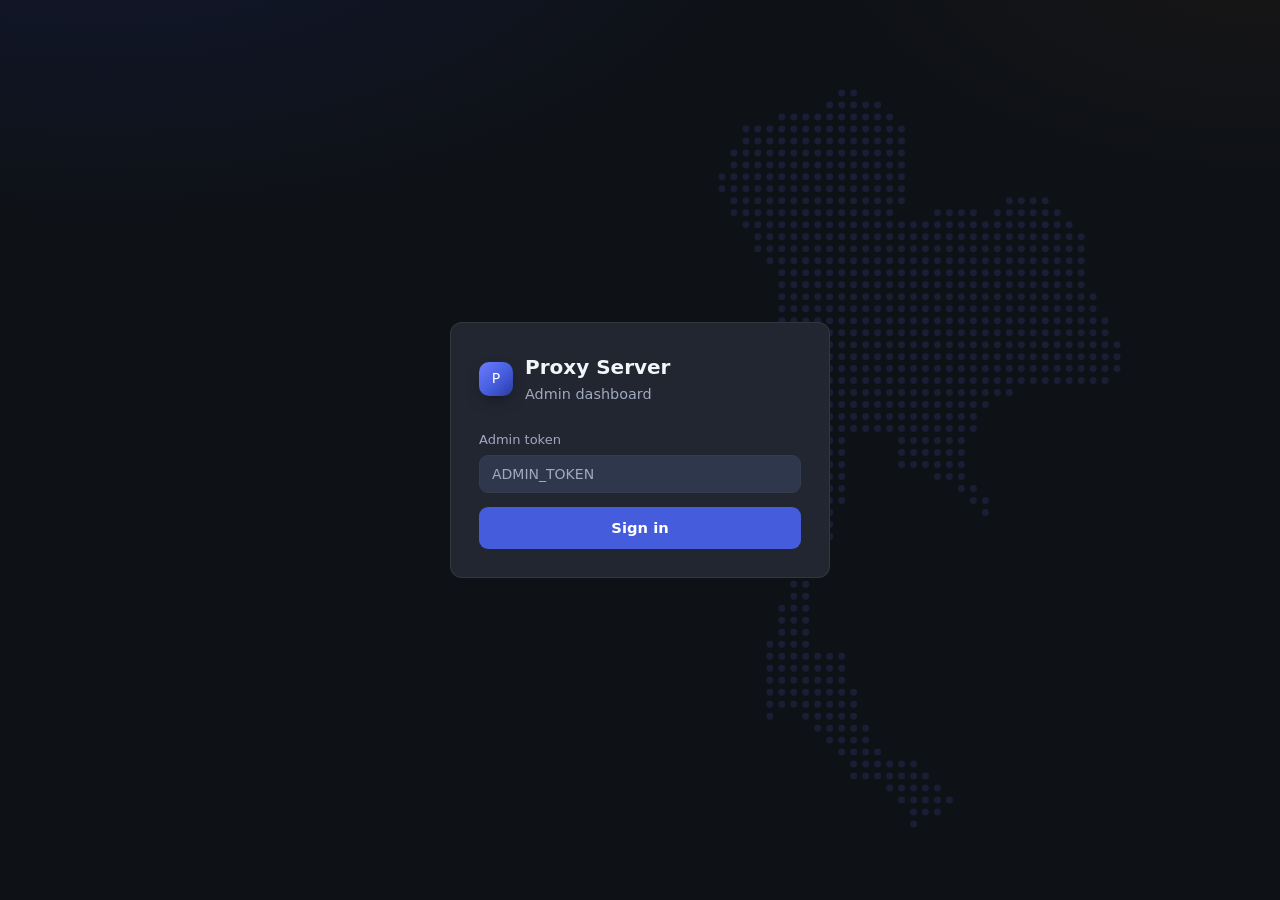
<file: admin-api/dashboard/index.html>
<!doctype html>
<html lang="en">
<head>
<meta charset="UTF-8" />
<meta name="viewport" content="width=device-width, initial-scale=1.0" />
<meta name="robots" content="noindex,nofollow" />
<title>Proxy Server Dashboard</title>
<link rel="icon" href="data:image/svg+xml,%3Csvg xmlns='http://www.w3.org/2000/svg' viewBox='0 0 64 64'%3E%3Cdefs%3E%3ClinearGradient id='g' x1='0' y1='0' x2='1' y2='1'%3E%3Cstop offset='0' stop-color='%236d7cff'/%3E%3Cstop offset='1' stop-color='%232b3aa0'/%3E%3C/linearGradient%3E%3C/defs%3E%3Crect width='64' height='64' rx='16' fill='url(%23g)'/%3E%3Cpath d='M22 46V18h12a9 9 0 0 1 0 18H22' fill='none' stroke='%23fff' stroke-width='6' stroke-linecap='round' stroke-linejoin='round'/%3E%3C/svg%3E" />
<style>
  :root{
    color-scheme:dark;
    --bg:#0E1116; --panel:#222631; --panel2:#2F374C; --line:#343c50;
    --fg:#F2F5FA; --muted:#A0A9C0; --accent:#8595E8; --primary:#455DDC; --ok:#43D1A7; --warn:#FF862E; --bad:#F96589;
    --r:12px;
  }
  *{box-sizing:border-box}
  /* Thai-capable system fonts named first (device names, notes and the customer
   * message are Thai); line-height 1.5 keeps Thai vowels and tone marks clear */
  body{margin:0;background:var(--bg);color:var(--fg);font-family:"Segoe UI","Leelawadee UI","Noto Sans Thai","Sarabun",Thonburi,ui-sans-serif,system-ui,-apple-system,Roboto,sans-serif;font-size:14px;line-height:1.5}
  a{color:var(--accent);text-decoration:none}
  /* login */
  #login{min-height:100vh;display:flex;align-items:center;justify-content:center}
  .card{background:var(--panel);border:1px solid var(--line);border-radius:var(--r);padding:24px}
  #login .card{width:340px}
  h1{font-size:1.25rem;margin:0 0 4px} .sub{color:var(--muted);font-size:.9rem;margin-bottom:18px}
  input,select,textarea{width:100%;font-family:inherit;background:var(--panel2);border:1px solid var(--line);color:var(--fg);border-radius:9px;padding:10px 12px;font-size:.95rem;margin-top:4px}
  label{font-size:.8rem;color:var(--muted)}
  button{background:var(--accent);color:#fff;border:none;border-radius:9px;padding:10px 16px;font-weight:600;cursor:pointer;font-size:.92rem}
  button.sec{background:var(--panel2);border:1px solid var(--line);color:var(--fg)}
  button.danger{background:var(--bad)}
  button:hover{filter:brightness(1.08)}
  /* app layout */
  #app{display:none;grid-template-columns:220px 1fr;min-height:100vh}
  aside{background:var(--panel);border-right:1px solid var(--line);padding:18px 14px;display:flex;flex-direction:column;gap:4px}
  .brand{font-weight:700;font-size:1.05rem;padding:6px 10px 16px}
  .brand small{display:block;color:var(--muted);font-weight:400;font-size:.72rem;margin-top:2px}
  nav a{display:block;padding:9px 12px;border-radius:8px;color:var(--muted);cursor:pointer}
  nav a.active,nav a:hover{background:var(--panel2);color:var(--fg)}
  .spacer{flex:1}
  main{padding:26px 30px;overflow:auto}
  .head{display:flex;justify-content:space-between;align-items:center;margin-bottom:20px}
  .head h2{margin:0;font-size:1.3rem}
  .cards{display:grid;grid-template-columns:repeat(auto-fit,minmax(170px,1fr));gap:14px;margin-bottom:24px}
  .stat{background:var(--panel);border:1px solid var(--line);border-radius:var(--r);padding:16px}
  .stat .k{color:var(--muted);font-size:.78rem;text-transform:uppercase;letter-spacing:.04em}
  .stat .v{font-size:1.7rem;font-weight:700;margin-top:6px}
  .stat .v small{font-size:.9rem;color:var(--muted);font-weight:400}
  table{width:100%;border-collapse:collapse;background:var(--panel);border:1px solid var(--line);border-radius:var(--r);overflow:hidden}
  th,td{text-align:left;padding:11px 14px;border-bottom:1px solid var(--line);font-size:.88rem}
  th{color:var(--muted);font-weight:600;font-size:.76rem;text-transform:uppercase;letter-spacing:.03em}
  tr:last-child td{border-bottom:none}
  .pill{display:inline-block;padding:2px 9px;border-radius:999px;font-size:.74rem;font-weight:600}
  .pill.ok{background:rgba(53,214,164,.15);color:var(--ok)} .pill.bad{background:rgba(255,92,108,.15);color:var(--bad)}
  .pill.warn{background:rgba(255,176,32,.15);color:var(--warn)} .pill.off{background:var(--panel2);color:var(--muted)}
  .mono{font-family:ui-monospace,Menlo,Consolas,monospace;font-size:.82rem}
  .row-actions{white-space:nowrap}
  .row-actions button{padding:5px 10px;font-size:.78rem;margin-left:6px}
  button.more{padding:5px 8px;min-width:32px;line-height:1;vertical-align:middle}
  button.more svg{display:block}
  /* health cell: uptime, then a RAM and a CPU meter; amber when a board is close to the edge */
  td.health{min-width:190px}
  .meter{display:grid;grid-template-columns:30px 60px 1fr;gap:6px;align-items:center;font-size:.78rem;margin-top:3px;white-space:nowrap}
  .meter .k{color:var(--muted)} .meter .bar{height:6px;border-radius:3px;background:var(--panel2);overflow:hidden}
  .meter .bar i{display:block;height:100%;background:var(--accent);border-radius:3px}
  .meter.warn .bar i{background:var(--warn)} .meter.warn .v{color:var(--warn)}
  td.health.muted .meter .bar i{background:var(--muted)} td.health.muted .meter.warn .v{color:var(--muted)}
  .micro{font-size:.76rem}
  /* row menu: one shared popover (fixed, so the table's overflow:hidden cannot clip it);
   * destructive items sit last, after a separator, in red text */
  #rowmenu{position:fixed;z-index:30;min-width:184px;background:var(--panel);border:1px solid var(--line);border-radius:10px;padding:6px;box-shadow:0 10px 30px rgba(0,0,0,.45)}
  #rowmenu[hidden]{display:none}
  #rowmenu button{display:block;width:100%;text-align:left;background:none;border:none;color:var(--fg);padding:9px 12px;border-radius:7px;font-weight:500;font-size:.88rem;min-height:36px}
  #rowmenu button:hover,#rowmenu button:focus-visible{background:var(--panel2);outline:none;filter:none}
  #rowmenu button:focus-visible{box-shadow:inset 0 0 0 2px var(--accent)}
  #rowmenu .sep{height:1px;background:var(--line);margin:6px 4px}
  #rowmenu button.danger{color:var(--bad)}
  @media (pointer:coarse){ .row-actions button,#rowmenu button{min-height:44px} }
  .toolbar{display:flex;gap:10px;margin-bottom:14px;flex-wrap:wrap}
  .modal-bg{display:none;position:fixed;inset:0;background:rgba(0,0,0,.6);align-items:center;justify-content:center;z-index:10}
  .modal{background:var(--panel);border:1px solid var(--line);border-radius:var(--r);padding:22px;width:380px}
  .modal h3{margin:0 0 14px}
  .modal.wide{width:460px;max-width:94vw}
  /* connection sheet: one row per field, each with its own copy button */
  .copyrow{display:grid;grid-template-columns:88px 1fr auto;gap:8px;align-items:center;padding:7px 0;border-bottom:1px solid var(--line)}
  .copyrow .k{color:var(--muted);font-size:.82rem}
  .copyrow .v{font-family:ui-monospace,Menlo,Consolas,monospace;font-size:.9rem;word-break:break-all;user-select:all}
  .copyrow button{padding:4px 10px;font-size:.8rem;min-height:30px}
  .msgcard{margin-top:14px;background:var(--panel2);border:1px solid var(--line);border-radius:var(--r);padding:12px}
  .msgcard pre{margin:0 0 10px;white-space:pre-wrap;font-family:ui-monospace,Menlo,Consolas,monospace;font-size:.84rem;line-height:1.55;user-select:all}
  /* assign picker: a listbox of boards; the recommended one is preselected */
  .pick-list{display:flex;flex-direction:column;gap:6px;max-height:52vh;overflow:auto;margin:10px 0}
  .pick{display:grid;grid-template-columns:1fr auto;gap:4px 10px;padding:10px 12px;border:1px solid var(--line);border-radius:10px;background:var(--panel2);cursor:pointer}
  .pick:focus-visible{outline:2px solid var(--accent);outline-offset:2px}
  .pick[aria-selected="true"]{border-color:var(--accent);box-shadow:inset 0 0 0 1px var(--accent);background:rgba(75,159,255,.08)}
  .pick[aria-disabled="true"]{opacity:.55;cursor:not-allowed}
  .pick .t{font-weight:600} .pick .s{color:var(--muted);font-size:.8rem;grid-column:1/-1}
  .pick .why{color:var(--warn);font-size:.8rem;grid-column:1/-1}
  .pick .meta{text-align:right;font-size:.8rem;color:var(--muted);white-space:nowrap}
  .toggle{display:flex;gap:8px;align-items:flex-start;font-size:.84rem;color:var(--muted);cursor:pointer;line-height:1.4}
  .toggle input{width:auto;margin:3px 0 0;flex:none} .toggle span{flex:1;min-width:0}
  /* transient confirmations (3 s), never a blocking alert */
  #toast{position:fixed;left:50%;bottom:28px;transform:translate(-50%,16px);background:var(--panel);color:var(--fg);border:1px solid var(--line);border-left:1px solid var(--ok);border-radius:10px;padding:10px 16px;font-size:.9rem;opacity:0;pointer-events:none;transition:opacity .18s,transform .18s;z-index:20;max-width:92vw}
  #toast.show{opacity:1;transform:translate(-50%,0)} #toast.err{border-left-color:var(--bad)}
  @media (prefers-reduced-motion:reduce){#toast{transition:none}}
  .field.inline label{display:flex;gap:8px;align-items:center}
  .field.inline input{width:auto;margin:0}
  button.link{background:none;border:none;padding:0;color:var(--muted);font-weight:400;cursor:pointer;font-size:inherit;text-decoration:underline}
  button:focus-visible,input:focus-visible,select:focus-visible,textarea:focus-visible,a:focus-visible{outline:2px solid var(--accent);outline-offset:2px}
  .field{margin-bottom:12px}
  .err{color:var(--bad);font-size:.85rem;margin-top:8px;min-height:1em}
  .muted{color:var(--muted)} .right{text-align:right}
  .banner{background:rgba(75,159,255,.12);border:1px solid rgba(75,159,255,.35);border-radius:9px;padding:10px 14px;margin-bottom:16px;font-size:.88rem}
  @media(max-width:720px){#app{grid-template-columns:1fr}aside{flex-direction:row;overflow:auto}main{padding:18px}}
  /* Phase 2: a quiet fleet console. Slot identities and live instruments lead;
     indigo selects actions, semantic colours describe actual state. */
  body{font-size:14px;line-height:1.6}
  button{background:var(--primary);min-height:36px;font-family:inherit;line-height:1.5;transition:background .15s}
  button:hover{filter:none;background:#384fcb} button.sec:hover{background:#3a445d}
  button:disabled{opacity:.55;cursor:not-allowed} button.danger{background:#D9224F}
  input,select,textarea{font-size:14px} input::placeholder,textarea::placeholder{color:var(--muted);opacity:1} label,.micro{font-size:13px}
  a:hover{text-decoration:underline} .brand{display:flex;gap:10px;align-items:center;padding:8px 10px 30px;line-height:1.35}
  .brand-mark{display:grid;place-items:center;width:34px;height:34px;border-radius:10px;background:var(--primary);color:white;flex:none}
  .brand small{font-size:12px}.ic{width:18px;height:18px;fill:none;stroke:currentColor;stroke-width:1.7;stroke-linecap:round;stroke-linejoin:round;vertical-align:-3px}
  #app{grid-template-columns:216px minmax(0,1fr)} aside{padding:26px 14px;position:sticky;top:0;height:100dvh;gap:6px}
  nav a{display:flex;align-items:center;gap:12px;padding:11px 14px;border-radius:10px;font-size:14px}
  nav a.active{background:#2b3455;color:#b3bfff}nav a.active:hover{text-decoration:none}
  aside .utility{display:flex;flex-direction:column;gap:3px;border-top:1px solid var(--line);padding-top:16px;font-size:13px}
  main{padding:32px;min-width:0;overflow:visible}#view{max-width:1640px;margin:auto}
  .head{gap:16px;flex-wrap:wrap;margin-bottom:24px}.head h2{font-size:25px;font-weight:600;letter-spacing:-.02em;line-height:1.3}
  .head .intro{color:var(--muted);margin:5px 0 0;font-size:13px}.head-actions{display:flex;gap:8px;align-items:center;flex-wrap:wrap}
  .updated{font-size:12px;color:var(--muted)} .updated.stale{color:var(--warn)}
  .toolbar{gap:10px;align-items:center;margin-bottom:16px}.toolbar input{max-width:380px;margin:0}.toolbar select{width:auto;max-width:200px;margin:0}.result-count{margin-left:auto;color:var(--muted);font-size:13px}
  .cards{grid-template-columns:repeat(4,minmax(0,1fr));gap:16px;margin-bottom:16px}
  .stat{padding:20px;border:0;box-shadow:inset 0 1px rgba(255,255,255,.04);min-width:0}.stat .k{font-size:13px;text-transform:none;letter-spacing:0;color:var(--muted)}
  .stat .v{font-size:32px;font-weight:600;line-height:1.35;margin:12px 0 8px;font-variant-numeric:tabular-nums;letter-spacing:-.02em}.stat .v small{font-size:16px}
  .stat .detail{font-size:12px;color:var(--muted)}.kpi-title{display:flex;justify-content:space-between;align-items:center}.kpi-title .ic{color:var(--accent)}
  .opbar{display:flex;gap:22px;flex-wrap:wrap;padding:14px 0 22px;font-size:13px;color:var(--muted)}.opbar strong{color:var(--fg);font-weight:500}
  .dashboard-grid{display:grid;grid-template-columns:minmax(0,1.65fr) minmax(260px,1fr);gap:20px;align-items:start}.panel{background:var(--panel);border-radius:14px;padding:22px;min-width:0;box-shadow:inset 0 1px rgba(255,255,255,.04)}
  .panel-head{display:flex;justify-content:space-between;align-items:center;gap:12px;margin-bottom:18px}.panel-head h3{font-size:15px;font-weight:600;margin:0}.panel-head span{font-size:12px;color:var(--muted)}
  .section-space{margin-top:20px}.feed{margin:0;padding:0;list-style:none}.feed li{padding:14px 0;border-top:1px solid var(--line);display:flex;gap:12px;align-items:flex-start}.feed li:first-child{border:0;padding-top:0}.feed li:last-child{padding-bottom:0}.feed .msg{flex:1;min-width:0;font-size:13px;overflow-wrap:anywhere}.feed .msg small{display:block;color:var(--muted);font-size:12px;margin-top:4px}.feed .dot{height:7px;width:7px;border-radius:50%;background:var(--accent);margin-top:7px;flex:none}.feed .dot.warn{background:var(--warn)}.feed .dot.critical,.feed .dot.error{background:var(--bad)}
  .fleet-strip{display:flex;gap:16px;flex-wrap:wrap;font-size:12px;color:var(--muted);margin:12px 0 0}.fleet-strip i{display:inline-block;width:6px;height:6px;background:var(--ok);border-radius:50%;margin-right:6px}
  .pill{font-size:12px;padding:3px 8px;line-height:1.5;white-space:normal}.pill.ok{background:#274144;color:var(--ok)}.pill.warn{background:#453531;color:var(--warn)}.pill.bad{background:#442839;color:var(--bad)}.pill.off{background:#2F374C;color:#C3CBDC}.pill.info{background:#352B4F;color:#B67EF4}
  .table-wrap{width:100%;overflow:auto;overscroll-behavior-x:contain}table{border:0;border-collapse:separate;border-spacing:0 8px;background:transparent;overflow:visible}
  th{text-transform:none;letter-spacing:0;font-size:12px;border:0;padding:4px 14px;color:var(--muted);font-weight:500}
  td{padding:15px 14px;border:0;background:var(--panel);font-size:13px;vertical-align:top}td:first-child{border-radius:12px 0 0 12px}td:last-child{border-radius:0 12px 12px 0}
  tbody tr:hover td{background:#272d3a}tbody tr:focus-within td{box-shadow:inset 0 1px var(--accent),inset 0 -1px var(--accent)}
  td.device-cell{min-width:174px}.device-title{font-size:14px;font-weight:600;color:var(--fg)}.device-id{display:flex;gap:8px;align-items:center;margin-bottom:4px}.slot-tag{display:grid;place-items:center;color:#b3bfff;background:#303852;width:30px;height:30px;border-radius:8px;font:500 13px ui-monospace,monospace;flex:none}
  .subline{color:var(--muted);font-size:12px;margin-top:4px}.mono{font-size:12px}.row-actions{white-space:nowrap}.row-actions button{min-height:32px;font-size:12px;margin-left:0}.row-actions{display:flex;gap:6px}.health{font-variant-numeric:tabular-nums}td.health{min-width:178px}.meter{grid-template-columns:30px 48px 1fr;font-size:12px;gap:5px}
  .seatbar,.usagebar{height:5px;border-radius:3px;background:var(--panel2);margin:8px 0;overflow:hidden;max-width:135px}.seatbar i,.usagebar i{display:block;height:100%;background:var(--accent);border-radius:3px}.usagebar.over i{background:var(--warn)}
  .score{display:flex;align-items:center;gap:7px;margin-top:8px;font-size:12px;color:var(--muted)}.segments{display:flex;gap:2px}.segments i{display:block;width:4px;height:11px;background:var(--panel2);border-radius:2px}.segments i.on{background:var(--ok)}.score.warn .on{background:var(--warn)}.score.bad .on{background:var(--bad)}
  .empty{padding:26px 12px;color:var(--muted);font-size:13px;line-height:1.7}.empty strong{color:var(--fg);display:block;font-weight:500}.err:empty{display:none}.skeleton{height:180px;background:var(--panel);border-radius:14px;opacity:.65}
  .legend{display:flex;gap:18px;color:var(--muted);font-size:12px;margin:0 0 16px}.legend .legend-unit{margin-left:auto}.chart .cap-line{stroke:var(--warn);stroke-width:1.5;stroke-dasharray:6 4}.chart .cap-label{fill:var(--warn)}
  .user-summary{display:flex;flex-wrap:wrap;align-items:center;gap:8px;margin:0 0 14px}.summary-chip{display:inline-flex;align-items:center;gap:8px;min-height:40px;padding:6px 14px;border-radius:999px;border:1px solid var(--line);background:var(--panel);color:var(--fg);font-size:13px;font-weight:500}.summary-chip:hover{background:#272d3a}.summary-chip[aria-pressed="true"]{border-color:var(--accent);background:#2b3350}.summary-count{font-weight:700;font-variant-numeric:tabular-nums}.summary-chip.ok .summary-count{color:var(--ok)}.summary-chip.warn .summary-count{color:var(--warn)}.summary-chip.bad .summary-count{color:var(--bad)}.summary-chip.off .summary-count{color:var(--muted)}.summary-live{margin-left:auto;color:var(--muted);font-size:13px;font-variant-numeric:tabular-nums}
  .live-dot{display:inline-block;width:8px;height:8px;margin-right:6px;border-radius:50%;background:var(--ok);vertical-align:middle;box-shadow:0 0 0 3px rgba(67,209,167,.18)}.live-dot.idle{background:var(--muted);box-shadow:none;opacity:.6}.legend i{display:inline-block;height:3px;width:16px;margin-right:6px;vertical-align:middle;background:var(--series-1)}.legend .second{background:var(--series-2)}
  .chart{width:100%;display:block;max-height:240px}.chart .grid{stroke:#3b4252;stroke-width:1}.chart text{fill:var(--muted);font:var(--chart-label-size,12px) 'Segoe UI',sans-serif}.chart:focus-visible{outline:2px solid var(--accent);outline-offset:4px}.chart-readout{font-size:12px;min-height:24px;color:var(--muted)}.chart-table{font-size:12px;color:var(--muted);margin-top:12px}.chart-table summary{cursor:pointer;padding:6px 0}.chart-table .table-summary{margin:2px 0 10px;color:var(--fg)}.chart-table .table-wrap{width:fit-content;max-width:100%;max-height:320px;border:1px solid var(--line);border-radius:10px}.chart-table table{width:auto;min-width:min(100%,440px);border-spacing:0;font-variant-numeric:tabular-nums}.chart-table th,.chart-table td{padding:6px 14px;border-radius:0;white-space:nowrap;background:transparent}.chart-table thead th{position:sticky;top:0;z-index:1;background:var(--panel);border-bottom:1px solid var(--line)}.chart-table td{color:var(--fg)}.chart-table .num{text-align:right}.chart-table tr.day th{padding-top:12px;font-size:11px;text-transform:uppercase;letter-spacing:.05em;color:var(--muted);text-align:left}.chart-table tr.gap td{color:var(--muted);font-style:italic}.chart-table tbody tr[data-i]:hover td{background:#272d3a}.chart-table tbody tr.gap:hover td,.chart-table tbody tr.day:hover th{background:transparent}.spark{display:block;width:100%;height:28px;margin-top:12px}.delta{font-size:12px;color:var(--muted)}
  .modal-bg{z-index:50;padding:16px}.modal{max-height:90dvh;overflow:auto;max-width:100%;box-shadow:0 24px 48px -12px rgba(0,0,0,.7)}.modal .right{display:flex;gap:8px;justify-content:flex-end}.modal .right button{margin:0}
  #rowmenu{z-index:80;max-height:calc(100dvh - 16px);overflow:auto}#toast{z-index:100;border-left:1px solid var(--ok)}#toast.err{border-left-color:var(--bad)}
  #ddrawer{position:fixed;inset:0;z-index:35;background:rgba(0,0,0,.5);display:flex;justify-content:flex-end}#ddrawer[hidden]{display:none}.drawer-sheet{background:var(--bg);width:640px;max-width:100%;height:100dvh;display:flex;flex-direction:column;box-shadow:-16px 0 48px rgba(0,0,0,.3)}.drawer-head{padding:22px 26px;border-bottom:1px solid var(--line);display:flex;gap:12px;align-items:flex-start;background:var(--panel)}.drawer-head h2{margin:0;font-size:20px;line-height:1.4;overflow-wrap:anywhere}.drawer-head .identity{flex:1;min-width:0}.drawer-body{padding:24px 26px;overflow:auto;overscroll-behavior:contain}.drawer-section{border-bottom:1px solid var(--line);padding:0 0 24px;margin-bottom:24px}.drawer-section h3{font-size:14px;margin:0 0 14px}.drawer-section:last-child{border:0}.drawer-actions{display:flex;gap:8px;flex-wrap:wrap;margin-top:14px}.facts{display:grid;grid-template-columns:minmax(110px,.7fr) minmax(0,1fr);gap:10px 16px;font-size:13px;margin:0}.facts dt{color:var(--muted)}.facts dd{margin:0;overflow-wrap:anywhere}.drawer-health .meter{grid-template-columns:45px minmax(80px,1fr) 1fr}.drawer-health .micro{font-size:12px}.danger-zone h3{color:var(--bad)}.reason-list{color:var(--muted);padding-left:18px;font-size:13px}
  @media(min-width:1450px){main{padding:36px 42px}td{padding:17px 16px}}
  @media(max-width:1100px){main{padding:24px 20px}#app{grid-template-columns:184px minmax(0,1fr)}aside{padding:24px 10px}.cards{gap:10px}.stat{padding:16px}.stat .v{font-size:28px}.dashboard-grid{grid-template-columns:minmax(0,1fr)}.row-actions button{padding:5px 8px}}
  @media(max-width:720px){#app{grid-template-columns:minmax(0,1fr)}aside{position:fixed;inset:auto 0 0;height:auto;z-index:25;padding:6px 8px calc(6px + env(safe-area-inset-bottom));border:0;border-top:1px solid var(--line);overflow:visible;flex-direction:row;background:var(--panel)}.brand,aside .spacer,aside .utility{display:none}nav{display:flex;width:100%;justify-content:space-around}nav a{flex:1;flex-direction:column;gap:3px;padding:7px 2px;font-size:12px;min-height:48px}nav a.active{background:transparent;color:#b3bfff}main{padding:22px 16px calc(96px + env(safe-area-inset-bottom))}.head{gap:12px;margin-bottom:20px}.head h2{font-size:23px}.head-actions{width:100%;justify-content:space-between}.cards{grid-template-columns:repeat(2,minmax(0,1fr));gap:10px}.stat{padding:16px}.stat .v{font-size:28px}.stat .v small{font-size:13px}.dashboard-grid{gap:16px}.panel{padding:18px}.opbar{gap:10px 20px;font-size:12px}.toolbar input{max-width:none;flex:1;min-width:160px}.toolbar select{max-width:130px}.result-count{width:100%;margin:0}.table-wrap{overflow:visible}table,tbody{display:block;width:100%}.fleet-table thead,.users-table thead{position:absolute;width:1px;height:1px;overflow:hidden;clip-path:inset(50%)}.fleet-table tbody tr,.users-table tbody tr{display:grid;grid-template-columns:minmax(0,1fr) auto;gap:14px 12px;padding:16px;background:var(--panel);border-radius:12px;margin-bottom:10px}.fleet-table td,.users-table td{display:block;background:transparent!important;padding:0;min-width:0!important;border-radius:0!important;box-shadow:none!important}.fleet-table td:nth-child(1){grid-column:1;grid-row:1}.fleet-table td:nth-child(2){grid-column:2;grid-row:1}.fleet-table td:nth-child(3){grid-column:1;grid-row:2}.fleet-table td:nth-child(4),.fleet-table td:nth-child(5),.fleet-table td:nth-child(6){display:none}.fleet-table td:nth-child(7){grid-column:2;grid-row:2;align-self:end}.users-table td:nth-child(1){grid-column:1;grid-row:1}.users-table td:nth-child(2){grid-column:2;grid-row:1}.users-table td:nth-child(3){display:none}.users-table td:nth-child(4){grid-column:1/-1}.users-table td:nth-child(5){grid-column:1;grid-row:3}.users-table td:nth-child(6){grid-column:1/-1}.users-table td:nth-child(7){grid-column:2;grid-row:3}.users-table .row-actions{flex-wrap:wrap;justify-content:flex-end}.device-id{align-items:flex-start}.device-title{font-size:14px}.device-cell .mono{overflow-wrap:anywhere}.row-actions{gap:6px}.row-actions button,button.more{min-height:44px;min-width:44px}.drawer-sheet{width:100%}.drawer-head{padding:20px 16px}.drawer-body{padding:22px 16px}.facts{grid-template-columns:105px minmax(0,1fr);gap:10px}.drawer-head button{padding:6px 10px}#toast{bottom:90px}.modal-bg{padding:12px}.modal{width:100%!important;max-height:88dvh;padding:20px}.copyrow{grid-template-columns:64px minmax(0,1fr) auto;gap:6px}.chart-table{overflow:auto}.chart-table table{display:table}.chart-table tbody{display:table-row-group}.chart-table td{display:table-cell}.chart-table tr{display:table-row}}
  @media(pointer:coarse){button,.row-actions button,#rowmenu button{min-height:44px}button.link{min-height:44px;padding:8px 0}}
  @media(prefers-reduced-motion:reduce){*,*::before,*::after{transition:none!important;scroll-behavior:auto!important}}
  @media(forced-colors:active){.pill,.segments i,.seatbar,.usagebar{border:1px solid CanvasText}.chart polyline{stroke:CanvasText}.chart .series-down{stroke-dasharray:6 4}}
  tr[hidden]{display:none!important}
  .device-title,.users-table td:first-child{overflow-wrap:anywhere}.users-table .subline{font-size:13px}
  .isp-brand{display:inline-flex;align-items:center;gap:8px;max-width:100%;margin-top:6px;color:var(--muted);font-size:13px}
  .isp-logo{display:block;width:58px;height:25px;object-fit:contain;flex:none}
  .isp-logo[hidden]{display:none}
  .isp-brand[data-isp="true"] .isp-logo,.isp-brand[data-isp="nt"] .isp-logo{background:#fff;border-radius:4px;padding:3px}
  .health-hint{max-width:230px;font-size:13px;line-height:1.6;margin-top:4px;color:var(--muted)}
  .health-hint button{margin-top:6px}
  .row-actions{flex-wrap:wrap;white-space:normal}.row-actions .assign-board{min-height:44px;padding:8px 14px;font-size:13px;white-space:nowrap}
  .user-device{display:grid;justify-items:start;gap:12px;min-width:140px;max-width:260px}.user-device-info{display:grid;gap:2px;overflow-wrap:anywhere;min-width:0}.user-device-info .subline{margin:0}
  button.user-assignment{display:inline-flex;align-items:center;justify-content:center;min-height:44px;padding:8px 14px;font-size:13px;white-space:nowrap;text-decoration:none}
  .drawer-sheet{width:1440px;max-width:calc(100% - 32px);min-height:0;overflow:hidden}.drawer-head{flex:none;padding:16px 24px;align-items:center}.drawer-head .identity{overflow-wrap:anywhere}.drawer-head button{min-height:44px}
  .editor-tabs button{background:transparent;color:var(--muted);font-size:12px;font-weight:500;min-height:44px;padding:8px 4px;border-radius:8px}
  .editor-tabs button[aria-selected="true"]{background:#303852;color:var(--fg)}
  .editor-tabs button:hover{background:var(--panel2);color:var(--fg)}
  .drawer-body{flex:1;min-height:0;padding:16px;display:grid;grid-template-columns:repeat(3,minmax(0,1fr));gap:12px;align-items:start;overflow-x:hidden;overflow-y:auto;scrollbar-width:none}
  .drawer-column{display:grid;gap:12px;min-width:0}.device-routing{font-size:12px;line-height:1.6;color:var(--fg);margin-top:4px}
  .drawer-body::-webkit-scrollbar,#dmodal .modal::-webkit-scrollbar{display:none}
  .drawer-section{border:1px solid var(--line);border-radius:12px;background:var(--panel);margin:0;padding:14px;min-width:0}.drawer-section h3{font-size:14px;margin:0 0 12px}.drawer-section .facts{grid-template-columns:minmax(105px,.8fr) minmax(0,1fr);gap:8px 12px}.drawer-section .subline{line-height:1.6}.drawer-section .reason-list{margin-bottom:0}.drawer-section .drawer-actions{margin-top:12px}.drawer-section p:last-child{margin-bottom:0}.drawer-health{margin-top:12px}.drawer-section .meter{grid-template-columns:32px minmax(24px,1fr) minmax(0,1.5fr);white-space:normal}.drawer-body:focus-visible{outline:2px solid var(--accent);outline-offset:-2px}
  .pager{display:flex;align-items:center;justify-content:space-between;gap:8px;margin-top:16px;color:var(--muted);font-size:12px}.pager button{min-height:44px;padding:8px 12px}
  .editor-tabs{display:flex;gap:4px;border-bottom:1px solid var(--line);margin-bottom:18px;padding-bottom:8px}.editor-tabs button{flex:1}
  #dmodal .modal{width:520px;scrollbar-width:none}#dmodal .field-grid{display:grid;grid-template-columns:1fr 1fr;gap:0 14px}
  #dmodal .editor-panel[hidden]{display:none}#dmodal .subline{font-size:12px}#dmodal .right{margin-top:18px}
  .assign-summary{margin:0 0 20px;color:var(--muted);font-size:13px}.assign-summary strong{color:var(--fg);font-weight:500}.assign-summary .pill{margin-top:8px}
  .assignment-help{font-size:13px;color:var(--muted);margin:12px 0 18px}.assignment-help a{cursor:pointer}
  #ntmodal .modal{width:560px;scrollbar-width:none}#ntmodal .modal::-webkit-scrollbar{display:none}.diagnostic-options{display:grid;grid-template-columns:1fr 1fr;gap:16px}.diagnostic-progress{margin:16px 0}.diagnostic-progress progress{display:block;width:100%;height:6px;accent-color:var(--accent);margin-top:10px}.diagnostic-progress progress[hidden]{display:none}.diagnostic-totals{padding-top:16px;border-top:1px solid var(--line);margin-top:16px}.diagnostic-streams{list-style:none;padding:0;margin:16px 0}.diagnostic-streams li{padding:12px 0;border-bottom:1px solid var(--line)}.diagnostic-streams li:last-child{border:0}.diagnostic-streams .stream-head{display:flex;justify-content:space-between;gap:12px}.diagnostic-streams p{margin:4px 0 0;font-size:12px;overflow-wrap:anywhere}#ntIdentity{overflow-wrap:anywhere;margin-bottom:16px}#ntmodal button{min-height:44px}
  @media(min-width:721px){.fleet-table{table-layout:fixed}.fleet-table th,.fleet-table td{padding-left:10px;padding-right:10px;overflow-wrap:anywhere}.fleet-table th:nth-child(1){width:20%}.fleet-table th:nth-child(2){width:13%}.fleet-table th:nth-child(3){width:13%}.fleet-table th:nth-child(4){width:15%}.fleet-table th:nth-child(5){width:19%}.fleet-table th:nth-child(6){width:11%}.fleet-table th:nth-child(7){width:9%}.fleet-table td.device-cell,.fleet-table td.health{min-width:0}.fleet-table .meter{grid-template-columns:28px minmax(20px,40px) minmax(0,1fr);white-space:normal}.fleet-table .health-hint{font-size:12px}.fleet-table .row-actions{flex-direction:column;align-items:stretch}.fleet-table .row-actions .more{align-self:flex-end}.fleet-table .device-id{gap:6px}.fleet-table .slot-tag{width:26px;height:30px}}
  @media(min-width:721px) and (max-width:1100px){.fleet-table .row-actions .assign-board{padding:8px 4px;font-size:12px}.fleet-table th:nth-child(1){width:19%}.fleet-table th:nth-child(5){width:18%}.fleet-table th:nth-child(7){width:11%}}
  @media(min-width:721px) and (max-width:1180px){
    .fleet-table,.fleet-table tbody{display:block;width:100%}.fleet-table thead{position:absolute;width:1px;height:1px;overflow:hidden;clip-path:inset(50%)}
    .fleet-table tbody tr{display:grid;grid-template-columns:minmax(0,1fr) minmax(0,1fr) minmax(0,1.1fr);gap:16px 20px;padding:20px;background:var(--panel);border-radius:12px;margin-bottom:12px}
    .fleet-table td{display:block;min-width:0;background:transparent!important;padding:0;border-radius:0!important;box-shadow:none!important}
    .fleet-table td:nth-child(1){grid-column:1;grid-row:1}.fleet-table td:nth-child(2){grid-column:2;grid-row:1}.fleet-table td:nth-child(3){grid-column:1;grid-row:2}.fleet-table td:nth-child(4){grid-column:2;grid-row:2}.fleet-table td:nth-child(5){grid-column:3;grid-row:1/3}.fleet-table td:nth-child(6){grid-column:1/3;grid-row:3}.fleet-table td:nth-child(7){grid-column:3;grid-row:3;align-self:end}
    .fleet-table td:nth-child(3)::before,.fleet-table td:nth-child(4)::before,.fleet-table td:nth-child(5)::before,.fleet-table td:nth-child(6)::before{display:block;color:var(--muted);font-size:12px;margin-bottom:6px}
    .fleet-table td:nth-child(3)::before{content:'Seats / capacity'}.fleet-table td:nth-child(4)::before{content:'Location / ISP'}.fleet-table td:nth-child(5)::before{content:'Health'}.fleet-table td:nth-child(6)::before{content:'Firmware'}
    .fleet-table .row-actions{flex-direction:row;flex-wrap:wrap;justify-content:flex-end}.fleet-table .row-actions .assign-board{padding:8px 14px;font-size:13px}.fleet-table .meter{grid-template-columns:30px 48px minmax(0,1fr);white-space:nowrap}.fleet-table .score{white-space:nowrap}.fleet-table .health-hint{max-width:none}.fleet-table .device-id{gap:8px}
  }
  @media(min-width:721px) and (max-width:900px){.fleet-table tbody tr{grid-template-columns:minmax(0,1fr) minmax(0,1fr)}.fleet-table td:nth-child(5){grid-column:1;grid-row:3}.fleet-table td:nth-child(6){grid-column:2;grid-row:3}.fleet-table td:nth-child(7){grid-column:1/-1;grid-row:4}.fleet-table .row-actions{justify-content:flex-start}}
  @media(min-width:721px) and (max-width:1100px){.drawer-body{grid-template-columns:repeat(2,minmax(0,1fr))}.drawer-column:last-child{grid-column:1/-1;grid-template-columns:repeat(2,minmax(0,1fr))}}
  @media(max-width:720px){.drawer-sheet{max-width:100%}.drawer-head{padding:16px;gap:8px;flex-wrap:wrap}.drawer-head .identity{flex-basis:100%}.drawer-head h2{font-size:18px}.drawer-head #ddClose{margin-left:auto}.drawer-body{padding:16px;grid-template-columns:minmax(0,1fr)}.drawer-section{padding:16px}.fleet-table tbody tr{grid-template-columns:minmax(0,1fr) minmax(96px,auto)}.fleet-table td:nth-child(7){grid-column:1/-1;grid-row:3}.fleet-table td:nth-child(7) .row-actions{justify-content:space-between}.fleet-table .assign-board{min-width:130px}.fleet-table td:nth-child(3){grid-column:1/-1}.row-actions .assign-board{min-height:44px}#dmodal .field-grid{gap:0 10px}}
  .button-link{display:inline-flex;align-items:center;justify-content:center;min-height:44px;padding:10px 16px;border-radius:9px;background:var(--primary);color:var(--fg);font-weight:600}.button-link.sec{background:var(--panel2)}
  .sales-nav{display:flex;gap:8px;flex-wrap:wrap;margin:0 0 20px}.sales-nav a{padding:10px 14px;min-height:44px;border-radius:9px;color:var(--muted)}.sales-nav a[aria-current]{background:var(--panel2);color:var(--fg)}
  #salesReadiness{margin-bottom:18px}.sales-fields{display:grid;grid-template-columns:repeat(3,minmax(0,1fr));gap:16px;margin:18px 0}.sales-editor{margin:0 0 24px}.sales-editor h3{margin:0}.sales-editor label{display:block}.sales-check{display:flex!important;gap:10px;align-items:center;margin-top:16px}.sales-check input{width:18px;min-width:18px;height:18px;margin:0}.sales-editor button,.commerce-table button{min-height:44px}.sales-editor textarea{margin-bottom:12px}.review-data{white-space:pre-wrap;overflow-wrap:anywhere;background:var(--bg);padding:16px;border-radius:9px}.commerce-table td{overflow-wrap:anywhere}.commerce-table td:last-child{white-space:normal}.commerce-table .subline{max-width:50ch}.user-history-button{padding:5px 0!important;min-height:32px;background:transparent!important;color:var(--accent);font-size:12px}.user-live{font-variant-numeric:tabular-nums}
  @media(max-width:900px){.sales-fields{grid-template-columns:repeat(2,minmax(0,1fr))}}
  @media(max-width:720px){.sales-fields{grid-template-columns:minmax(0,1fr)}.sales-nav{gap:2px}.sales-nav a{padding:10px;font-size:13px}.commerce-table thead{display:none}.commerce-table tr{display:block;background:var(--panel);padding:16px;border-radius:12px;margin-bottom:12px}.commerce-table td{display:grid;grid-template-columns:100px minmax(0,1fr);gap:12px;padding:10px 0;background:none;border:0}.commerce-table td::before{content:attr(data-label);color:var(--muted);font-size:12px}.commerce-table td>*{grid-column:2}.commerce-table .pill{width:fit-content}.commerce-table td .subline{margin-top:2px}.users-table td:nth-child(3){display:block;grid-column:1/-1}.user-history-button{min-height:44px!important}.sales-editor .toolbar{align-items:stretch}.sales-editor .toolbar button{flex:1}}
  .settings-layout{display:grid;grid-template-columns:minmax(280px,360px) minmax(0,1fr);gap:24px;align-items:start}.settings-layout h3{margin-top:0}.marketing-settings h3:not(:first-child){margin-top:32px;margin-bottom:8px}.marketing-settings label{display:block;margin:16px 0 8px}.marketing-grid{display:grid;grid-template-columns:repeat(2,minmax(0,1fr));gap:16px}.marketing-grid label{min-width:0}.marketing-settings input,.marketing-settings textarea,.marketing-settings select{width:100%;margin-top:8px}.marketing-settings textarea{resize:vertical;min-height:76px}.marketing-settings .sales-check{margin:20px 0}.marketing-settings .sales-check input{width:18px;margin:0}.marketing-status{display:flex;flex-wrap:wrap;align-items:center;gap:12px;margin-bottom:24px}.marketing-search-preview{margin:20px 0;padding:20px;background:var(--bg);border-radius:9px;overflow-wrap:anywhere}.marketing-search-preview strong{color:var(--accent);font-size:18px}.marketing-search-preview p{margin:8px 0;max-width:70ch}.marketing-settings .toolbar{flex-wrap:wrap}.console-settings p{line-height:1.7}.marketing-settings button{min-height:44px}.marketing-settings .subline{white-space:normal;line-height:1.6}
  @media(max-width:1100px){.settings-layout{grid-template-columns:minmax(0,1fr)}.console-settings{max-width:none}}
  @media(max-width:720px){.marketing-grid{grid-template-columns:minmax(0,1fr);gap:0}.settings-layout{gap:16px}.marketing-settings .toolbar>*{width:100%}.marketing-settings .toolbar .muted{width:auto}.marketing-status{align-items:flex-start}.marketing-search-preview{padding:16px}}
  /* 2026-10-23 · one visual family with the sales page: its wash, brand mark and fine edges.
     Operator surfaces stay tonal (no glow); indigo marks actions and selection, status colours mean
     state, gold marks the dedicated tier. --series-* are the validated chart steps (see SERIES). */
  :root{--edge:rgba(255,255,255,.075);--side:#131722;--series-1:#7184E2;--series-2:#B88A34;--gold:#F3C77A}
  body{background:radial-gradient(1100px 560px at 8% -14%,rgba(29,42,107,.32),transparent 62%),radial-gradient(760px 420px at 100% -8%,rgba(90,61,26,.14),transparent 60%),var(--bg);background-attachment:fixed}
  #app{background:linear-gradient(90deg,var(--side) 215px,var(--edge) 215px 216px,transparent 216px)}
  .ov-stack{display:grid;gap:20px;min-width:0}.tile-sub{display:flex;flex-wrap:wrap;align-items:center;gap:4px 8px;margin-top:4px}
  aside{background:var(--side);border-right:1px solid var(--edge)}
  .brand-mark{background:linear-gradient(135deg,#6d7cff,#455ddc 55%,#2b3aa0);box-shadow:0 6px 16px -6px rgba(0,0,0,.6)}
  nav a.active{background:rgba(69,93,220,.18);color:#c9d1ff} nav a:not(.active):hover{background:rgba(255,255,255,.04)} nav a:hover{text-decoration:none}
  .stat,.panel,.modal,.drawer-section,.card{border:1px solid var(--edge);box-shadow:none}
  .stat .v{font-variant-numeric:normal}.stat.warn .v{color:var(--warn)}.stat .detail a{font-weight:600}
  .head h2{font-size:26px;font-weight:650}
  .banner{background:rgba(69,93,220,.10);border-color:rgba(133,149,232,.28)}
  #login{position:relative;overflow:hidden}
  #login::before{content:"";position:absolute;inset:0;background:url(thailand-map.svg) no-repeat 84% 55%/auto 86vh;opacity:.14;pointer-events:none}
  #login .card{position:relative;width:min(380px,calc(100% - 32px));padding:28px}
  .login-brand{display:flex;gap:12px;align-items:center;margin-bottom:22px}.login-brand h1,.login-brand .sub{margin:0}
  /* Overview */
  .ov-range{display:inline-flex;gap:2px;padding:3px;border-radius:11px;background:var(--panel);border:1px solid var(--edge)}
  .ov-range button{background:transparent;color:var(--muted);min-height:34px;padding:6px 12px;border-radius:8px;font-weight:500;font-size:13px}
  .ov-range button:hover{background:rgba(255,255,255,.05);color:var(--fg)}
  .ov-range button[aria-pressed="true"]{background:#2b3455;color:#dfe3ff}
  #ov.is-updating{opacity:.6;transition:opacity .15s}
  .ov-group-title{display:flex;gap:10px;align-items:baseline;font-size:14px;font-weight:600;margin:0 0 12px}
  .ov-group-title span{font-size:12px;font-weight:400;color:var(--muted)}
  .ov-group+.ov-group{margin-top:8px}
  .ov-grid{display:grid;gap:20px;align-items:start}.ov-main{grid-template-columns:minmax(0,1.6fr) minmax(280px,1fr)}.ov-split{grid-template-columns:repeat(2,minmax(0,1fr))}
  .fleet-map-wrap{display:grid;place-items:center;padding:4px 0 8px;background:radial-gradient(240px 220px at 55% 45%,rgba(43,58,154,.22),transparent 70%)}
  .fleet-map{display:block;width:100%;max-width:290px;height:auto;max-height:420px;overflow:visible}
  .fleet-map .fleet-map-dots{stroke:#36428a;opacity:.9}
  .fleet-marker .hit{fill:transparent}.fleet-marker .ring{fill:none;stroke-width:1.5;opacity:.45}.fleet-marker .dot{stroke:var(--panel);stroke-width:2}
  .fleet-marker.ok .dot{fill:var(--ok)}.fleet-marker.ok .ring{stroke:var(--ok)}.fleet-marker.warn .dot{fill:var(--warn)}.fleet-marker.warn .ring{stroke:var(--warn)}
  .fleet-marker.bad .dot{fill:var(--bad)}.fleet-marker.bad .ring{stroke:var(--bad)}.fleet-marker.off .dot{fill:var(--panel);stroke:var(--muted)}.fleet-marker.off .ring{stroke:var(--muted);opacity:.25}
  .fleet-marker.approx .ring{stroke-dasharray:3 3;opacity:.85}
  .fleet-marker text{font:700 11px 'Segoe UI',sans-serif;fill:#0b0f1c;pointer-events:none}.fleet-marker.off text{fill:var(--fg)}
  .fleet-marker:hover .ring{opacity:.9}.fleet-marker:focus-visible{outline:none}.fleet-marker:focus-visible .ring{stroke:var(--fg);stroke-width:2.5;opacity:1}
  .fleet-legend{list-style:none;margin:8px 0 0;padding:0;display:flex;flex-wrap:wrap;gap:8px 16px;font-size:12px;color:var(--muted)}
  .fleet-legend strong{color:var(--fg);font-weight:600;margin-left:2px}
  .fleet-legend .key{display:inline-block;width:10px;height:10px;border-radius:50%;margin-right:6px;vertical-align:-1px}
  .key.ok{background:var(--ok)}.key.warn{background:var(--warn)}.key.bad{background:var(--bad)}.key.off{background:transparent;box-shadow:inset 0 0 0 2px var(--muted)}.key.approx{background:transparent;border:1.5px dashed var(--ok)}
  .fleet-tiles{display:grid;grid-template-columns:repeat(auto-fill,minmax(230px,1fr));gap:12px}
  .tile{display:grid;gap:10px;align-content:start;min-width:0;padding:14px;border-radius:12px;border:1px solid var(--edge);background:rgba(255,255,255,.02)}
  .tile.warn{border-color:rgba(255,134,46,.35)}.tile.bad{border-color:rgba(249,101,137,.4)}.tile.off{opacity:.8}
  .tile-head{display:grid;grid-template-columns:auto minmax(0,1fr);gap:10px;align-items:start}
  .tile-id{display:grid;min-width:0}.tile-id a{color:var(--fg);font-weight:600;overflow-wrap:anywhere}.tile-id .subline{margin:0}
  .tile-meters{display:grid;gap:2px}.tile-meters .meter{grid-template-columns:30px minmax(40px,1fr) auto;margin:0}
  .tile-foot{display:flex;flex-wrap:wrap;justify-content:space-between;gap:4px 12px;padding-top:10px;border-top:1px solid var(--line);font-size:12px;color:var(--muted)}
  .tile-foot strong{color:var(--fg);font-weight:600;font-variant-numeric:tabular-nums}.tile-foot .warn strong{color:var(--warn)}.tile-foot .micro{font-size:12px}
  .pipeline{list-style:none;margin:0;padding:0;display:grid;grid-template-columns:repeat(4,minmax(0,1fr));gap:10px}
  .pipeline li a{position:relative;display:grid;gap:4px;height:100%;padding:14px;border-radius:12px;border:1px solid var(--edge);background:rgba(255,255,255,.02);color:var(--fg)}
  .pipeline li a:hover{background:rgba(255,255,255,.045);text-decoration:none}
  .pipeline li+li a::before{content:"";position:absolute;left:-9px;top:26px;width:6px;height:6px;border-top:1.5px solid var(--muted);border-right:1.5px solid var(--muted);transform:rotate(45deg)}
  .stage-count{font-size:26px;font-weight:650;line-height:1.2}.stage-title{font-size:13px;font-weight:600}.stage-detail{font-size:12px;line-height:1.45;color:var(--muted)}
  .pipeline li.warn a{border-color:rgba(255,134,46,.4)}.pipeline li.warn .stage-count{color:var(--warn)}.pipeline li.done .stage-count{color:var(--ok)}
  .top-users{list-style:none;margin:0;padding:0;display:grid;gap:12px}
  .top-users li{display:grid;grid-template-columns:minmax(90px,.9fr) minmax(0,1.6fr) auto;gap:12px;align-items:center;font-size:13px}
  .top-users a{overflow-wrap:anywhere}.top-bar{height:8px;border-radius:4px;background:var(--panel2);overflow:hidden}.top-bar i{display:block;height:100%;border-radius:4px;background:var(--series-1)}
  .top-v{min-width:72px;text-align:right;font-variant-numeric:tabular-nums}
  @media(max-width:1300px){.pipeline{grid-template-columns:repeat(2,minmax(0,1fr))}.pipeline li:nth-child(3) a::before{display:none}}
  @media(max-width:1100px){#app{background:linear-gradient(90deg,var(--side) 183px,var(--edge) 183px 184px,transparent 184px)}.ov-main,.ov-split{grid-template-columns:minmax(0,1fr)}}
  @media(max-width:720px){#app{background:none}.ov-range{width:100%}.ov-range button{flex:1;min-height:44px}.pipeline{grid-template-columns:minmax(0,1fr)}.pipeline li+li a::before{display:none}.top-users li{grid-template-columns:minmax(0,1fr) auto}.top-bar{grid-column:1/-1;grid-row:2}.fleet-tiles{grid-template-columns:minmax(0,1fr)}}
  @media(pointer:coarse){.ov-range button{min-height:44px}}
  @media(forced-colors:active){.fleet-marker .dot,.top-bar i{fill:CanvasText;background:CanvasText}}
</style>
</head>
<body>
<!-- LOGIN -->
<div id="login">
  <div class="card">
    <div class="login-brand"><span class="brand-mark" aria-hidden="true">P</span><div><h1>Proxy Server</h1><div class="sub">Admin dashboard</div></div></div>
    <label>Admin token
      <input id="tok" type="password" placeholder="ADMIN_TOKEN" autocomplete="off" />
    </label>
    <div style="margin-top:14px"><button id="loginBtn" style="width:100%">Sign in</button></div>
    <div class="err" id="loginErr"></div>
  </div>
</div>

<!-- APP -->
<div id="app">
  <aside>
    <div class="brand"><span class="brand-mark"><svg class="ic" viewBox="0 0 24 24" aria-hidden="true"><path d="M4 8h16v8H4zM8 4v4m8-4v4M8 16v4m8-4v4M8 12h.01M12 12h4"/></svg></span><div>Proxy Server<small id="gostuiHost"></small></div></div>
    <nav>
      <a href="#/overview" data-view="overview" class="active"><svg class="ic" viewBox="0 0 24 24" aria-hidden="true"><path d="M3 3h7v7H3zM14 3h7v7h-7zM3 14h7v7H3zM14 14h7v7h-7z"/></svg>Overview</a>
      <a href="#/users" data-view="users"><svg class="ic" viewBox="0 0 24 24" aria-hidden="true"><path d="M16 21v-2a4 4 0 0 0-4-4H6a4 4 0 0 0-4 4v2M22 21v-2a4 4 0 0 0-3-3.9"/><circle cx="9" cy="7" r="4"/><path d="M16 3a4 4 0 0 1 0 8"/></svg>Users</a>
      <a href="#/devices" data-view="devices"><svg class="ic" viewBox="0 0 24 24" aria-hidden="true"><path d="M6 6h12v12H6zM9 9h6v6H9zM9 2v4m6-4v4M9 18v4m6-4v4M2 9h4m-4 6h4M18 9h4m-4 6h4"/></svg>Devices</a>
      <a href="#/sales/plans" data-view="sales"><svg class="ic" viewBox="0 0 24 24" aria-hidden="true"><path d="M4 7h16v13H4zM7 7V4h10v3M4 12h16M9 12v3h6v-3"/></svg>Sales</a>
      <a href="#/settings" data-view="settings"><svg class="ic" viewBox="0 0 24 24" aria-hidden="true"><circle cx="12" cy="12" r="3"/><path d="m9 3-1 3-3 1-2 3 2 2-1 3 3 2 1 3h4l1-3 3-1 2-3-2-2 1-3-3-2-1-3z"/></svg>Settings</a>
    </nav>
    <div class="spacer"></div>
    <div class="utility"><a id="flashLink" target="_blank" rel="noopener noreferrer" class="muted" style="padding:9px 12px">Flash firmware ↗</a>
    <a id="gostuiLink" target="_blank" rel="noopener noreferrer" class="muted" style="padding:9px 12px">GOST config UI ↗</a>
    <a id="logout" href="#/logout" class="muted" style="padding:9px 12px">Sign out</a></div>
  </aside>
  <main>
    <div id="view"></div>
  </main>
</div>

<!-- user modal -->
<div class="modal-bg" id="umodal">
  <div class="modal">
    <h3 id="umTitle">New user</h3>
    <div class="field"><label for="umUser">Username</label><input id="umUser" /></div>
    <div class="field"><label for="umPass">Password <span class="muted">(blank = auto-generate)</span></label><input id="umPass" type="text" /></div>
    <div class="field"><label for="umRate">Rate limit (Mbps, 0 = unlimited)</label><input id="umRate" type="number" value="0" /></div>
    <div class="field"><label for="umQuota">Monthly quota (GB, 0 = unlimited)</label><input id="umQuota" type="number" value="0" /></div>
    <div class="field"><label for="umDays">Set expiry from today (days, blank = keep when editing)</label><input id="umDays" type="number" placeholder="30" /></div>
    <div class="err" id="umErr"></div>
    <div class="field inline"><label><input id="umNever" type="checkbox" /> No expiry</label></div>
    <p id="umSubscriptionNote" class="muted" hidden>Rate, quota and paid-through date are managed by subscription periods in Sales. This editor can change the connection password.</p>
    <div class="right"><button class="sec" id="umCancel">Cancel</button> <button id="umSave">Save</button></div>
  </div>
</div>

<!-- device modal -->
<div class="modal-bg" id="dmodal">
  <div class="modal wide" role="dialog" aria-modal="true" aria-labelledby="dmTitle">
    <h3 id="dmTitle">Edit device</h3>
    <div class="editor-tabs" role="tablist" aria-label="Device settings"><button type="button" role="tab" id="dmTabGeneral" data-editor-tab="General" aria-controls="dmGeneral" aria-selected="true">General</button><button type="button" role="tab" id="dmTabLocation" data-editor-tab="Location" aria-controls="dmLocation" aria-selected="false" tabindex="-1">Location</button><button type="button" role="tab" id="dmTabWiFi" data-editor-tab="WiFi" aria-controls="dmWiFi" aria-selected="false" tabindex="-1">WiFi</button><button type="button" role="tab" id="dmTabNotes" data-editor-tab="Notes" aria-controls="dmNotesPanel" aria-selected="false" tabindex="-1">Notes</button></div>
    <section class="editor-panel" id="dmGeneral" role="tabpanel" aria-labelledby="dmTabGeneral">
    <div class="field"><label for="dmName">Name</label><input id="dmName" autocomplete="off" /></div>
    <div class="field"><label for="dmKind">Kind</label>
      <select id="dmKind"><option value="shared">shared</option><option value="dedicated">dedicated</option></select><p class="subline">Dedicated reserves this board for one customer. Shared seats follow this board's measured capacity.</p></div>
    <div class="field"><label for="dmSlot">Slot <span class="muted">(blank = none, 1–30)</span></label><input id="dmSlot" type="number" step="1" min="1" max="30" inputmode="numeric" aria-describedby="dmSlotHint dmPort" /><p class="subline" id="dmSlotHint">Assigned automatically. Change the slot to change its port; clearing it disables automatic assignment for this board.</p></div>
    <div class="muted" id="dmPort" style="margin:-6px 0 12px;font-size:.78rem"></div>
    <div class="field"><label for="dmCapacity">Measured speed (Mbps)</label><input id="dmCapacity" type="number" min="0" max="100000" step="any" inputmode="decimal" aria-describedby="dmCapacityHint" /><p id="dmCapacityHint" class="subline">Set capacity manually. 0 means unmeasured. This changes seat admission, not the board's CPU or WiFi speed.</p></div>
    </section>
    <section class="editor-panel" id="dmLocation" role="tabpanel" aria-labelledby="dmTabLocation" hidden>
    <div class="field-grid">
    <div class="field"><label for="dmLat">Latitude</label><input id="dmLat" type="number" step="any" min="-90" max="90" /></div>
    <div class="field"><label for="dmLon">Longitude</label><input id="dmLon" type="number" step="any" min="-180" max="180" /></div>
    </div>
    <div class="muted" id="dmCoordHint" style="margin:-6px 0 12px;font-size:.78rem"></div>
    <div class="toolbar"><button type="button" class="sec" id="dmGeo">Use geo-IP position</button><button type="button" class="sec" id="dmClearPos">Clear position</button></div>
    <div class="field"><label for="dmMaps">Google Maps link <span class="muted" id="dmMapsHint"></span></label>
      <div style="display:flex;gap:6px"><input id="dmMaps" autocomplete="off" placeholder="https://maps.app.goo.gl/…" style="flex:1;min-width:0" /><button type="button" class="sec" id="dmMapsGo"></button></div></div>
    <div class="muted" id="dmMapsMsg" style="margin:-6px 0 12px;font-size:.78rem"></div>
    </section>
    <section class="editor-panel" id="dmWiFi" role="tabpanel" aria-labelledby="dmTabWiFi" hidden>
    <div class="field"><label for="dmWifi">WiFi password <span class="muted" id="dmWifiHint"></span></label><input id="dmWifi" type="password" autocomplete="new-password" /></div>
    <div class="field inline"><label for="dmWifiClear"><input id="dmWifiClear" type="checkbox" /> <span id="dmWifiClearLbl"></span></label></div>
    </section>
    <section class="editor-panel" id="dmNotesPanel" role="tabpanel" aria-labelledby="dmTabNotes" hidden>
    <div class="field"><label for="dmNotes">Notes</label><textarea id="dmNotes" rows="3"></textarea></div>
    </section>
    <div class="err" id="dmErr" role="alert"></div>
    <div class="right"><button type="button" class="sec" id="dmCancel"></button> <button type="button" id="dmSave"></button></div>
  </div>
</div>
<div class="modal-bg" id="bamodal"><div class="modal wide" role="dialog" aria-modal="true" aria-labelledby="baTitle"><h3 id="baTitle">Assign board</h3><div id="baSummary" class="assign-summary"></div><div class="field"><label for="baSlot">Proxy slot</label><select id="baSlot"></select><p class="subline" id="baPort"></p></div><div class="field"><label for="baUser">User <span class="muted">(optional)</span></label><select id="baUser"><option value="">Set up slot only</option></select></div><p class="assignment-help" id="baHint"></p><div class="err" id="baErr" role="alert"></div><div class="right"><button type="button" class="sec" id="baCancel">Cancel</button><button type="button" id="baSave">Save assignment</button></div></div></div>

<!-- firmware update modal -->
<!-- connection details: what the operator sends to a customer, copyable per field or as one message -->
<div class="modal-bg" id="cmodal">
  <div class="modal wide" role="dialog" aria-modal="true" aria-labelledby="cmTitle">
    <h3 id="cmTitle"></h3>
    <div id="cmRows"></div>
    <div class="msgcard">
      <div class="muted" id="cmMsgHint" style="font-size:.78rem;margin-bottom:6px"></div>
      <pre id="cmMsg"></pre>
      <div class="row-actions"><button type="button" id="cmCopyMsg"></button><button type="button" class="sec" id="cmTogglePass"></button></div>
    </div>
    <div class="muted" id="cmMeta" style="font-size:.8rem;margin-top:10px"></div>
    <div class="row-actions" style="margin-top:14px"><button type="button" class="sec" id="cmClose"></button></div>
  </div>
</div>
<!-- assign a user to a board: pick from the boards that can take them -->
<div class="modal-bg" id="amodal">
  <div class="modal wide" role="dialog" aria-modal="true" aria-labelledby="amTitle">
    <h3 id="amTitle"></h3>
    <div id="amCurrent" class="muted" style="font-size:.84rem;margin-bottom:8px"></div>
    <label class="toggle"><input type="checkbox" id="amShowAll" /> <span id="amShowAllLbl"></span></label>
    <div id="amList" class="pick-list" role="listbox" aria-labelledby="amTitle" tabindex="-1"></div>
    <div class="err" id="amErr" role="alert"></div>
    <div class="row-actions" style="margin-top:12px">
      <button type="button" id="amGo"></button>
      <button type="button" class="sec" id="amUnassign"></button>
      <button type="button" class="sec" id="amCancel"></button>
    </div>
  </div>
</div>
<div id="toast" role="status" aria-live="polite"></div>
<div id="rowmenu" role="menu" hidden></div>
<div class="modal-bg" id="fwmodal">
  <div class="modal" style="width:440px">
    <h3 id="fwTitle">Update firmware</h3>
    <div class="field"><label for="fwSel">Version</label><select id="fwSel"></select></div>
    <div class="field" id="fwUrlRow" style="display:none"><label for="fwUrl">Firmware URL (https://…/esp32_nat_router.bin)</label><input id="fwUrl" /></div>
    <div class="muted" id="fwNotes" style="font-size:.85rem;min-height:1.2em;margin-bottom:10px"></div>
    <div class="banner" style="font-size:.82rem">Push update sends a request to the board. Success is confirmed when it reconnects and reports the requested firmware. A failure or missing confirmation does not establish whether the board rolled back; check the reported version and error details.</div>
    <div class="err" id="fwErr"></div>
    <div class="right"><button class="sec" id="fwCancel">Cancel</button> <button id="fwGo">Push update</button></div>
  </div>
</div>

<div class="modal-bg" id="ntmodal"><div class="modal" role="dialog" aria-modal="true" aria-labelledby="ntTitle" aria-describedby="ntHelp"><h3 id="ntTitle">Connection test</h3><div id="ntIdentity" class="subline"></div><p id="ntHelp" class="subline">This test sends download traffic through this board. It does not change measured speed or seats.</p><div class="diagnostic-options"><div class="field"><label for="ntParallel">Parallel streams</label><select id="ntParallel"><option value="1">1 stream</option><option value="2" selected>2 streams</option><option value="4">4 streams</option></select></div><div class="field"><label for="ntDuration">Duration</label><select id="ntDuration"><option value="30" selected>30 seconds</option><option value="60">60 seconds</option><option value="90">90 seconds</option></select></div></div><div class="diagnostic-progress"><div id="ntStatus" role="status">Ready to test.</div><span class="subline" id="ntElapsed"></span><progress id="ntProgress" value="0" max="30" aria-label="Connection test elapsed duration" hidden></progress></div><div id="ntResults"></div><div class="err" id="ntErr" role="alert"></div><div class="right"><button type="button" class="sec" id="ntClose">Close</button><button type="button" class="sec" id="ntStop" hidden>Stop test</button><button type="button" id="ntRun">Run test</button></div></div></div>

<div id="ddrawer" hidden><section class="drawer-sheet" role="dialog" aria-modal="true" aria-labelledby="ddTitle"><header class="drawer-head"><div class="identity"><h2 id="ddTitle">Device</h2><div id="ddIdentity" class="subline mono"></div></div><button type="button" id="ddAssign">Assign</button><button type="button" class="sec" id="ddEdit">Settings</button><button type="button" class="sec" id="ddClose" aria-label="Close device details">✕</button></header><div class="drawer-body" id="ddBody" tabindex="0"></div></section></div>
<script>
const i18n = {
  name:'Name', kind:'Kind', location:'Location', wifi:'WiFi', capacity:'Capacity', users:'Users',
  edit:'Edit', reveal:'Reveal', unmeasured:'Speed not measured', assign:'Assign board', change:'Change board',
  save:'Save', cancel:'Cancel', editDevice:'Edit device', wifiSet:'(set, blank = keep)',
  wifiClear:'Clear stored WiFi password', notSet:'not set', revealFailed:'Reveal failed: ',
  coordHint:'Blank fields keep the current position. Use Clear position to remove the stored pin.',
  mbps:'Mbps', openMap:'Open in Google Maps', openMapApprox:'Approximate (geo-IP) — open in Google Maps',
  mapsHint:'(paste a share link, then Find fills the coordinates)', mapsFind:'Find', mapsFinding:'Finding…', mapsFound:'Coordinates filled from the link; Save to keep them.',
  connection:'Connection', connTitle:'Connection details', copy:'Copy', copied:'Copied', copyMsg:'Copy message', copyFailed:'Copy failed — select the text and copy it by hand',
  msgHint:'Ready to paste to the customer (LINE / email):', showPass:'Show password', hidePass:'Hide password', close:'Close',
  assignTitle:'Assign a board to', freeBoards:'Boards with available seats', showAll:'Show all boards, with the reason a board cannot take this user',
  noFree:'No board can take this user. Turn on "Show all boards" to see why.', recommended:'Recommended',
  currentBoard:'Currently on', assignGo:'Assign', assigning:'Assigning…', unassign:'Unassign', assigned:'Assigned', unassigned:'Unassigned',
  reasonBlocked:'blocked', reasonNoSlot:'no slot / port yet', reasonOwned:'this dedicated board already has its user', reasonUnmeasured:'capacity not measured',
  reasonFull:'this board is full', reasonOffline:'offline', hasUsers:'users', seats:'seats', userCreated:'User created', saved:'Saved', noOnline:'No online devices.',
  slot:'Slot', port:'Port', noPort:'none', slotInvalid:'Slot must be blank or a whole number 1\u201330',
  measure:'Measure speed', measuring:'Measuring speed\u2026', streamsActive:'streams active', stream1:'stream active', ipGroup:'IP', boards:'boards',
  justNow:'just now', minAgo:'min ago', hAgo:'h ago', dAgo:'d ago', capacityReason:'Capacity: ',
  slotMismatch:'slot not on broker', slotMismatchHint:'The broker routes this board differently from its saved slot/kind. Edit → Save sends it again.',
  health:'Health', ram:'RAM', cpu:'CPU', flash:'Flash', free:'free', freeOf:'free of', lowWater:'lowest since boot',
  cpuHint:'CPU load over the last 30 s, all cores', ramLow:'RAM is running low', cpuHigh:'CPU is saturated',
  room:'Room', chipTemp:'Chip', roomHot:'Room is hot', chipHot:'Chip is hot', envHint:'Room sensor (BMP280) and chip temperature, every 30 s',
  noStats:'RAM / CPU need firmware 2.4.23', lastSeen:'last seen', offline:'offline', stale:'last report', lastSample:'last sample',
  moreActions:'More actions', updateFw:'Update FW', block:'Block', allow:'Allow', forget:'Forget',
  enable:'Enable', disable:'Disable', extend30:'+30 days', del:'Delete'
};
const T = k => i18n[k] ?? k;
const $ = s => document.querySelector(s);
let TOKEN = localStorage.getItem('adm_tok') || '';

async function api(path, opts={}){
  const r = await fetch(path, {...opts, headers:{'Authorization':'Bearer '+TOKEN,'Content-Type':'application/json',...(opts.headers||{})}});
  if(r.status===401){ logout(); throw new Error('unauthorized'); }
  const ct=r.headers.get('content-type')||'';
  const body = ct.includes('json') ? await r.json() : await r.text();
  if(!r.ok){ const err=new Error((body&&body.error)||('HTTP '+r.status)); err.status=r.status; err.body=body; throw err; }
  return body;
}
function fmtBytes(n){ n=+n||0; const u=['B','KB','MB','GB','TB']; let i=0; while(n>=1024&&i<u.length-1){n/=1024;i++} return n.toFixed(i?1:0)+' '+u[i]; }
const SLOT_BASE=3130, SLOT_MAX=30;
function slotPort(slot){ slot=+slot; return Number.isInteger(slot)&&slot>=1&&slot<=SLOT_MAX ? SLOT_BASE+slot : 0; }
function fmtAgo(iso){
  const t=Date.parse(iso); if(!iso||isNaN(t)) return '';
  const m=Math.max(0,Math.floor((Date.now()-t)/60000));
  if(m<1) return T('justNow');
  if(m<60) return m+' '+T('minAgo');
  if(m<1440) return Math.floor(m/60)+' '+T('hAgo');
  return Math.floor(m/1440)+' '+T('dAgo');
}
function esc(s){ return (s==null?'':String(s)).replace(/[&<>"]/g,c=>({'&':'&amp;','<':'&lt;','>':'&gt;','"':'&quot;'}[c])); }
function boardName(d){return d.name||'Board-'+String(d.mac||'').replace(/[^a-f0-9]/gi,'').slice(-4).toUpperCase();}
function capacityLabel(d){return d.capacity_mbps>0?esc(d.capacity_mbps)+' Mbps'+(d.capacity_source==='manual'?' · manual':''):esc(T('unmeasured'));}

/* ---- auth ---- */
$('#loginBtn').onclick = async ()=>{
  TOKEN = $('#tok').value.trim();
  try{ await api('/api/overview'); localStorage.setItem('adm_tok',TOKEN); showApp(); }
  catch(e){ $('#loginErr').textContent='Invalid token'; }
};
$('#tok').addEventListener('keydown',e=>{ if(e.key==='Enter')$('#loginBtn').click(); });
$('#logout').onclick = logout;
function logout(){localStorage.removeItem('adm_tok');TOKEN='';clearInterval(refreshTimer);routeEpoch++;closeRowMenu(false);hideDrawer(false);document.querySelectorAll('.modal-bg').forEach(x=>x.style.display='none');$('#app').inert=false;$('#app').style.display='none';$('#login').style.display='flex';}

function showApp(){
  $('#login').style.display='none';
  $('#app').style.display='grid';
  const gostui = new URLSearchParams(location.search).get('gostui') || localStorage.getItem('gostui') || 'https://gost-ui.jbacteam.com';
  $('#gostuiLink').href = gostui; $('#gostuiHost').textContent = location.hostname;
  const flash = new URLSearchParams(location.search).get('flash') || localStorage.getItem('flash') || (location.protocol+'//'+location.hostname.replace(/^admin\./,'flash.'));
  $('#flashLink').href = flash;
  startRefresh(); syncRoute();
}

/* ---- Routes, stable polling and shared view chrome ---- */
let activeView='',routeEpoch=0,refreshing=false,refreshTimer=null,lastUpdated=0,refreshError='';
const filters={devices:'',users:''},sorts={devices:'name',users:'name'};
function route(v){const h='#/'+v;if(location.hash!==h)location.hash=h;else syncRoute();}
function routeParts(){try{return location.hash.replace(/^#\/?/,'').split('/').map(decodeURIComponent);}catch(_){return ['overview'];}}
async function syncRoute(){
  if(!TOKEN)return;const parts=routeParts(),v=['overview','users','devices','sales','settings'].includes(parts[0])?parts[0]:'overview';
  const changed=activeView!==v;activeView=v;routeEpoch++;const epoch=routeEpoch;closeRowMenu(false);
  if(v!=='devices'||!parts[1])hideDrawer(false);
  document.querySelectorAll('nav a').forEach(a=>{const on=a.dataset.view===v;a.classList.toggle('active',on);if(on)a.setAttribute('aria-current','page');else a.removeAttribute('aria-current');});
  if(changed){salesEditing=false;$('#view').innerHTML='';lastUpdated=0;refreshError='';}
  await ({overview:viewOverview,users:viewUsers,devices:viewDevices,sales:viewSales,settings:viewSettings}[v])();
  if(v==='users'&&parts[1]&&activeView===v&&epoch===routeEpoch)openUserHistory(parts[1]);
  else if(v==='users'&&!parts[1]){userHistoryRequest++;$('#userHistory')?.remove();}
  if(v==='devices'&&parts[1]&&activeView===v&&epoch===routeEpoch)openDrawer(parts[1]);
}
addEventListener('hashchange',syncRoute);
function viewHeader(title,description,actions=''){return `<div class="head"><div><h2>${esc(title)}</h2><p class="intro">${esc(description)}</p></div><div class="head-actions"><span class="updated" id="updatedLabel" role="status">Loading…</span><button type="button" class="sec" data-refresh>Refresh</button>${actions}</div></div>`;}
function stamp(error=''){refreshError=error;if(!error)lastUpdated=Date.now();updateStamp();}
function updateStamp(){const el=$('#updatedLabel');if(!el)return;el.classList.toggle('stale',!!refreshError);el.textContent=refreshError?'Update failed · '+refreshError:(lastUpdated?'Updated '+Math.floor((Date.now()-lastUpdated)/1000)+'s ago':'Loading…');}
function modalOpen(){return [...document.querySelectorAll('.modal-bg')].some(x=>x.style.display==='flex');}
async function refreshActive(){if(refreshing||!TOKEN||document.hidden||modalOpen()||activeView==='settings'||(activeView==='sales'&&salesEditing))return;refreshing=true;try{await ({overview:viewOverview,users:viewUsers,devices:viewDevices,sales:viewSales}[activeView]||(()=>{}))();}finally{refreshing=false;}}
function startRefresh(){clearInterval(refreshTimer);refreshTimer=setInterval(refreshActive,10000);}
setInterval(updateStamp,1000);
document.addEventListener('visibilitychange',()=>{if(!document.hidden)refreshActive();});
document.addEventListener('click',e=>{if(e.target.closest('[data-refresh]'))refreshActive();});
function empty(title,detail){return `<div class="empty"><strong>${esc(title)}</strong>${esc(detail)}</div>`;}
function expiryLabel(iso){if(!iso)return '<span class="muted">Never</span>';const t=Date.parse(iso);if(!Number.isFinite(t))return '<span class="muted">Unknown expiry</span>';const days=Math.ceil((t-Date.now())/864e5);return `<span class="${days<=0?'pill bad':days<=7?'pill warn':''}">${esc(days<=0?'Expired':days+' days left')}</span><div class="subline">${esc(new Date(t).toLocaleDateString())}</div>`;}
function statusPill(st){const c={online:'ok',active:'ok',blocked:'bad',rolled_back:'bad',ota_failed:'bad',offline:'off',disabled:'off',updating:'info',unmeasured:'warn',over_quota:'warn',expired:'bad'}[st]||'off',label=st==='unmeasured'?T('unmeasured'):['ota_failed','rolled_back'].includes(st)?'Update failed':(st||'unknown').replaceAll('_',' ');return `<span class="pill ${c}">${esc(label)}</span>`;}
function scoreGauge(n){const h=n.health;if(!h||!Number.isFinite(h.score))return '';const score=Math.max(0,Math.min(100,h.score));return `<div class="score ${score<50?'bad':score<80?'warn':''}" title="${esc((h.reasons||[]).join(' · '))}" role="img" aria-label="Health score ${score} out of 100"><span class="segments" aria-hidden="true">${Array.from({length:10},(_,i)=>`<i class="${i<Math.ceil(score/10)?'on':''}"></i>`).join('')}</span><span>${score}%</span></div>`;}
function nodeState(n){return statusPill(n.status||(n.blocked?'blocked':n.online?'online':'offline'))+scoreGauge(n)+(n.tags||[]).map(t=>`<div class="subline">${esc(t.replaceAll('_',' '))}</div>`).join('');}
function spark(vals){if(!vals||vals.filter(v=>v!==null&&Number.isFinite(v)).length<4)return '';const valid=vals.filter(v=>v!==null&&Number.isFinite(v)),max=Math.max(...valid),min=Math.min(...valid),x=i=>i*160/Math.max(1,vals.length-1),y=v=>25-(v-min)*22/(max-min||1);let paths=[],run=[];vals.forEach((v,i)=>{if(v===null||!Number.isFinite(v)){if(run.length)paths.push(run.join(' '));run=[];}else run.push(x(i).toFixed(1)+','+y(v).toFixed(1));});if(run.length)paths.push(run.join(' '));return `<svg class="spark" viewBox="0 0 160 28" preserveAspectRatio="none" aria-hidden="true">${paths.map(points=>`<polyline points="${points}" fill="none" stroke="var(--accent)" stroke-width="1.6"/>`).join('')}</svg>`;}
function deltaPill(summary){if(!summary||summary.delta_pct===null||!Number.isFinite(summary.delta_pct))return '';return `<span class="delta">${summary.delta_pct>0?'+':''}${summary.delta_pct.toFixed(1)}% vs previous ${summary.window_sec>=86400?'day':'period'}</span>`;}
function feedHTML(events,limit=8){if(!events?.length)return empty('No activity yet','Device changes and account actions will appear here.');return `<ul class="feed">${events.slice(0,limit).map(e=>`<li><i class="dot ${esc(e.severity||'info')}" aria-hidden="true"></i><div class="msg">${esc(e.message||e.kind)}<small>${esc(fmtAgo(e.ts))} · ${esc(e.actor||'system')}</small></div></li>`).join('')}</ul>`;}
function attentionHTML(data){const list=data?.alerts||[];if(!list.length)return empty('All clear','No devices or accounts need attention right now.');return `<ul class="feed">${list.slice(0,6).map(e=>{const node=['node','device'].includes(e.subject_type),href=node?'#/devices/'+encodeURIComponent(e.subject_id):'#/users';return `<li><i class="dot ${esc(e.severity)}" aria-hidden="true"></i><div class="msg"><a href="${esc(href)}">${esc(e.message||e.kind)}</a><small>${esc(e.severity)} · ${esc(fmtAgo(e.since))}</small></div></li>`;}).join('')}</ul>`;}
/* The chart's table equivalent: observed samples newest first, grouped by day, and each run of
   unobserved samples as one row, so 288 five-minute slots read as the handful that hold data. */
function chartTable(rows,keys,names,n){
  const has=r=>r.v.some(v=>v!==null&&Number.isFinite(v)),observed=rows.filter(has),cols=keys.length,today=new Date().toDateString();
  const hm=t=>new Date(t*1000).toLocaleTimeString(undefined,{hour:'2-digit',minute:'2-digit'});
  const day=t=>{const d=new Date(t*1000),date=d.toLocaleDateString(undefined,{weekday:'short',month:'short',day:'numeric'});return d.toDateString()===today?new Intl.RelativeTimeFormat(undefined,{numeric:'auto'}).format(0,'day')+' · '+date:date;};
  const total=r=>r.v.reduce((s,v)=>s+(Number.isFinite(v)?v:0),0),peak=observed.reduce((best,r)=>total(r)>total(best)?r:best,observed[0]);
  let body='',lastDay='',gap=null;
  const flush=()=>{if(!gap)return;body+=`<tr class="gap" data-samples="${gap.count}"><td>${esc(hm(gap.from))}${gap.count>1?' – '+esc(hm(gap.to)):''}</td><td colspan="${cols}">No data · ${gap.count} ${gap.count===1?'sample':'samples'}</td></tr>`;gap=null;};
  for(let i=rows.length-1;i>=0;i--){
    const r=rows[i],d=day(r.t);
    if(d!==lastDay){flush();body+=`<tr class="day"><th colspan="${cols+1}" scope="rowgroup">${esc(d)}</th></tr>`;lastDay=d;}
    if(!has(r)){gap=gap?{...gap,from:r.t,count:gap.count+1}:{from:r.t,to:r.t,count:1};continue;}
    flush();body+=`<tr data-i="${i}"><td>${esc(hm(r.t))}</td>${keys.map((_,k)=>`<td class="num">${Number.isFinite(r.v[k])?esc(fmtBytes(r.v[k])):'—'}</td>`).join('')}</tr>`;
  }
  flush();
  const totals=names.map((name,k)=>esc(name)+' '+esc(fmtBytes(observed.reduce((s,r)=>s+(Number.isFinite(r.v[k])?r.v[k]:0),0)))).join(' · ');
  return `<details class="chart-table"><summary>Table view · ${n} samples · ${observed.length} with data</summary><p class="table-summary">Total ${totals}${peak?` · Peak ${esc(fmtBytes(total(peak)))} at ${esc(hm(peak.t))}`:''}</p><div class="table-wrap"><table><thead><tr><th scope="col">Time</th>${names.map(name=>`<th scope="col" class="num">${esc(name)}</th>`).join('')}</tr></thead><tbody>${body}</tbody></table></div></details>`;
}
/* Charts keep null observations as gaps. No chart library or build step.
   Series hues are categorical steps validated against the panel surface (#222631, dark band
   L 0.48–0.67, CVD ΔE 26); status colours stay reserved for state. Mirrors --series-1/2. */
const SERIES=['#7184E2','#B88A34'];
/* Axis tops round up to 1, 2 or 5 x 10^k so a scale reads as a scale. */
function niceCeil(v){const e=10**Math.floor(Math.log10(v)),f=v/e;return (f<=1?1:f<=2?2:f<=5?5:10)*e;}
function fmtMbps(m){return (m>0&&m<1?m.toFixed(2):Number.isInteger(m)?String(m):m<10?m.toFixed(1):String(Math.round(m)))+' Mbps';}
/* Samples of an hour or less plot average Mbps (bytes x 8 / step), never below a 1 Mbps axis, so a
   byte of keepalive stays on the floor instead of filling the chart; daily samples plot volume. */
function renderChart(host,data,label='Traffic history',opts={}){
  if(!host)return;if(!data?.series){host.innerHTML=empty('No history yet','Recording starts with this version of the admin API.');return;}
  const keys=(Array.isArray(data.series.bytes)?['bytes']:['bytes_down','bytes_up']).filter(k=>Array.isArray(data.series[k])),n=+data.n||Math.max(0,...keys.map(k=>data.series[k].length));
  const names=keys.map(k=>k==='bytes'?'Traffic':k==='bytes_up'?'Uploaded':'Downloaded');
  const from=+data.from||0,step=+data.step_sec||3600,rows=Array.from({length:n},(_,i)=>({t:from+i*step,v:keys.map(k=>data.series[k][i]??null)}));
  if(!rows.some(r=>r.v.some(v=>v!==null&&Number.isFinite(v)))){host.innerHTML=empty('No history yet','Recording starts with this version of the admin API.');return;}
  const asRate=step<=3600,plot=v=>asRate?v*8/step/1e6:v,fmtAxis=asRate?fmtMbps:fmtBytes,cap=asRate&&opts.capMbps>0?+opts.capMbps:0,vals=rows.flatMap(r=>r.v.filter(v=>v!==null&&Number.isFinite(v)).map(plot));
  // labels are drawn at 12px on screen, so in viewBox units they grow as the chart narrows;
  // the left margin fits the widest axis label at that size
  const W=680,H=220,max=asRate?niceCeil(Math.max(1,cap,...vals)):Math.max(1,...vals),fs=12*W/Math.min(host.clientWidth||W,W),P={l:Math.ceil(Math.max(...[0,.5,1].map(f=>fmtAxis(max*f).length))*fs*.58)+12,r:16,t:12,b:28},pw=W-P.l-P.r,ph=H-P.t-P.b,x=i=>P.l+i*pw/Math.max(1,n-1),y=p=>P.t+ph-Math.min(p,max)/max*ph,colors=SERIES;
  const grid=[0,.5,1].map(f=>`<line class="grid" x1="${P.l}" x2="${W-P.r}" y1="${y(max*f)}" y2="${y(max*f)}"/><text x="${P.l-8}" y="${y(max*f)+4}" text-anchor="end">${esc(fmtAxis(max*f))}</text>`).join('')+(cap?`<line class="cap-line" x1="${P.l}" x2="${W-P.r}" y1="${y(cap)}" y2="${y(cap)}"/><text class="cap-label" x="${P.l+6}" y="${y(cap)-5}" text-anchor="start">cap ${esc(fmtMbps(cap))}</text>`:'');
  const paths=keys.map((k,ki)=>{let runs=[],run=[];rows.forEach((r,i)=>{const v=r.v[ki];if(v===null||!Number.isFinite(v)){if(run.length)runs.push(run);run=[];}else run.push({x:x(i),y:y(plot(v))});});if(run.length)runs.push(run);return runs.map(points=>{const pts=points.map(p=>p.x.toFixed(2)+','+p.y.toFixed(2)).join(' '),area=points.length>1?`<polygon points="${points[0].x},${P.t+ph} ${pts} ${points.at(-1).x},${P.t+ph}" fill="${colors[ki]}" opacity=".09"/>`:'';return area+`<polyline class="series-${ki?'up':'down'}" points="${pts}" fill="none" stroke="${colors[ki]}" stroke-width="2" stroke-linejoin="round"/>`+(points.length===1?`<circle cx="${points[0].x}" cy="${points[0].y}" r="4" fill="${colors[ki]}"/>`:'');}).join('');}).join('');
  const formatTick=unix=>{const date=new Date(unix*1000);return n*step<=172800?date.toLocaleTimeString(undefined,{hour:'2-digit',minute:'2-digit'}):date.toLocaleDateString(undefined,{month:'short',day:'numeric'});};
  const xt=rows.filter((_,i)=>i===0||i===n-1||i%Math.max(1,Math.ceil(n/4))===0).map(r=>`<text x="${x(rows.indexOf(r))}" y="${H-5}" text-anchor="${rows.indexOf(r)===0?'start':rows.indexOf(r)===n-1?'end':'middle'}">${esc(formatTick(r.t))}</text>`).join('');
  host.innerHTML=`<div class="legend">${names.map((name,i)=>`<span><i class="${i?'second':''}"></i>${esc(name)}</span>`).join('')}${asRate?`<span class="legend-unit">avg Mbps per ${esc(String(Math.round(step/60)))} min</span>`:''}</div><svg class="chart" style="--chart-label-size:${(12*W/Math.min(host.clientWidth||W,W)).toFixed(1)}px" viewBox="0 0 ${W} ${H}" tabindex="0" role="img" aria-label="${esc(label)}. Arrow keys inspect samples.">${grid}${xt}${paths}<line class="crosshair" hidden x1="0" x2="0" y1="${P.t}" y2="${H-P.b}" stroke="var(--muted)"/></svg><div class="chart-readout" role="status">Use pointer or arrow keys to inspect · gaps mean no observation</div>${chartTable(rows,keys,names,n)}`;
  let index=0;const svg=host.querySelector('svg'),line=host.querySelector('.crosshair'),read=host.querySelector('.chart-readout');const inspect=i=>{index=Math.max(0,Math.min(n-1,i));const r=rows[index];line.removeAttribute('hidden');line.setAttribute('x1',x(index));line.setAttribute('x2',x(index));read.textContent=new Date(r.t*1000).toLocaleString()+' · '+keys.map((k,ki)=>(names[ki]+' ')+(r.v[ki]===null?'no observation':asRate?(plot(r.v[ki]).toFixed(2)+' Mbps ('+fmtBytes(r.v[ki])+')'):fmtBytes(r.v[ki]))).join(' · ');};
  svg.addEventListener('pointermove',e=>{const rect=svg.getBoundingClientRect();inspect(Math.round(((e.clientX-rect.left)*W/rect.width-P.l)/pw*Math.max(1,n-1)));});svg.addEventListener('keydown',e=>{if(e.key==='ArrowLeft'||e.key==='ArrowRight'){e.preventDefault();inspect(index+(e.key==='ArrowRight'?1:-1));}});
  host.querySelector('.chart-table tbody')?.addEventListener('mouseover',e=>{const row=e.target.closest('tr[data-i]');if(row)inspect(+row.dataset.i);});
}
/* ---- Overview: business first, then the network, then what needs a hand ----
   One range control in the header scopes every history below it (traffic, sparklines, top users);
   month figures say "this month" and ignore it. Months and days are UTC, like usage months. */
const OV_RANGES={'24h':['Last 24 hours',''],'7d':['Last 7 days','&step=1h'],'30d':['Last 30 days','&step=1d']};
const OV_RANGE_HTML='<div class="ov-range" id="ovRange" role="group" aria-label="History range"><button type="button" data-range="24h">24 h</button><button type="button" data-range="7d">7 days</button><button type="button" data-range="30d">30 days</button></div>';
let ovRange='24h',ovGeneration=0,fleetMapSVG=null;
try{const saved=localStorage.getItem('ov_range');if(OV_RANGES[saved])ovRange=saved;}catch(_){}
function syncRangeButtons(){document.querySelectorAll('#ovRange [data-range]').forEach(b=>b.setAttribute('aria-pressed',String(b.dataset.range===ovRange)));}
document.addEventListener('click',e=>{const b=e.target.closest('#ovRange [data-range]');if(!b||b.dataset.range===ovRange)return;ovRange=b.dataset.range;try{localStorage.setItem('ov_range',ovRange);}catch(_){}syncRangeButtons();$('#ov')?.classList.add('is-updating');viewOverview();});
async function loadFleetMap(){if(fleetMapSVG!==null)return fleetMapSVG;try{const r=await fetch('/thailand-map.svg');fleetMapSVG=r.ok?await r.text():'';}catch(_){fleetMapSVG='';}return fleetMapSVG;}
/* A board's map state: blocked or a failed update is serious, offline is grey, a low health score needs a look. */
const FLEET_RANK={bad:3,warn:2,off:1,ok:0},FLEET_LABEL={ok:'Online',warn:'Needs attention',off:'Offline',bad:'Blocked or update failed'};
function fleetState(n){if(n.blocked||['ota_failed','rolled_back'].includes(n.status))return 'bad';if(!n.online)return 'off';return n.health&&Number.isFinite(n.health.score)&&n.health.score<80?'warn':'ok';}
// the operator's saved pin is exact; a geo-IP position is approximate and drawn as a ring
function fleetPoint(n){const exact=typeof n.lat==='number'&&typeof n.lon==='number',g=n.geo||{},lat=exact?n.lat:g.lat,lon=exact?n.lon:g.lon;return typeof lat==='number'&&typeof lon==='number'&&(lat||lon)?{lat,lon,exact}:null;}
function fleetMapHTML(nodes,svg){
  if(!svg)return empty('Map unavailable','The board tiles below still list every board.');
  const num=k=>+((new RegExp('data-'+k+'="([^"]+)"').exec(svg)||[])[1]),lon0=num('lon0'),lat1=num('lat1'),scale=num('scale'),box=/viewBox="0 0 ([\d.]+) ([\d.]+)"/.exec(svg)||[0,0,0],W=+box[1],H=+box[2];
  const placed=[],missing=[],outside=[];
  for(const n of nodes){const p=fleetPoint(n);if(!p){missing.push(n);continue;}const x=(p.lon-lon0)*scale,y=(lat1-p.lat)*scale;if(!(x>=0&&y>=0&&x<=W&&y<=H)){outside.push(n);continue;}placed.push({n,x,y,exact:p.exact});}
  // boards in one town share a marker that takes the worst state and shows how many it holds
  // (markers closer than a marker's diameter would overlap; the group sits at its members' centre)
  const groups=[];for(const p of placed){const g=groups.find(g=>Math.hypot(g.x-p.x,g.y-p.y)<32);if(g){g.items.push(p);g.x+=(p.x-g.x)/g.items.length;g.y+=(p.y-g.y)/g.items.length;}else groups.push({x:p.x,y:p.y,items:[p]});}
  const markers=groups.map(g=>{const state=g.items.map(p=>fleetState(p.n)).sort((a,b)=>FLEET_RANK[b]-FLEET_RANK[a])[0],approx=g.items.every(p=>!p.exact),many=g.items.length>1,cx=g.x.toFixed(1),cy=g.y.toFixed(1);
    const label=g.items.map(p=>boardName(p.n)+': '+FLEET_LABEL[fleetState(p.n)]).join('; ')+(approx?' (approximate position)':''),href=many?'#/devices':'#/devices/'+encodeURIComponent(g.items[0].n.mac);
    return `<a class="fleet-marker ${state}${approx?' approx':''}" href="${esc(href)}" aria-label="${esc(label)}"><title>${esc(label)}</title><circle class="hit" cx="${cx}" cy="${cy}" r="18"/><circle class="ring" cx="${cx}" cy="${cy}" r="${many?15:12}"/><circle class="dot" cx="${cx}" cy="${cy}" r="${many?10:6.5}"/>${many?`<text x="${cx}" y="${cy}" dy=".35em" text-anchor="middle">${g.items.length}</text>`:''}</a>`;}).join('');
  const counts=Object.keys(FLEET_LABEL).map(k=>[k,nodes.filter(n=>fleetState(n)===k).length]).filter(([,c])=>c);
  const map=svg.trim().replace('aria-hidden="true"','role="group" aria-label="'+esc(`Board positions: ${placed.length} of ${nodes.length} boards placed`)+'"').replace(/<\/svg>$/,markers+'</svg>');
  const notes=[missing.length?`${missing.length} without a position · set one in the device editor (Location)`:'',outside.length?`${outside.length} outside Thailand`:''].filter(Boolean);
  return `<div class="fleet-map-wrap">${map}</div><ul class="fleet-legend">${counts.map(([k,c])=>`<li><i class="key ${k}" aria-hidden="true"></i>${esc(FLEET_LABEL[k])} <strong>${c}</strong></li>`).join('')}<li><i class="key ok approx" aria-hidden="true"></i>Approximate (geo-IP)</li></ul>${notes.map(t=>`<p class="subline">${esc(t)}</p>`).join('')}`;
}
function fleetTile(n){
  const s=n.stats,tot=+s?.heap_total||0,free=+s?.heap_free||0;
  const cpu=s&&s.cpu_pct>=0?meter(T('cpu'),s.cpu_pct,s.cpu_pct+'%',s.cpu_pct>=85,(s.cpu_pct>=85?T('cpuHigh')+' — ':'')+T('cpuHint')):'';
  const ram=tot?meter(T('ram'),100-free*100/tot,fmtKB(free)+' '+T('free'),free<24*1024||free<tot*0.15,`${T('ram')}: ${fmtKB(free)} ${T('freeOf')} ${fmtKB(tot)}`):'';
  const body=cpu||ram?`<div class="tile-meters">${cpu}${ram}</div>`:`<p class="subline">${n.online?'Waiting for a health report':esc(T('offline'))+(fmtAgo(n.last_seen)?' · '+esc(T('lastSeen'))+' '+esc(fmtAgo(n.last_seen)):'')}</p>`;
  const full=n.max_users>0&&(n.active_users+(n.reserved_seats||0))>=n.max_users;
  return `<article class="tile ${fleetState(n)}"><div class="tile-head"><span class="slot-tag" title="Proxy slot">${n.slot>0?esc(String(n.slot).padStart(2,'0')):'—'}</span><div class="tile-id"><a href="#/devices/${encodeURIComponent(n.mac)}">${esc(boardName(n))}</a><span class="tile-sub">${statusPill(n.status||(n.blocked?'blocked':n.online?'online':'offline'))}<span class="subline">${esc(n.kind||'shared')} · ${esc(n.chip||'esp32s3')}</span></span></div></div>${body}<div class="tile-foot"><span class="${full?'warn':''}"><strong>${esc(n.active_users??0)} / ${esc(n.max_users??0)}</strong> seats</span>${s?envLine(s):''}</div></article>`;
}
function fleetTilesHTML(nodes){
  if(!nodes.length)return empty('No boards yet','Flash a board and connect it to WiFi; it appears here by MAC.');
  const order=[...nodes].sort((a,b)=>(a.slot>0?a.slot:999)-(b.slot>0?b.slot:999)||boardName(a).localeCompare(boardName(b)));
  return `<div id="fleetTiles" class="fleet-tiles">${order.map(fleetTile).join('')}</div>`;
}
function pipelineHTML(sales){
  if(!sales)return empty('Sales summary unavailable','Use Refresh to try again.');
  const stages=[['awaiting_payment','Holding a seat','Order created, seat reserved for payment','#/sales/orders'],['awaiting_review','Slip review','Transfer slips waiting for a decision','#/sales/approvals'],['waiting_capacity','Waiting for a board','Paid; allocation follows measured capacity','#/sales/orders'],['paid_orders','Paid this month',money(sales.revenue_satang)+' received','#/sales/orders']];
  return `<ol id="salesPipeline" class="pipeline">${stages.map(([k,title,detail,href])=>`<li class="${k==='awaiting_review'&&sales[k]>0?'warn':k==='paid_orders'?'done':''}"><a href="${href}"><span class="stage-count">${esc(sales[k]??0)}</span><span class="stage-title">${esc(title)}</span><span class="stage-detail">${esc(detail)}</span></a></li>`).join('')}</ol>`;
}
function topUsersHTML(data){
  const rows=Object.entries(data?.totals||{}).filter(([u])=>!u.startsWith('_')).map(([u,v])=>[u,+v.bytes||0]).filter(([,b])=>b>0).sort((a,b)=>b[1]-a[1]).slice(0,6);
  if(!rows.length)return empty('No customer traffic in this range','Users appear here once they send traffic.');
  const max=rows[0][1];
  return `<ol id="topUsers" class="top-users">${rows.map(([u,b])=>`<li><a class="mono" href="#/users/${encodeURIComponent(u)}">${esc(u)}</a><span class="top-bar" aria-hidden="true"><i style="width:${Math.max(2,b/max*100).toFixed(1)}%"></i></span><span class="top-v">${esc(fmtBytes(b))}</span></li>`).join('')}</ol>`;
}
async function viewOverview(){
  if(activeView!=='overview')return;const epoch=routeEpoch,generation=++ovGeneration;
  if($('#ov')?.contains(document.activeElement))return;
  if(!$('#ov')){$('#view').innerHTML=viewHeader('Overview','Business and network, at a glance.',OV_RANGE_HTML)+`<div id="ov"><div class="skeleton" aria-label="Loading overview"></div></div>`;}
  syncRangeButtons();
  const range=ovRange,[rangeLabel,step]=OV_RANGES[range];
  try{
    const results=await Promise.allSettled([api('/api/overview'),api('/api/metrics?entity=fleet&range='+range+step+'&fields=bytes_down,bytes_up,nodes_online,users_seated'),api('/api/alerts'),api('/api/events?limit=6'),api('/api/devices'),api('/api/metrics?entity=users&range='+range+'&fields=bytes'),loadFleetMap()]);
    if(epoch!==routeEpoch||generation!==ovGeneration||!TOKEN)return;if(results[0].status==='rejected')throw results[0].reason;
    const ok=i=>results[i].status==='fulfilled'?results[i].value:null;
    const o=ok(0),b=o.broker||{},u=o.users||{},seats=o.seats||{},m=ok(1),al=ok(2),events=ok(3),nodes=ok(4),userTotals=ok(5),svg=ok(6),sales=o.sales||null,counts=al?.counts||o.alerts?.counts||{},need=(counts.critical||0)+(counts.warn||0);
    const rate=b.throughput_bps||{},fmtRate=v=>v===null||v===undefined?'—':(v*8/1e6).toFixed(2)+' Mbps';
    const card=(id,label,value,detail,series,summary,tone='')=>`<div class="stat${tone?' '+tone:''}" id="${id}"><div class="kpi-title"><span class="k">${label}</span></div><div class="v">${value}</div><div class="detail">${detail}</div>${spark(series)}${deltaPill(summary)}</div>`;
    const sv=k=>sales?esc(sales[k]??0):'—',none='Sales summary unavailable';
    const business=card('kpi-revenue','Revenue this month',sales?esc(money(sales.revenue_satang)):'—',sales?`Last month ${esc(money(sales.prev_revenue_satang))} · payments received`:none,sales?.daily_revenue_satang)
      +card('kpi-orders','Paid orders this month',sv('paid_orders'),sales?`${sv('awaiting_payment')} holding a seat · ${sv('waiting_capacity')} waiting for a board`:none)
      +card('kpi-subs','Active subscriptions',sv('active_subscriptions'),sales?'Paid periods running now':none)
      +card('kpi-review','Slips to review',sv('awaiting_review'),sales?(sales.awaiting_review?'<a href="#/sales/approvals">Review in Sales →</a>':'Nothing waiting'):none,null,null,sales?.awaiting_review?'warn':'');
    const network=card('kpi-online','Exit devices online',`${b.nodes_online??0} <small>/ ${b.nodes_total??0}</small>`,need?need+' need attention':'Network availability',m?.series?.nodes_online,m?.summary?.nodes_online)
      +card('kpi-seats','Seats occupied',`${seats.occupied??0} <small>used</small>`,`${seats.available??0} available online · per board`)
      +card('kpi-users','Users ready',`${u.status_counts?.active??u.active??0} <small>/ ${u.total??0}</small>`,`${u.expiring_7d??0} expiring within 7 days`,m?.series?.users_seated,m?.summary?.users_seated)
      +card('kpi-traffic','Traffic this month',`${(o.month_gb||0).toFixed(2)} <small>GB</small>`,'Customer usage · current billing month');
    const list=nodes||[],online=list.filter(n=>n.online).length;
    $('#ov').innerHTML=`<section class="ov-group" aria-labelledby="ovBusiness"><h3 class="ov-group-title" id="ovBusiness">Business <span>this month · UTC</span></h3><div class="cards">${business}</div></section>`
      +`<section class="ov-group" aria-labelledby="ovNetwork"><h3 class="ov-group-title" id="ovNetwork">Network <span>live · history ${esc(rangeLabel.toLowerCase())}</span></h3><div class="cards">${network}</div><div class="opbar"><span>Connected now <strong>${u.connected_now??0}</strong></span><span>Download <strong>${fmtRate(rate.down)}</strong></span><span>Upload <strong>${fmtRate(rate.up)}</strong></span><span>Broker <strong>${b.tls?'TLS':'plain'} · ${fmtUptime(b.uptime_sec)}</strong></span></div></section>`
      +`<div class="ov-grid ov-main"><div class="ov-stack"><section class="panel"><div class="panel-head"><h3>Network traffic</h3><span>${esc(rangeLabel)} · UTC buckets</span></div><div id="trafficChart"></div></section><section class="panel"><div class="panel-head"><h3>Top users by traffic</h3><span>${esc(rangeLabel)}</span></div>${userTotals?topUsersHTML(userTotals):empty('Usage history unavailable','Use Refresh to try again.')}</section></div><section class="panel fleet-panel"><div class="panel-head"><h3>Fleet map</h3><a href="#/devices">All devices ↗</a></div><div id="fleetMap">${nodes?fleetMapHTML(list,svg):empty('Devices unavailable','Use Refresh to try again.')}</div></section></div>`
      +`<section class="panel section-space"><div class="panel-head"><h3>Boards</h3><span>${online} online of ${list.length} · seats count per board, even behind one public IP</span></div>${nodes?fleetTilesHTML(list):empty('Devices unavailable','Use Refresh to try again.')}</section>`
      +`<section class="panel section-space"><div class="panel-head"><h3>Order pipeline</h3><a href="#/sales/orders">Orders ↗</a></div>${pipelineHTML(sales)}</section>`
      +`<div class="ov-grid ov-split section-space"><section class="panel"><div class="panel-head"><h3>Needs attention</h3><span>${need} to review</span></div>${al?attentionHTML(al):empty('Alerts unavailable','Use Refresh to try again.')}</section><section class="panel"><div class="panel-head"><h3>Recent activity</h3><a href="#/devices">View devices ↗</a></div>${events?feedHTML(events.events):empty('Activity unavailable','Use Refresh to try again.')}</section></div>`;
    if(m)renderChart($('#trafficChart'),m,'Network traffic, '+rangeLabel.toLowerCase());else $('#trafficChart').innerHTML=results[1].status==='rejected'&&results[1].reason.status!==404?empty('History unavailable','Use Refresh to try again.'):empty('No history yet','Recording starts with this version of the admin API.');
    $('#ov').classList.remove('is-updating');$('#ov').dataset.loaded='true';stamp(o.stale?'Broker telemetry is stale':'');
  }catch(e){if(epoch===routeEpoch&&generation===ovGeneration){$('#ov').classList.remove('is-updating');stamp(e.message);if(!$('#ov').dataset.loaded)$('#ov').innerHTML=empty('Could not load overview',e.message+' · Use Refresh to try again.');}}
}
/* ---- Keyed updates preserve row identity, open menus and focused controls ---- */
let usersByName=new Map();
function tableToolbar(kind){return `<div class="toolbar"><input type="search" id="${kind}Search" data-filter="${kind}" aria-label="Search ${kind}" placeholder="${kind==='devices'?'Search name, MAC, IP, city…':'Search username, note, device…'}" value="${esc(filters[kind])}"><select aria-label="Sort ${kind}" data-sort="${kind}"><option value="name"${sorts[kind]==='name'?' selected':''}>Name A–Z</option><option value="status"${sorts[kind]==='status'?' selected':''}>Status</option><option value="expiry"${sorts[kind]==='expiry'?' selected':''}>Next expiry</option></select><span class="result-count" id="${kind}Count"></span></div>`;}
function patchRows(kind,items,markup){
  const table=$('#'+(kind==='devices'?'dtbl':'utbl')+' tbody');if(!table)return;const keyOf=x=>kind==='devices'?x.mac:x.username,existing=new Map([...table.children].map(r=>[r.dataset.key,r])),query=filters[kind].toLocaleLowerCase();
  const list=items.slice().sort((a,b)=>{const av=sorts[kind]==='status'?(a.status||''):sorts[kind]==='expiry'?(a.next_expiry||a.expires_at||'9999'):(a.name||a.username||a.mac),bv=sorts[kind]==='status'?(b.status||''):sorts[kind]==='expiry'?(b.next_expiry||b.expires_at||'9999'):(b.name||b.username||b.mac);return String(av).localeCompare(String(bv));});let visible=0;
  for(const item of list){const key=keyOf(item),hay=JSON.stringify({...item,stats:undefined,health:undefined}).toLocaleLowerCase();let row=existing.get(key);existing.delete(key);const html=markup(item);if(!row){row=document.createElement('tr');row.dataset.key=key;row.innerHTML=html;}else{const tmp=document.createElement('tr');tmp.innerHTML=html;[...tmp.children].forEach((cell,i)=>{const current=row.children[i];if(!current||current.innerHTML===cell.innerHTML||(menuOpener&&current.contains(menuOpener)))return;const focused=current.contains(document.activeElement);if(focused&&kind==='devices'&&current.classList.contains('health')){const action=document.activeElement.dataset.act;current.innerHTML=cell.innerHTML;const next=[...current.querySelectorAll('button[data-act]')].find(button=>button.dataset.act===action)||row.querySelector('button[data-act="edit"]');next?.focus({preventScroll:true});}else if(!focused)current.innerHTML=cell.innerHTML;});}
    row.dataset.status=item.status||'';row.hidden=(!!query&&!hay.includes(query))||(kind==='users'&&!userFacetMatch(item));if(!row.hidden)visible++;
    if(!row.isConnected)table.appendChild(row);
  }
  if(!table.contains(document.activeElement)&&!(menuOpener&&table.contains(menuOpener))){list.forEach((item,i)=>{const row=[...table.children].find(r=>r.dataset.key===keyOf(item));if(row&&table.children[i]!==row)table.insertBefore(row,table.children[i]||null);});}
  for(const row of existing.values()){if(menuOpener&&row.contains(menuOpener))closeRowMenu(false);row.remove();}
  $('#'+kind+'Count').textContent=visible+' of '+items.length+' '+kind;
  let msg=table.parentElement.parentElement.querySelector('.table-empty');if(!msg){msg=document.createElement('div');msg.className='table-empty';table.parentElement.parentElement.appendChild(msg);}msg.innerHTML=visible?'':empty(items.length?'No matches':'No '+kind+' yet',items.length?'Try another search.':kind==='devices'?'Connect an exit board to see it here.':'Create a user to get started.');
}
document.addEventListener('input',e=>{const k=e.target.dataset.filter;if(k){filters[k]=e.target.value;renderCurrentRows(k);}});
document.addEventListener('change',e=>{const k=e.target.dataset.sort;if(k){sorts[k]=e.target.value;renderCurrentRows(k);}});
function renderCurrentRows(k){if(k==='devices')patchRows(k,window._nodes||[],deviceRow);else patchRows(k,[...usersByName.values()],userRow);}
/* Status chips above the users table: counts from the loaded users; a chip filters the rows and a
   second press clears it. Refreshes update counts in place so a focused chip keeps focus. */
let userFacet='';
function userFacetMatch(u){return !userFacet||(userFacet==='expiring'?userExpiringSoon(u):userStatus(u)===userFacet);}
function renderUserSummary(){
  const box=$('#userSummary');if(!box)return;const users=[...usersByName.values()],count=f=>users.filter(u=>f==='expiring'?userExpiringSoon(u):userStatus(u)===f).length,live=users.filter(u=>+u.live_bps>0),mbps=live.reduce((s,u)=>s+(+u.live_bps)*8/1e6,0);
  const chips=[['active','Active','ok'],['expiring','Expiring ≤3 days','warn'],['over_quota','Over quota','warn'],['disabled','Disabled','off'],['expired','Expired','bad']];
  if(!box.firstChild)box.innerHTML=chips.map(([f,label,tone])=>`<button type="button" class="summary-chip ${tone}" data-facet="${f}" aria-pressed="false"><span class="summary-count">0</span>${esc(label)}</button>`).join('')+'<span class="summary-live" role="status"></span>';
  chips.forEach(([f])=>{const chip=box.querySelector(`[data-facet="${f}"]`);chip.querySelector('.summary-count').textContent=count(f);chip.setAttribute('aria-pressed',String(userFacet===f));});
  box.querySelector('.summary-live').innerHTML=`<span class="live-dot${live.length?'':' idle'}" aria-hidden="true"></span>Live now ${esc(mbps.toFixed(2))} Mbps · ${live.length} ${live.length===1?'user':'users'}`;
}
document.addEventListener('click',e=>{const chip=e.target.closest('#userSummary [data-facet]');if(!chip)return;userFacet=userFacet===chip.dataset.facet?'':chip.dataset.facet;renderUserSummary();renderCurrentRows('users');});
/* One status rule for the rows and the summary chips above them. */
function userStatus(u){const usage=Number(u.usage_gb)||0;return u.status||(!u.enabled?'disabled':u.expires_at&&Date.parse(u.expires_at)<Date.now()?'expired':u.quota_gb>0&&usage>=u.quota_gb?'over_quota':'active');}
function userExpiringSoon(u){const t=Date.parse(u.expires_at||'');return userStatus(u)==='active'&&Number.isFinite(t)&&t>Date.now()&&t-Date.now()<=3*864e5;}
function userRow(u){
  const un=esc(u.username),dv=(window._devByMac||{})[u.device_mac],usage=Number(u.usage_gb)||0,over=u.quota_gb>0&&usage>=u.quota_gb,st=userStatus(u),live=+u.live_bps;
  const dev=u.device_mac?`<a href="#/devices/${encodeURIComponent(u.device_mac)}">${esc(dv?.name||u.device_mac)}</a><div class="subline mono">${dv?.slot?':'+esc(slotPort(dv.slot)):'No slot'}</div>`:'<span class="muted">Shared pool</span><span class="mono muted">:3128</span>';
  return `<td><strong class="mono">${un}</strong><div><button type="button" class="user-history-button" data-act="history" data-user="${un}" aria-label="Traffic history for ${un}">Traffic history</button></div>${u.note?`<div class="subline">${esc(u.note)}</div>`:''}</td><td>${statusPill(st)}</td><td>${u.rate_mbps>0?esc(u.rate_mbps)+' Mbps cap':'Up to board speed'}<div class="subline user-live">${!Number.isFinite(live)?'—':live>0?`<span class="live-dot" aria-hidden="true"></span>Live ${(live*8/1e6).toFixed(2)} Mbps`:'<span class="muted">Idle</span>'}</div></td><td>${u.quota_gb>0?`${usage.toFixed(2)} / ${esc(u.quota_gb)} GB<div class="usagebar ${over?'over':''}"><i style="width:${Math.min(100,usage/u.quota_gb*100)}%"></i></div>`:`${usage.toFixed(2)} GB used<div class="subline">No quota</div>`}</td><td>${expiryLabel(u.expires_at)}</td><td><div class="user-device"><div class="user-device-info">${dev}</div><button type="button" class="user-assignment" data-act="assign" data-user="${un}">${esc(T(u.device_mac?'change':'assign'))}</button></div></td><td><div class="row-actions"><button type="button" class="sec" data-act="copy" data-user="${un}">${esc(T('connection'))}</button><button type="button" class="sec" data-act="edit" data-user="${un}">${esc(T('edit'))}</button>${moreBtn('user',un,u.username)}</div></td>`;
}
async function viewUsers(){
  if(activeView!=='users')return;const epoch=routeEpoch;
  if(!$('#utbl')){$('#view').innerHTML=viewHeader('Users','Accounts, usage and renewals.','<button type="button" id="newUserBtn">+ New user</button>')+'<div id="userSummary" class="user-summary" role="group" aria-label="Users by status"></div>'+tableToolbar('users')+'<div id="utbl" class="table-wrap"><table class="users-table"><thead><tr><th>Username</th><th>Status</th><th>Rate</th><th>Usage (current period)</th><th>Expires</th><th>Device</th><th>Actions</th></tr></thead><tbody></tbody></table></div>';$('#newUserBtn').addEventListener('click',()=>openUser());}
  try{const [users,devices]=await Promise.all([api('/api/users'),api('/api/devices')]);if(epoch!==routeEpoch||!TOKEN)return;usersByName=new Map(users.map(u=>[u.username,u]));window._devByMac=Object.fromEntries((devices||[]).map(d=>[d.mac,d]));window._devs=window._devByMac;window._nodes=devices;renderUserSummary();renderCurrentRows('users');$('#utbl').dataset.loaded='true';stamp();}catch(e){if(epoch===routeEpoch)stamp(e.message);}
}

/* User history is a separate detail panel; null samples remain observation gaps. */
let userHistoryRequest=0;
async function openUserHistory(username){
  if(activeView!=='users')return;const generation=++userHistoryRequest,epoch=routeEpoch;
  let panel=$('#userHistory');if(!panel){panel=document.createElement('section');panel.id='userHistory';panel.className='panel section-space';$('#view').appendChild(panel);}
  panel.innerHTML='<div class="panel-head"><h3>Traffic · '+esc(username)+'</h3><button type="button" class="sec" data-history-close>Close history</button></div><p class="subline">Last 24 hours · average speed, upload and download combined</p><div id="userHistoryChart" aria-live="polite">Loading history…</div>';
  try{const data=await api('/api/metrics?entity=user&id='+encodeURIComponent(username)+'&range=24h&fields=bytes');if(generation!==userHistoryRequest||epoch!==routeEpoch||activeView!=='users'||!panel.isConnected)return;renderChart($('#userHistoryChart'),data,'Traffic for '+username+', last 24 hours',{capMbps:+(usersByName.get(username)?.rate_mbps)||0});}
  catch(error){if(generation===userHistoryRequest&&epoch===routeEpoch&&panel.isConnected)$('#userHistoryChart').innerHTML=empty('History unavailable',error.message+' · Close and reopen to retry.');}
}
document.addEventListener('click',e=>{if(e.target.closest('[data-history-close]')){userHistoryRequest++;$('#userHistory')?.remove();history.replaceState(null,'','#/users');$('#usersSearch')?.focus();}});

/* Sales extends the existing console. Money is displayed from integer satang. */
let salesEditing=false,salesSection='',salesGeneration=0;
const salesCache={plans:[],orders:[],subscriptions:[],approvals:[],emails:[],customers:[]};
const salesQueries={plans:'',orders:'',subscriptions:'',approvals:'',emails:''};
const salesLabels={plans:'Plans',orders:'Orders',subscriptions:'Subscriptions',approvals:'Approvals',emails:'Email log'};
const money=satang=>new Intl.NumberFormat('th-TH',{style:'currency',currency:'THB'}).format((Number(satang)||0)/100);
function commerceStatus(value){const good=['active','paid','approved','sent','delivered'],bad=['failed','rejected','expired','cancelled'],warn=['pending','waiting_capacity','review','queued','retry'];return '<span class="pill '+(good.includes(value)?'ok':bad.includes(value)?'bad':warn.includes(value)?'warn':'off')+'">'+esc(String(value||'unknown').replaceAll('_',' '))+'</span>';}
function salesCell(label,content){return '<td data-label="'+esc(label)+'">'+content+'</td>';}
function salesTable(headers,rows){return '<div class="table-wrap commerce-table"><table><thead><tr>'+headers.map(h=>'<th>'+esc(h)+'</th>').join('')+'</tr></thead><tbody>'+rows.join('')+'</tbody></table></div>';}
function salesOrderActions(order,approval){
  const id=esc(order.id),reviewable=approval&&!order.slip?.reviewed_at&&!order.paid_at&&['pending','waiting_capacity'].includes(order.status);
  if(approval)return reviewable?'<button type="button" class="sec" data-sales="review" data-id="'+id+'">Review slip</button>':'<span class="muted">'+esc(order.slip?.reviewed_at?'Review recorded':'Closed')+'</span>';
  let actions=order.paid_at?'<button type="button" class="sec" data-sales="receipt" data-id="'+id+'">Receipt</button>':'';
  if(['pending','waiting_capacity'].includes(order.status))actions+=' <button type="button" class="sec" data-sales="retry-order" data-id="'+id+'">Retry allocation</button>'+(order.paid_at?'':' <button type="button" class="sec" data-sales="cancel-order" data-id="'+id+'">Cancel order</button>');
  return actions||'<span class="muted">'+esc(order.status)+'</span>';
}
async function viewSales(){
  if(activeView!=='sales')return;const section=Object.hasOwn(salesLabels,routeParts()[1])?routeParts()[1]:'plans';
  if(salesEditing&&salesSection===section)return;
  const changed=salesSection!==section||!$('#salesBody');salesSection=section;salesEditing=false;
  if(changed){$('#view').innerHTML=viewHeader('Sales','Packages, payments and customer access.','<a class="button-link sec" href="/portal/" target="_blank" rel="noopener">Customer portal ↗</a>')+'<div class="sales-nav" aria-label="Sales sections">'+Object.entries(salesLabels).map(([key,label])=>'<a href="#/sales/'+key+'"'+(key===section?' aria-current="page"':'')+'>'+label+'</a>').join('')+'</div><div id="salesReadiness" class="subline" role="status"></div><div class="toolbar"><input type="search" id="salesSearch" aria-label="Search '+salesLabels[section]+'" placeholder="Search '+salesLabels[section].toLowerCase()+'" value="'+esc(salesQueries[section])+'"><div id="salesActions"></div></div><div id="salesEditor"></div><div id="salesBody"><div class="skeleton" aria-label="Loading sales"></div></div>';}
  const epoch=routeEpoch,generation=++salesGeneration;
  const endpoint=section==='emails'?'email-log':section;
  try{const results=await Promise.allSettled([api('/api/'+endpoint),api('/portal/api/config')]);if(epoch!==routeEpoch||generation!==salesGeneration||activeView!=='sales'||salesEditing)return;if(results[0].status==='rejected')throw results[0].reason;
    const data=results[0].value,items=Array.isArray(data)?data:(data[section]||[]);salesCache[section]=section==='approvals'?items.map(entry=>({...entry.order,slip:entry.slip})):items;
    if(results[1].status==='fulfilled'){const config=results[1].value;$('#salesReadiness').textContent=[config.stripe_ready?'Stripe ready':'Stripe not configured',config.manual_ready?'Bank transfer ready':'Bank details not configured',config.login_ready?'Email login ready':'Email login not configured'].join(' · ');}else $('#salesReadiness').textContent='Payment readiness unavailable · Refresh to retry.';
    if(!$('#salesBody').contains(document.activeElement))renderSalesRows();stamp();$('#salesBody').dataset.loaded='true';
  }catch(error){if(epoch===routeEpoch&&generation===salesGeneration){stamp(error.message);if(!$('#salesBody').dataset.loaded)$('#salesBody').innerHTML=empty('Could not load '+salesLabels[section].toLowerCase(),error.message+' · Use Refresh to retry.');}}
}
function renderSalesRows(){
  if(activeView!=='sales'||!$('#salesBody'))return;const section=salesSection,q=salesQueries[section].toLocaleLowerCase(),items=(salesCache[section]||[]).filter(item=>JSON.stringify(item).toLocaleLowerCase().includes(q));
  $('#salesActions').innerHTML=section==='plans'?'<button type="button" data-sales="new-plan">+ New plan</button> <button type="button" class="sec" data-sales="draft-plans">Add researched drafts</button>':section==='orders'?'<button type="button" data-sales="new-order">+ New order</button>':'';
  if(!items.length){$('#salesBody').innerHTML=empty(q?'No matches':'No '+salesLabels[section].toLowerCase()+' yet',q?'Try another search.':section==='plans'?'Add a plan or the researched draft catalog, then review pricing before publishing.':section==='approvals'?'Bank-transfer slips awaiting your review will appear here.':section==='emails'?'Configured email delivery and reminder attempts will appear here.':'Customer purchases and renewals will appear here.');return;}
  let headers,rows;
  if(section==='plans'){headers=['Plan','Access','Price','Status','Actions'];rows=items.map(p=>'<tr>'+salesCell('Plan','<strong>'+esc(p.name)+'</strong><div class="subline">'+esc(p.description||'')+'</div>')+salesCell('Access',esc(p.days)+' days'+(p.bonus_days?' · '+esc(p.bonus_days)+' bonus':'')+'<div class="subline">'+esc(p.kind)+' · '+(p.rate_mbps?esc(p.rate_mbps)+' Mbps cap':'Board capacity')+' · '+(p.quota_gb?esc(p.quota_gb)+' GB':'Unmetered GB')+'</div>')+salesCell('Price',money(p.price_satang))+salesCell('Status',commerceStatus(p.active?'active':'draft'))+salesCell('Actions','<button type="button" class="sec" data-sales="edit-plan" data-id="'+esc(p.id)+'">Edit</button> <button type="button" class="sec" data-sales="archive-plan" data-id="'+esc(p.id)+'"'+(!p.active?' disabled':'')+'>Archive</button>')+'</tr>');}
  else if(section==='subscriptions'){headers=['Subscription','Customer / endpoint','Period / usage','Status'];rows=items.map(s=>'<tr>'+salesCell('Subscription','<strong class="mono">'+esc(s.username)+'</strong><div class="subline">'+esc(s.id)+'</div>')+salesCell('Customer / endpoint',esc(s.customer_id)+'<div class="subline mono">Port '+esc(s.slot?slotPort(s.slot):'pending')+'</div>')+salesCell('Period / usage',esc(s.period_end?new Date(s.period_end).toLocaleDateString():'Pending')+'<div class="subline">'+esc(fmtBytes(s.used_bytes))+' / '+(s.quota_bytes?esc(fmtBytes(s.quota_bytes)):'Unmetered')+'</div>')+salesCell('Status',commerceStatus(s.status))+'</tr>');}
  else if(section==='emails'){headers=['Recipient','Message','Delivery','Updated'];rows=items.map(e=>'<tr>'+salesCell('Recipient',esc(e.to_email))+salesCell('Message',esc(e.template))+salesCell('Delivery',commerceStatus(e.status)+'<div class="subline">'+esc(e.attempts||0)+' attempt(s)</div>'+(e.last_error?'<div class="err">'+esc(e.last_error)+'</div>':''))+salesCell('Updated',esc(fmtAgo(e.sent_at||e.created_at)))+'</tr>');}
  else{headers=['Order','Customer','Amount / state','Actions'];rows=items.map(o=>'<tr>'+salesCell('Order','<strong>'+esc(o.plan_snapshot?.name||o.plan_id)+'</strong><div class="subline mono">'+esc(o.id)+'</div><div class="subline">'+esc(o.method)+' · '+esc(fmtAgo(o.created_at))+'</div>')+salesCell('Customer',esc(o.customer_id))+salesCell('Amount / state',money(o.amount_satang)+'<div>'+commerceStatus(o.status)+'</div>'+(o.paid_at?'<div class="subline">'+(o.status==='waiting_capacity'?'Paid · waiting for capacity':'Payment recorded')+'</div>':''))+salesCell('Actions',salesOrderActions(o,section==='approvals'))+'</tr>');}
  $('#salesBody').innerHTML=salesTable(headers,rows);
}
function closeSalesEditor(){salesEditing=false;$('#salesEditor').innerHTML='';$('#salesSearch')?.focus();}
function editSalesPlan(id){
  const p=salesCache.plans.find(item=>item.id===id)||{name:'',description:'',days:33,bonus_days:3,quota_gb:0,rate_mbps:1,kind:'shared',price_satang:0,active:false};salesEditing=true;
  $('#salesEditor').innerHTML='<form class="panel sales-editor" id="salesPlanForm"><h3>'+(id?'Edit plan':'New plan')+'</h3><div class="sales-fields"><label>Name<input name="name" id="salesPlanName" required maxlength="100" value="'+esc(p.name)+'"></label><label>Price (THB)<input name="price" inputmode="decimal" required pattern="[0-9]+([.][0-9]{1,2})?" value="'+esc((p.price_satang/100).toFixed(2))+'"></label><label>Total days, including bonus<input name="days" type="number" min="1" max="3660" required value="'+p.days+'"></label><label>Bonus days<input name="bonus_days" type="number" min="0" required value="'+(p.bonus_days||0)+'"></label><label>Kind<select name="kind"><option value="shared"'+(p.kind==='shared'?' selected':'')+'>Shared board</option><option value="dedicated"'+(p.kind==='dedicated'?' selected':'')+'>Dedicated board</option></select></label><label>Rate cap (Mbps, 0 = capacity)<input name="rate_mbps" type="number" min="0" step="any" value="'+p.rate_mbps+'" required></label><label>Period quota (GB, 0 = unmetered)<input name="quota_gb" type="number" min="0" step="any" value="'+p.quota_gb+'" required></label></div><label>Description<textarea name="description" maxlength="2000" rows="2">'+esc(p.description||'')+'</textarea></label><label class="sales-check"><input name="active" type="checkbox"'+(p.active?' checked':'')+'> Published · available to customers when capacity and payments are ready</label><p class="subline">Dedicated reserves one board. Public IP exclusivity and a fixed exit IP are not guaranteed.</p><div class="err" id="salesFormError" role="alert"></div><div class="toolbar"><button type="submit">Save plan</button><button type="button" class="sec" data-sales="cancel">Cancel</button></div></form>';
  $('#salesPlanForm').addEventListener('submit',async e=>{e.preventDefault();const form=e.currentTarget,f=new FormData(form),price=String(f.get('price')),priceSatang=Math.round(Number(price)*100);if(!/^\d+(\.\d{1,2})?$/.test(price)||!Number.isSafeInteger(priceSatang)||priceSatang<100){$('#salesFormError').textContent='Enter a price of at least ฿1 with no more than two decimal places.';return;}const body={name:f.get('name').trim(),description:f.get('description').trim(),days:+f.get('days'),bonus_days:+f.get('bonus_days'),kind:f.get('kind'),rate_mbps:+f.get('rate_mbps'),quota_gb:+f.get('quota_gb'),price_satang:priceSatang,active:f.has('active')};if(body.bonus_days>=body.days){$('#salesFormError').textContent='Bonus days must be less than total days.';return;}const epoch=routeEpoch;form.querySelectorAll('button,input,select,textarea').forEach(el=>el.disabled=true);try{await api('/api/plans'+(id?'/'+encodeURIComponent(id):''),{method:id?'PUT':'POST',body:JSON.stringify(body)});if(epoch===routeEpoch){closeSalesEditor();await viewSales();showToast('Plan saved');}}catch(error){if(epoch===routeEpoch)$('#salesFormError').textContent=error.message;}finally{if(form.isConnected)form.querySelectorAll('button,input,select,textarea').forEach(el=>el.disabled=false);}});$('#salesPlanName').focus();
}
const researchedPlans=[{name:'Thai Home Lite',description:'Thai residential network · 30 + 3 bonus days · 1 Mbps cap. ISP exit IP may change.',days:33,bonus_days:3,kind:'shared',rate_mbps:1,quota_gb:0,price_satang:7900,active:false},{name:'Thai Home Plus',description:'Thai residential network · 30 + 3 bonus days · 5 Mbps cap, subject to measured board capacity.',days:33,bonus_days:3,kind:'shared',rate_mbps:5,quota_gb:0,price_satang:13900,active:false},{name:'Dedicated Board',description:'One customer on one board · 30 + 3 bonus days · public IP may still be shared with other boards.',days:33,bonus_days:3,kind:'dedicated',rate_mbps:0,quota_gb:0,price_satang:24900,active:false}];
async function addResearchedPlans(button){button.disabled=true;try{const current=await api('/api/plans'),names=new Set((current.plans||[]).map(p=>p.name));for(const p of researchedPlans)if(!names.has(p.name)){await api('/api/plans',{method:'POST',body:JSON.stringify(p)});names.add(p.name);}showToast('Researched plans added as drafts');await viewSales();}catch(error){showToast(error.message,true);}finally{if(button.isConnected)button.disabled=false;}}
async function openSalesOrder(){
  salesEditing=true;$('#salesEditor').innerHTML='<div class="panel sales-editor">Loading verified customers and plans…</div>';const epoch=routeEpoch;
  try{const [p,c]=await Promise.all([api('/api/plans'),api('/api/customers')]);if(epoch!==routeEpoch||!salesEditing)return;const plans=(p.plans||[]).filter(x=>x.active),customers=(c.customers||[]).filter(x=>x.verified_at&&x.aup_accepted_at);if(!plans.length||!customers.length){$('#salesEditor').innerHTML='<section class="panel sales-editor"><h3>Not ready to create an order</h3><p>Publish a priced plan and have the customer verify their email and accept the current AUP in the portal first.</p><button type="button" class="sec" data-sales="cancel">Close</button></section>';return;}
    $('#salesEditor').innerHTML='<form class="panel sales-editor" id="salesOrderForm"><h3>New order</h3><div class="sales-fields"><label>Customer<select name="customer_id">'+customers.map(x=>'<option value="'+esc(x.id)+'">'+esc(x.email)+'</option>').join('')+'</select></label><label>Plan<select name="plan_id">'+plans.map(x=>'<option value="'+esc(x.id)+'">'+esc(x.name)+' · '+money(x.price_satang)+'</option>').join('')+'</select></label><label>Payment method<select name="method"><option value="stripe">Stripe</option><option value="slip">Bank transfer + slip</option></select></label></div><p class="subline">An order reserves an eligible board seat for 15 minutes. Payment is recorded only after provider confirmation or slip approval.</p><div class="err" id="salesFormError" role="alert"></div><div class="toolbar"><button type="submit">Create order</button><button type="button" class="sec" data-sales="cancel">Cancel</button></div></form>';
    $('#salesOrderForm').addEventListener('submit',async e=>{e.preventDefault();const form=e.currentTarget,data=Object.fromEntries(new FormData(form));form.querySelectorAll('button').forEach(b=>b.disabled=true);try{const result=await api('/api/orders',{method:'POST',body:JSON.stringify(data)});if(epoch!==routeEpoch)return;closeSalesEditor();await viewSales();showToast(result.status==='waiting_capacity'?'Order waiting for board capacity':'Order created');}catch(error){if(form.isConnected)$('#salesFormError').textContent=error.message;}finally{if(form.isConnected)form.querySelectorAll('button').forEach(b=>b.disabled=false);}});
  }catch(error){if(epoch===routeEpoch)$('#salesEditor').innerHTML='<section class="panel sales-editor">'+empty('Order unavailable',error.message)+'<button type="button" class="sec" data-sales="cancel">Close</button></section>';}
}
async function reviewSalesSlip(id){
  const order=salesCache.approvals.find(o=>o.id===id);if(!order)return;salesEditing=true;$('#salesEditor').innerHTML='<section class="panel sales-editor"><h3>Review payment · '+esc(order.plan_snapshot?.name||id)+'</h3><p>Expected amount <strong>'+money(order.amount_satang)+'</strong> · '+esc(order.customer_id)+'</p><p class="subline">A slip upload is not proof of payment. Check the bank record and verification result before approving.</p><button type="button" class="sec" data-sales="slip-file" data-id="'+esc(id)+'">Download private slip</button><pre class="review-data">'+esc(JSON.stringify(order.slip?.verifier_result||{status:'manual_review'},null,2))+'</pre><label for="salesReviewReason">Review note<textarea id="salesReviewReason" maxlength="1000" rows="2" placeholder="Record the reason for this decision"></textarea></label><div id="salesReviewError" class="err" role="alert"></div><div class="toolbar"><button type="button" data-sales="approve" data-id="'+esc(id)+'">Approve payment</button><button type="button" class="danger" data-sales="reject" data-id="'+esc(id)+'">Reject slip</button><button type="button" class="sec" data-sales="cancel">Cancel</button></div></section>';$('#salesReviewReason').focus();
}
async function showSalesReceipt(id){const epoch=routeEpoch;try{const receipt=await api('/api/orders/'+encodeURIComponent(id)+'/receipt');if(epoch!==routeEpoch)return;salesEditing=true;$('#salesEditor').innerHTML='<section class="panel sales-editor"><h3>Payment receipt</h3><p class="subline">Payment record · not a tax invoice</p>'+facts([['Order',esc(receipt.order_id||receipt.id||id)],['Plan',esc(receipt.plan_snapshot?.name||receipt.plan?.name||'')],['Amount',money(receipt.amount_satang)],['Paid',esc(receipt.paid_at||'')]])+'<button type="button" class="sec" data-sales="cancel">Close receipt</button></section>';}catch(error){showToast(error.message,true);}}
document.addEventListener('input',e=>{if(e.target.id==='salesSearch'){salesQueries[salesSection]=e.target.value;renderSalesRows();}});
document.addEventListener('click',async e=>{
  const b=e.target.closest('[data-sales]');if(!b||b.disabled)return;const action=b.dataset.sales,id=b.dataset.id;
  if(action==='cancel'){closeSalesEditor();return;}if(action==='new-plan'||action==='edit-plan'){editSalesPlan(id);return;}if(action==='draft-plans'){await addResearchedPlans(b);return;}if(action==='new-order'){await openSalesOrder();return;}if(action==='review'){await reviewSalesSlip(id);return;}if(action==='receipt'){await showSalesReceipt(id);return;}
  const epoch=routeEpoch;b.disabled=true;
  try{if(action==='archive-plan'){await api('/api/plans/'+encodeURIComponent(id),{method:'DELETE'});if(epoch===routeEpoch){await viewSales();showToast('Plan archived');}}
    else if(action==='retry-order'||action==='cancel-order'){await api('/api/orders/'+encodeURIComponent(id)+'/'+(action==='retry-order'?'retry':'cancel'),{method:'POST'});if(epoch===routeEpoch){await viewSales();showToast(action==='retry-order'?'Allocation checked':'Unpaid order cancelled');}}
    else if(action==='approve'||action==='reject'){const reason=$('#salesReviewReason').value.trim();if(!reason){$('#salesReviewError').textContent='Add a review note before recording this decision.';return;}await api('/api/approvals/'+encodeURIComponent(id)+'/'+action,{method:'POST',body:JSON.stringify({reason})});if(epoch===routeEpoch){closeSalesEditor();await viewSales();showToast(action==='approve'?'Payment approved':'Slip rejected');}}
    else if(action==='slip-file'){const response=await fetch('/api/approvals/'+encodeURIComponent(id)+'/file',{headers:{Authorization:'Bearer '+TOKEN}});if(!response.ok)throw new Error('Slip download failed (HTTP '+response.status+')');const blob=await response.blob();if(epoch!==routeEpoch)return;const url=URL.createObjectURL(blob),link=document.createElement('a');link.href=url;link.download='payment-slip-'+id+(blob.type==='application/pdf'?'.pdf':blob.type==='image/png'?'.png':'.jpg');link.click();setTimeout(()=>URL.revokeObjectURL(url),1000);}
  }catch(error){if(epoch===routeEpoch){const box=$('#salesReviewError');if(box)box.textContent=error.message;else showToast(error.message,true);}}finally{if(b.isConnected)b.disabled=false;}
});

/* ---- Toast: a 3 s confirmation that never blocks and never hides text behind a button ---- */
let toastTimer=null;
function showToast(msg, isErr){
  const t=$('#toast'); t.textContent=msg; t.classList.toggle('err', !!isErr); t.classList.add('show');
  clearTimeout(toastTimer); toastTimer=setTimeout(()=>t.classList.remove('show'), isErr?5000:3000);
}
// Copy text; on a browser without the clipboard API fall back to selecting the element so the operator can copy by hand.
async function copyText(text, label, el){
  try{ await navigator.clipboard.writeText(text); showToast(T('copied')+(label?' — '+label:'')); return true; }
  catch(_){ if(el){ const r=document.createRange(); r.selectNodeContents(el); const s=getSelection(); s.removeAllRanges(); s.addRange(r); } showToast(T('copyFailed'), true); return false; }
}

/* ---- Row menu: every table row has one visible action and a "more" button that opens this
 * shared popover (role=menu). Destructive items come last, after a separator. ---- */
const ICON_MORE = '<svg width="16" height="16" viewBox="0 0 16 16" aria-hidden="true" focusable="false"><circle cx="3" cy="8" r="1.7" fill="currentColor"/><circle cx="8" cy="8" r="1.7" fill="currentColor"/><circle cx="13" cy="8" r="1.7" fill="currentColor"/></svg>';
// kind = "mac" | "user"; id is already HTML-escaped by the caller (it is the row's data attribute)
const moreBtn = (kind, id, name) => `<button type="button" class="sec more" data-act="more" data-${kind}="${id}" aria-haspopup="menu" aria-expanded="false" aria-label="${esc(T('moreActions'))}: ${esc(name)}" title="${esc(T('moreActions'))}">${ICON_MORE}</button>`;
let menuOpener=null;
function openRowMenu(trigger, items, onPick){
  const m=$('#rowmenu');
  if(menuOpener===trigger){ closeRowMenu(false); return; }   // second click on the same button: close
  m.innerHTML = items.map(it => it.sep ? '<div class="sep" role="separator"></div>'
    : `<button type="button" role="menuitem" class="${it.danger?'danger':''}" data-act="${esc(it.act)}">${esc(it.label)}</button>`).join('');
  m.querySelectorAll('button').forEach(b=>b.addEventListener('click',()=>{ closeRowMenu(true); onPick(b.dataset.act); }));
  menuOpener=trigger; trigger.setAttribute('aria-expanded','true');
  m.hidden=false;
  const r=trigger.getBoundingClientRect(), mw=m.offsetWidth, mh=m.offsetHeight;
  const left=Math.max(8, Math.min(r.right-mw, innerWidth-mw-8));
  let top=r.bottom+4; if(top+mh>innerHeight-8) top=Math.max(8, r.top-mh-4);   // near the bottom edge: open upwards
  m.style.left=left+'px'; m.style.top=top+'px';
  m.querySelector('button').focus();
}
function closeRowMenu(refocus){
  const m=$('#rowmenu'); if(m.hidden) return;
  m.hidden=true;
  if(menuOpener){ menuOpener.setAttribute('aria-expanded','false'); if(refocus) menuOpener.focus(); }
  menuOpener=null;
}
$('#rowmenu').addEventListener('keydown',e=>{
  const bs=[...$('#rowmenu').querySelectorAll('button')], i=bs.indexOf(document.activeElement);
  if(e.key==='ArrowDown'){ e.preventDefault(); bs[(i+1)%bs.length].focus(); }
  else if(e.key==='ArrowUp'){ e.preventDefault(); bs[(i-1+bs.length)%bs.length].focus(); }
  else if(e.key==='Home'){ e.preventDefault(); bs[0].focus(); }
  else if(e.key==='End'){ e.preventDefault(); bs[bs.length-1].focus(); }
  else if(e.key==='Tab'){ closeRowMenu(true); }   // focus returns to the trigger; the browser then tabs on from there
});
document.addEventListener('mousedown',e=>{
  const m=$('#rowmenu');
  if(!m.hidden && !m.contains(e.target) && !(menuOpener && menuOpener.contains(e.target))) closeRowMenu(false);
});
addEventListener('resize',()=>closeRowMenu(false));
addEventListener('scroll',()=>closeRowMenu(false),true);

/* ---- Health cell: uptime (the broker keeps it running between reports) plus the board's
 * latest STATS sample: internal RAM, CPU load, flash. Old firmware has no sample. ---- */
function fmtKB(b){ b=+b||0; return b>=1048576 ? (b/1048576).toFixed(1)+' MB' : Math.round(b/1024)+' KB'; }
function healthReportHint(n){
  const version=/^(\d+)\.(\d+)\.(\d+)(?:[-+]|$)/.exec(n.firmware||'');
  const old=version&&(Number(version[1])<2||(Number(version[1])===2&&(Number(version[2])<4||(Number(version[2])===4&&Number(version[3])<23))));
  if(old)return `<div class="health-hint">Firmware ${esc(n.firmware)} does not report RAM / CPU. Update to 2.4.23 or newer.<br><button type="button" class="sec" data-act="ota" data-mac="${esc(n.mac)}">${esc(T('updateFw'))}</button></div>`;
  if(!n.online)return '<div class="health-hint">No RAM / CPU report saved. Reconnect the board to receive a report.</div>';
  const since=Date.parse(n.link_since),age=Date.now()-since;
  if(Number.isFinite(since)&&age>90000)return '<div class="health-hint">No RAM / CPU report received. Check that the broker supports health reports and reconnect the board.</div>';
  return '<div class="health-hint">Waiting for RAM / CPU report. Firmware 2.4.23+ sends a report every 30 seconds.</div>';
}
function wifiSignal(n){const r=n.stats?.rssi,at=Date.parse(n.stats?.at);if(!Number.isInteger(r)||r<-127||r>0)return '<span class="muted">WiFi signal unknown · requires a fresh RSSI report</span>';const stale=!n.online||!Number.isFinite(at)||Date.now()-at>120000;return '<span class="'+(stale?'muted':r<-75?'warn':'muted')+'">'+(stale?'Last WiFi signal':'WiFi signal')+' '+r+' dBm · '+(stale?esc(fmtAgo(n.stats.at)||'stale'):r>=-60?'strong':r>=-75?'fair':'weak')+'</span>';}
function meter(label, pct, text, warn, title){
  const p=Math.max(0,Math.min(100,+pct||0));
  return `<div class="meter${warn?' warn':''}" title="${esc(title||'')}"><span class="k">${esc(label)}</span><span class="bar" role="img" aria-label="${esc(label+' '+text)}"><i style="width:${p}%"></i></span><span class="v">${esc(text)}</span></div>`;
}
// S3 boards with a room sensor (2.4.26+): room temperature/pressure and the chip's own temperature
function envLine(s){
  const num=v=>typeof v==='number'&&Number.isFinite(v), parts=[], hot=[];
  if(num(s.room_temp_c)){parts.push(T('room')+' '+s.room_temp_c.toFixed(1)+' °C');if(s.room_temp_c>=35)hot.push(T('roomHot'));}
  if(num(s.pressure_hpa))parts.push(Math.round(s.pressure_hpa)+' hPa');
  if(num(s.chip_temp_c)){parts.push(T('chipTemp')+' '+Math.round(s.chip_temp_c)+' °C');if(s.chip_temp_c>=80)hot.push(T('chipHot'));}
  if(!parts.length)return '';
  return `<div class="micro"><span class="${hot.length?'warn':'muted'}" title="${esc(hot.length?hot.join(' · ')+' — '+T('envHint'):T('envHint'))}">${esc(parts.join(' · '))}</span></div>`;
}
function healthCell(n){
  const s=n.stats;
  const top = n.online ? esc(fmtUptime(n.uptime_sec))
    : `<span class="muted">${esc(T('offline'))}${fmtAgo(n.last_seen) ? ' \u00b7 '+esc(T('lastSeen'))+' '+esc(fmtAgo(n.last_seen)) : ''}</span>`;
  if(!s) return `<div>${top}</div>${healthReportHint(n)}`;
  const tot=+s.heap_total||0, free=+s.heap_free||0, used=tot?100-free*100/tot:0;
  const low = tot>0 && (free<24*1024 || free<tot*0.15);
  const ram = meter(T('ram'), used, fmtKB(free)+' '+T('free'), low,
    (low?T('ramLow')+' \u2014 ':'')+`${T('ram')}: ${fmtKB(free)} ${T('freeOf')} ${fmtKB(tot)} \u00b7 ${T('lowWater')} ${fmtKB(s.heap_min)}`);
  const cpu = s.cpu_pct>=0 ? meter(T('cpu'), s.cpu_pct, s.cpu_pct+'%', s.cpu_pct>=85, (s.cpu_pct>=85?T('cpuHigh')+' \u2014 ':'')+T('cpuHint')) : '';
  const psram = s.psram_total>0 ? `<div class="muted micro">PSRAM ${esc(fmtKB(s.psram_free))} ${esc(T('freeOf'))} ${esc(fmtKB(s.psram_total))}</div>` : '';
  const fl = s.flash_bytes>0 ? `<div class="muted micro">${esc(T('flash'))} ${esc(fmtKB(s.app_bytes))} / ${esc(fmtKB(s.slot_bytes))} \u00b7 ${esc(fmtKB(s.flash_bytes))}</div>` : '';
  // a linked board reports every 30 s: online, a sample older than 2 min means the report path is
  // stuck; offline, the last sample is kept (what the board looked like before it went) with its age
  const ageMs = Date.now()-Date.parse(s.at);
  const stale = !n.online ? `<div class="muted micro">${esc(T('lastSample'))} ${esc(fmtAgo(s.at)||'—')}</div>`
    : (ageMs>120000 ? `<div class="muted micro">${esc(T('stale'))} ${esc(fmtAgo(s.at))}</div>` : '');
  return `<div>${top}</div>${ram}${cpu}${psram}${fl}<div class="micro">${wifiSignal(n)}</div>${envLine(s)}${stale}`;
}

/* ---- Connection sheet (replaces the alert box): every field has its own Copy, plus one paste-ready message ---- */
let credsCur=null, credsShowPass=false;
async function openCreds(username){
  try{ credsCur = await api('/api/users/'+encodeURIComponent(username)+'/credentials',{method:'POST'}); }
  catch(e){ showToast(e.message, true); return; }
  credsShowPass=false;
  $('#cmTitle').textContent = T('connTitle')+' · '+username;
  $('#cmMsgHint').textContent = T('msgHint');
  $('#cmCopyMsg').textContent = T('copyMsg'); $('#cmClose').textContent = T('close');
  renderCreds();
  $('#cmodal').style.display='flex'; $('#app').inert=true; $('#cmCopyMsg').focus();
}
function credsMessage(c, mask){
  const pass = mask ? '•'.repeat(8) : c.password;
  const url = (scheme)=>scheme+'://'+encodeURIComponent(c.username)+':'+(mask?pass:encodeURIComponent(c.password))+'@'+c.host+':'+c.port;
  return [
    'ข้อมูลเชื่อมต่อ Proxy',
    'Host: '+c.host, 'Port: '+c.port, 'User: '+c.username, 'Pass: '+pass,
    'HTTP:   '+url('http'), 'SOCKS5: '+url('socks5h'),
    'ความเร็ว: '+(c.rate_mbps>0?c.rate_mbps+' Mbps':'ไม่จำกัด')
      +' · โควตา: '+(c.quota_gb>0?c.quota_gb+' GB/เดือน':'ไม่จำกัด')
      +' · หมดอายุ: '+(c.expires_at?new Date(c.expires_at).toISOString().slice(0,10):'ไม่กำหนด'),
  ].join('\n');
}
function renderCreds(){
  const c=credsCur; if(!c) return;
  const mask = !credsShowPass;
  const rows = [
    ['Host', c.host], ['Port', String(c.port)], ['User', c.username],
    ['Password', mask ? '•'.repeat(8) : c.password, c.password],
    ['HTTP', mask ? c.http_url.replace(encodeURIComponent(c.password), '••••') : c.http_url, c.http_url],
    ['SOCKS5', mask ? c.socks5_url.replace(encodeURIComponent(c.password), '••••') : c.socks5_url, c.socks5_url],
  ];
  $('#cmRows').innerHTML = rows.map(([k,shown,real],i)=>`<div class="copyrow"><span class="k">${esc(k)}</span><span class="v" id="cmV${i}">${esc(shown)}</span><button type="button" class="sec" data-copy="${i}">${esc(T('copy'))}</button></div>`).join('');
  $('#cmRows').querySelectorAll('button[data-copy]').forEach(b=>b.addEventListener('click',()=>{ const [k,,real]=rows[+b.dataset.copy]; copyText(real||rows[+b.dataset.copy][1], k, $('#cmV'+b.dataset.copy)); }));
  $('#cmMsg').textContent = credsMessage(c, mask);
  $('#cmTogglePass').textContent = mask ? T('showPass') : T('hidePass');
  $('#cmMeta').textContent = (c.rate_mbps>0?c.rate_mbps+' Mbps':'unlimited rate')+' · '+(c.quota_gb>0?c.quota_gb+' GB/mo':'unlimited quota')+' (used '+(c.usage_gb||0).toFixed(2)+' GB) · '+(c.expires_at?'expires '+new Date(c.expires_at).toISOString().slice(0,10):'never expires');
}
function closeCreds(){ $('#cmodal').style.display='none'; $('#app').inert=false; credsCur=null; }
$('#cmCopyMsg').addEventListener('click', ()=>{ if(credsCur) copyText(credsMessage(credsCur,false), T('copyMsg'), $('#cmMsg')); });
$('#cmTogglePass').addEventListener('click', ()=>{ credsShowPass=!credsShowPass; renderCreds(); });
$('#cmClose').addEventListener('click', closeCreds);

/* ---- Assign picker (no more typing a MAC): choose from the boards that can take this user ---- */
let assignUser=null, assignSel=null, assignBoards=[];
// Mirrors the server's admission rule (admission.go admit()); the server still decides.
function pickReason(d, username){
  const users=d.users||[];
  if(d.blocked) return T('reasonBlocked');
  if(d.status==='updating')return 'Firmware update in progress';
  if(!(d.slot>0)) return T('reasonNoSlot');
  if(d.kind==='dedicated'){ if((d.active_users+(d.reserved_seats||0))>0 && !users.includes(username)) return d.reserved_seats?'Seat reserved for payment':T('reasonOwned'); }
  else {
    if(!(d.capacity_mbps>0)) return T('reasonUnmeasured');
    if(d.max_users>0 && (d.active_users+(d.reserved_seats||0))>=d.max_users && !users.includes(username)) return d.reserved_seats?'Seat reserved for payment':T('reasonFull')+' ('+d.active_users+'/'+d.max_users+')';
  }
  return '';
}
async function openAssign(username){
  assignUser=username; assignSel=null;
  let devs;
  try{ devs = await api('/api/devices') || []; }catch(e){ showToast(e.message, true); return; }
  const u = usersByName.get(username)||{};
  assignBoards = devs.map(d=>{const reason=pickReason(d,username);return {d,reason,free:!reason};})
    .sort((a,b)=> (b.d.online-a.d.online) || ((b.d.capacity_mbps||0)-(a.d.capacity_mbps||0)) || ((a.d.active_users||0)-(b.d.active_users||0)));
  $('#amTitle').textContent = T('assignTitle')+' '+username;
  const cur = u.device_mac ? devs.find(d=>d.mac===u.device_mac) : null;
  $('#amCurrent').textContent = u.device_mac ? T('currentBoard')+' '+((cur&&cur.name)||u.device_mac)+(cur&&cur.slot>0?' · :'+slotPort(cur.slot):'') : '';
  $('#amShowAllLbl').textContent = T('showAll'); $('#amShowAll').checked=false;
  $('#amGo').textContent=T('assignGo'); $('#amCancel').textContent=T('cancel'); $('#amUnassign').textContent=T('unassign');
  $('#amUnassign').style.display = u.device_mac ? '' : 'none';
  $('#amErr').textContent='';
  renderAssign();
  $('#amodal').style.display='flex'; $('#app').inert=true;
  const first=$('#amList').querySelector('.pick[aria-selected="true"]')||$('#amList').querySelector('.pick:not([aria-disabled="true"])'); (first||$('#amCancel')).focus();
}
function renderAssign(){
  const all=$('#amShowAll').checked;
  const list = assignBoards.filter(b=> all || (b.free && !b.reason));
  if(!assignSel){ const rec=list.find(b=>!b.reason && b.d.online) || list.find(b=>!b.reason); assignSel = rec ? rec.d.mac : null; }
  const rec = list.find(b=>!b.reason && b.d.online) || list.find(b=>!b.reason);
  $('#amList').innerHTML = list.length ? list.map(b=>{
    const d=b.d, dis=!!b.reason, mac=esc(d.mac);
    const pills = [d.online?'<span class="pill ok">online</span>':'<span class="pill off">offline</span>', d.chip?`<span class="pill off">${esc(d.chip)}</span>`:'', rec&&rec.d.mac===d.mac?`<span class="pill ok">${esc(T('recommended'))}</span>`:''].filter(Boolean).join(' ');
    const seats = d.kind==='dedicated' ? 'dedicated' : `${esc(d.active_users??0)}/${esc(d.max_users??0)} ${esc(T('seats'))}`;
    const cap = d.capacity_mbps>0 ? esc(d.capacity_mbps)+' Mbps' : (d.kind==='dedicated' ? '' : esc(T('unmeasured')));
    const where = [d.geo&&d.geo.city, d.geo&&d.geo.isp].filter(Boolean).map(esc).join(' · ');
    const who = (d.users||[]).length ? `${(d.users||[]).length} ${esc(T('hasUsers'))}: ${(d.users||[]).map(esc).join(', ')}` : '';
    return `<div class="pick" role="option" tabindex="${dis?-1:0}" data-mac="${mac}" aria-selected="${assignSel===d.mac}" aria-disabled="${dis}">
      <div class="t">${esc(d.name||d.mac)} ${pills}</div><div class="meta">${d.slot>0?':'+esc(slotPort(d.slot)):'—'}<br>${cap}</div>
      <div class="s"><span class="mono">${mac}</span> · ${seats}${where?' · '+where:''}${who?' · '+who:''}</div>
      ${dis?`<div class="why">${esc(b.reason)}</div>`:''}</div>`;
  }).join('') : `<div class="muted" style="padding:12px 4px">${esc(T('noFree'))}</div>`;
  $('#amGo').disabled = !assignSel || !list.some(b=>b.d.mac===assignSel && !b.reason);
  $('#amList').querySelectorAll('.pick').forEach(el=>{
    const choose=()=>{ if(el.getAttribute('aria-disabled')==='true') return; assignSel=el.dataset.mac; renderAssign(); $('#amList').querySelector(`.pick[data-mac="${assignSel}"]`)?.focus(); };
    el.addEventListener('click', choose);
    el.addEventListener('keydown', e=>{
      if(e.key==='Enter'||e.key===' '){ e.preventDefault(); choose(); }
      else if(e.key==='ArrowDown'||e.key==='ArrowUp'){ e.preventDefault(); const opts=[...$('#amList').querySelectorAll('.pick:not([aria-disabled="true"])')]; const i=opts.indexOf(el); const n=opts[(i+(e.key==='ArrowDown'?1:-1)+opts.length)%opts.length]; if(n) n.focus(); }
    });
  });
}
function closeAssign(){ $('#amodal').style.display='none'; $('#app').inert=false; assignUser=null; }
/* Board-first assignment keeps the clicked board fixed; slot setup can be saved
   before a capacity measurement, without assigning a customer prematurely. */
let boardAssign=null,boardAssignOpener=null,boardAssignUsers=[],boardAssignRequest=0,boardAssignSavingRequest=0;
async function openBoardAssign(mac,opener){
  const request=++boardAssignRequest;boardAssignOpener=opener||document.activeElement;boardAssign=null;
  $('#baTitle').textContent='Assign '+boardName(window._devs?.[mac]||{mac});$('#baSummary').textContent='Loading current board and users…';$('#baErr').textContent='';$('#baHint').textContent='';$('#baSlot').innerHTML='';$('#baUser').innerHTML='<option value="">Set up slot only</option>';$('#baSlot').disabled=true;$('#baUser').disabled=true;$('#baSave').disabled=true;$('#bamodal').style.display='flex';$('#baCancel').focus();
  try{const [boards,people,slotOptions]=await Promise.all([api('/api/devices'),api('/api/users'),api('/api/slots?mac='+encodeURIComponent(mac))]);if(request!==boardAssignRequest)return;const d=boards.find(n=>n.mac===mac);if(!d)throw new Error('This device is no longer listed. Refresh Devices and try again.');boardAssign=d;boardAssignUsers=people||[];
    const slots=(slotOptions.available||[]).map(option=>option.slot);const chosen=slotOptions.current_slot||slotOptions.suggested_slot||0;d.slot=slotOptions.current_slot||0;
    $('#baSlot').innerHTML='<option value="0">'+(slots.length?'No slot':'All slots reserved')+'</option>'+slots.map(s=>`<option value="${s}">Slot ${s} · :${slotPort(s)}</option>`).join('');$('#baSlot').value=String(chosen);
    $('#baUser').innerHTML='<option value="">Set up slot only</option>'+boardAssignUsers.map(person=>`<option value="${esc(person.username)}">${esc(person.username)}${person.status&&person.status!=='active'?' · '+esc(person.status):''}${person.device_mac===mac?' · assigned here':''}</option>`).join('');
    $('#baSummary').innerHTML=`<strong>${esc(boardName(d))}</strong><div class="mono">${esc(d.mac)}</div><div>${capacityLabel(d)} · ${esc(d.active_users??0)} / ${esc(d.max_users??0)} board seats</div>`;updateBoardAssign();$('#baSlot').focus();
  }catch(e){if(request===boardAssignRequest){$('#baErr').textContent=e.message;$('#baSummary').textContent='Could not load assignment options.';}}
}
function updateBoardAssign(){if(!boardAssign)return;const slot=+$('#baSlot').value,username=$('#baUser').value,person=boardAssignUsers.find(p=>p.username===username),reason=username?pickReason({...boardAssign,slot},username):'';
  $('#baPort').textContent=slot?'Customer proxy port :'+slotPort(slot):'A proxy slot is required for measurement and customer routing.';
  const inactive=person&&person.status&&person.status!=='active',recovery=!(boardAssign.capacity_mbps>0)&&boardAssign.kind!=='dedicated'?'Set measured speed in Settings or use Measure speed.':'Choose another board or free a seat on this board.';$('#baHint').textContent=inactive?'This account is '+person.status+'. Update the account before assigning it.':reason?'Cannot assign this user: '+reason+'. '+recovery:username?'Assign this user to the board shown above. The server checks available seats.':'Save the slot on its own, or choose a user to assign. The server checks available seats.';
  const saving=boardAssignSavingRequest===boardAssignRequest;$('#baSlot').disabled=saving;$('#baUser').disabled=saving;
  $('#baSave').disabled=saving||!slot||!!reason||!!inactive;
  $('#baSave').textContent=username?'Assign user':'Save slot';
}
function closeBoardAssign(){boardAssignRequest++;$('#bamodal').style.display='none';boardAssign=null;if(boardAssignOpener?.isConnected)boardAssignOpener.focus();boardAssignOpener=null;}
$('#baSlot').addEventListener('change',updateBoardAssign);$('#baUser').addEventListener('change',updateBoardAssign);$('#baCancel').addEventListener('click',closeBoardAssign);
$('#baSave').addEventListener('click',async()=>{if(!boardAssign||boardAssignSavingRequest===boardAssignRequest)return;const selectedBoard=boardAssign,request=boardAssignRequest,mac=selectedBoard.mac,slot=+$('#baSlot').value,username=$('#baUser').value;boardAssignSavingRequest=request;updateBoardAssign();$('#baErr').textContent='';let slotSaved=false;
  try{if(slot!==selectedBoard.slot||selectedBoard.slot_mismatch){await api('/api/devices/'+encodeURIComponent(mac),{method:'PUT',body:JSON.stringify({slot})});selectedBoard.slot=slot;selectedBoard.slot_mismatch=false;slotSaved=true;}
    if(request!==boardAssignRequest){if(slotSaved)showToast('Proxy slot saved. User assignment was cancelled.');await viewDevices();return;}
    if(username)await api('/api/users/'+encodeURIComponent(username)+'/assign',{method:'POST',body:JSON.stringify({device_mac:mac})});
    if(request!==boardAssignRequest){showToast(username?'User assignment completed.':'Proxy slot saved.');await viewDevices();return;}
    closeBoardAssign();showToast(username?'User assigned to '+boardName(window._devs?.[mac]||{mac}):'Proxy slot saved. Measure speed or set capacity in Device settings.');await viewDevices();
  }catch(e){const message=(slotSaved?'Slot saved; user assignment failed. ':'')+(e.body?.reason||e.message);if(request===boardAssignRequest)$('#baErr').textContent=message;else showToast(message,true);}
  finally{if(boardAssignSavingRequest===request)boardAssignSavingRequest=0;if(request===boardAssignRequest)updateBoardAssign();}
});
$('#amShowAll').addEventListener('change', ()=>{ assignSel=null; renderAssign(); });
$('#amCancel').addEventListener('click', closeAssign);
$('#amUnassign').addEventListener('click', async ()=>{
  try{ await api('/api/users/'+encodeURIComponent(assignUser)+'/unassign',{method:'POST',body:'{}'}); showToast(T('unassigned')+' '+assignUser); closeAssign(); viewUsers(); }
  catch(e){ $('#amErr').textContent=e.message; }
});
$('#amGo').addEventListener('click', async ()=>{
  if(!assignSel) return;
  $('#amGo').disabled=true; $('#amGo').textContent=T('assigning'); $('#amErr').textContent='';
  try{
    await api('/api/users/'+encodeURIComponent(assignUser)+'/assign',{method:'POST',body:JSON.stringify({device_mac:assignSel})});
    const b=assignBoards.find(x=>x.d.mac===assignSel); showToast(T('assigned')+': '+assignUser+' → '+((b&&b.d.name)||assignSel));
    closeAssign(); viewUsers();
  }catch(e){
    $('#amErr').textContent = e.body && e.body.error==='capacity' && e.body.reason ? T('capacityReason')+e.body.reason : e.message;
    $('#amGo').disabled=false; $('#amGo').textContent=T('assignGo');
  }
});
function showUsersErr(msg){
  let el=$('#uErr');
  if(!el){ el=document.createElement('div'); el.id='uErr'; el.className='err'; el.setAttribute('role','alert'); $('#view').insertBefore(el,$('#view').children[1]||null); }
  el.textContent=msg;
}
let editUser=null;
function openUser(u){
  editUser = u||null;
  $('#umTitle').textContent = u? 'Edit '+u.username : 'New user';
  $('#umUser').value = u?u.username:''; $('#umUser').disabled = !!u;
  $('#umPass').value=''; $('#umPass').placeholder = u?'(unchanged)':'(auto-generate)';
  $('#umRate').value = u?u.rate_mbps:0; $('#umQuota').value = u?u.quota_gb:0; $('#umDays').value=''; $('#umNever').checked=!!u&&!u.expires_at;
  const managed=!!u?.subscription_id;['umRate','umQuota','umDays','umNever'].forEach(id=>$('#'+id).disabled=managed);$('#umSubscriptionNote').hidden=!managed;
  $('#umErr').textContent=''; $('#umodal').style.display='flex';
}
function closeModal(){ $('#umodal').style.display='none'; }
$('#umSave').onclick = async ()=>{
  const body={ rate_mbps:+$('#umRate').value||0, quota_gb:+$('#umQuota').value||0 };
  if($('#umPass').value) body.password=$('#umPass').value;
  const days=$('#umDays').value;
  if($('#umNever').checked)body.expires_at='';
  if(!$('#umNever').checked && days!=='' ) body.expires_at = new Date(Date.now()+(+days)*864e5).toISOString();
  if(editUser?.subscription_id){delete body.rate_mbps;delete body.quota_gb;delete body.expires_at;}
  try{
    if(editUser){ await api('/api/users/'+encodeURIComponent(editUser.username),{method:'PUT',body:JSON.stringify(body)}); }
    else {
      body.username=$('#umUser').value.trim();
      if(!body.username){ $('#umErr').textContent='Username required'; return; }
      const r = await api('/api/users',{method:'POST',body:JSON.stringify(body)});
      showToast(T('userCreated')+': '+body.username);
      if(r.generated_password) setTimeout(()=>openCreds(body.username), 50); // the sheet shows the password with a Copy button
    }
    closeModal(); viewUsers();
  }catch(e){ $('#umErr').textContent=e.message; }
};
async function userAction(name,a){if(a==='subscription'){salesQueries.subscriptions=name;route('sales/subscriptions');return;}const match=/^extend-(7|30|90)$/.exec(a),action=match?'extend':a,body=action==='extend'?JSON.stringify({days:match?+match[1]:30}):null;try{await api('/api/users/'+encodeURIComponent(name)+'/'+action,{method:'POST',body});showToast('User updated');await viewUsers();}catch(e){showToast(e.message,true);}}
async function delUser(name){if(!confirm('Delete user '+name+'?'))return;try{await api('/api/users/'+encodeURIComponent(name),{method:'DELETE'});showToast('User deleted');await viewUsers();}catch(e){showToast(e.message,true);}}

/* ---- Devices: seven columns, full instruments retained ---- */
const failedIspLogos=new Set();
function ispBrand(raw){
  const name=String(raw||'').normalize('NFKC').toLowerCase().replace(/[^\p{L}\p{N}]+/gu,' ').trim();
  if(/\b3bb\b|\btriple\s*t\s*(?:broadband|internet)\b/.test(name))return {id:'3bb',label:'3BB',file:'3bb.png'};
  if(/\bdtac\b|\btotal access communications?\b/.test(name))return {id:'dtac',label:'dtac',file:'dtac.png'};
  if(/\bais\b|\badvanced wireless network\b|\badvanced info service\b|^awn$|แอดวานซ์ ไวร์เลส/.test(name))return {id:'ais',label:'AIS',file:'ais.svg'};
  if(/\btrue\s*(?:internet|online|move|corporation|universal)\b|^true$/.test(name))return {id:'true',label:'True',file:'true.png'};
  if(/\bnational telecom\b|\btot public\b|\bcat telecom\b|^(?:nt|tot|cat)$|โทรคมนาคมแห่งชาติ/.test(name))return {id:'nt',label:'NT',file:'nt.svg'};
  return null;
}
function ispCell(raw){
  const brand=ispBrand(raw);if(!brand)return `<span class="subline">${esc(raw||'ISP unknown')}</span>`;
  const src='/isp/'+brand.file;
  return `<span class="isp-brand" data-isp="${brand.id}" title="${esc(raw)}">${failedIspLogos.has(src)?'':`<img class="isp-logo" src="${src}" alt="" width="58" height="25" decoding="async">`}<span>${brand.label}</span></span>`;
}
document.addEventListener('error',e=>{const img=e.target;if(img instanceof HTMLImageElement&&img.classList.contains('isp-logo')){failedIspLogos.add(img.getAttribute('src'));img.hidden=true;}},true);
function routingLabel(n){return n.slot>0?'Slot '+n.slot+' \u00b7 Port '+slotPort(n.slot):n.slot_auto?'Slot pending \u00b7 Port pending':'Slot unassigned \u00b7 Port unassigned';}
function deviceRow(n){
  const mac=esc(n.mac),g=n.geo||{},city=[g.city,g.region||g.country].filter(Boolean).join(', ')||'Location unknown',hasPos=typeof n.lat==='number'&&typeof n.lon==='number',la=hasPos?n.lat:g.lat,lo=hasPos?n.lon:g.lon,hasGeo=typeof la==='number'&&typeof lo==='number'&&(la||lo),map=hasGeo?'https://www.google.com/maps?q='+encodeURIComponent(la+','+lo):'',full=n.max_users>0&&(n.active_users+(n.reserved_seats||0))>=n.max_users;
  const loc=map?`<a href="${esc(map)}" target="_blank" rel="noopener noreferrer" title="${esc(T(hasPos?'openMap':'openMapApprox'))}">${hasPos?'':'≈ '}${esc(city)} ↗</a>`:esc(city);
  return `<td class="device-cell"><div class="device-id"><span class="slot-tag" title="Proxy slot">${n.slot>0?esc(String(n.slot).padStart(2,'0')):'—'}</span><div><a class="device-title" href="#/devices/${encodeURIComponent(n.mac)}" data-device-link="${mac}">${esc(boardName(n))}</a><div class="mono muted">${mac}</div><div class="device-routing mono">${esc(routingLabel(n))}</div></div></div><span class="pill off">${esc(n.chip||'esp32s3')}</span> <span class="subline">${esc(n.kind||'shared')}</span></td><td>${nodeState(n)}</td><td><strong class="${full?'warn':''}">${esc(n.active_users??0)} / ${esc(n.max_users??0)}</strong> <span class="muted">seats</span><div class="seatbar"><i style="width:${n.max_users>0?Math.min(100,n.active_users/n.max_users*100):0}%"></i></div>${n.reserved_seats?`<div class="subline">${esc(n.reserved_seats)} reserved for payment</div>`:''}<div class="subline">${capacityLabel(n)}</div>${n.next_expiry?`<div class="subline">Next: ${esc(new Date(n.next_expiry).toLocaleDateString())}</div>`:''}${n.slot_mismatch?`<div class="subline">${esc(T('slotMismatch'))}</div>`:''}</td><td>${loc}<div>${ispCell(g.isp)}</div>${n.ip_group_size>1?`<span class="pill off">${esc(n.ip_group_size)} boards · shared IP</span>`:''}</td><td class="health${n.online?'':' muted'}">${healthCell(n)}</td><td><span class="mono">${esc(n.firmware||'Unknown')}</span><div>${otaPill(n)}</div></td><td><div class="row-actions"><button type="button" class="assign-board" data-act="assign-board" data-mac="${mac}">Assign</button><button type="button" class="sec" data-act="edit" data-mac="${mac}">${esc(T('edit'))}</button>${moreBtn('mac',mac,n.name||n.mac)}</div></td>`;
}
async function viewDevices(){
  if(activeView!=='devices')return;const epoch=routeEpoch;
  if(!$('#dtbl'))$('#view').innerHTML=viewHeader('Exit devices','Physical boards. Real connections.','<button type="button" class="sec" data-ota-all>Update all online…</button>')+tableToolbar('devices')+'<div id="dtbl" class="table-wrap"><table class="fleet-table"><thead><tr><th>Device</th><th>State</th><th>Seats / capacity</th><th>Location</th><th>Health</th><th>Firmware</th><th>Actions</th></tr></thead><tbody></tbody></table></div>';
  try{const nodes=await api('/api/devices')||[];if(epoch!==routeEpoch||!TOKEN)return;window._nodes=nodes;window._devs=Object.fromEntries(nodes.map(n=>[n.mac,n]));renderCurrentRows('devices');$('#dtbl').dataset.loaded='true';stamp();if(drawerMAC)updateDrawer();}catch(e){if(epoch===routeEpoch)stamp(e.message);}
}
document.addEventListener('click',e=>{
  const b=e.target.closest('button[data-act]');if(e.target.closest('[data-ota-all]')){otaAll();return;}if(!b||!b.closest('#utbl,#dtbl,#ddrawer'))return;
  const act=b.dataset.act,name=b.dataset.user,mac=b.dataset.mac;
  if(name){const person=usersByName.get(name)||{};if(act==='copy')openCreds(name);else if(act==='edit')openUser(person);else if(act==='history')route('users/'+encodeURIComponent(name));else if(act==='assign')openAssign(name);else if(act==='more')openRowMenu(b,[{label:person.enabled?T('disable'):T('enable'),act:person.enabled?'disable':'enable'},...(person.subscription_id?[{label:'Manage subscription',act:'subscription'}]:[...[7,30,90].map(days=>({label:'Extend '+days+' days',act:'extend-'+days})),{sep:true},{label:T('del'),act:'delete',danger:true}])],a=>a==='delete'?delUser(name):userAction(name,a));}
  else if(mac){const n=window._devs?.[mac]||{};if(act==='assign-board')openBoardAssign(mac,b);else if(act==='edit')openDevice(mac,b);else if(act==='measure')measureDevice(mac,b);else if(act==='reveal')revealWifi(mac,b);else if(act==='ota')otaDevice(mac);else if(act==='more')openRowMenu(b,[{label:'View details',act:'details'},{label:'Device settings',act:'edit'},{label:'Assign slot / user',act:'assign-board'},{label:T('measure'),act:'measure'},{label:'Connection test',act:'connection-test'},{label:T('updateFw'),act:'ota'},{label:n.blocked?T('allow'):T('block'),act:n.blocked?'allow':'block'},{sep:true},{label:T('forget'),act:'forget',danger:true}],a=>a==='details'?route('devices/'+encodeURIComponent(mac)):a==='edit'?openDevice(mac,b):a==='assign-board'?openBoardAssign(mac,b):a==='measure'?measureDevice(mac,b):a==='connection-test'?openConnectionTest(mac,b):a==='ota'?otaDevice(mac):safeDevAction(mac,a));else safeDevAction(mac,act);}
});
async function safeDevAction(mac,action){try{await devAction(mac,action);}catch(e){showToast(e.message,true);}}
/* ---- Device detail sheet: stable sections, hash navigation, history ---- */
let drawerMAC='',drawerOpener=null,drawerRequest=0,drawerEvents=[],drawerEventPage=0,drawerHistory=null;
function tabsKeyboard(e,buttons,select){const keys=['ArrowRight','ArrowLeft','ArrowDown','ArrowUp','Home','End'];if(!keys.includes(e.key))return;e.preventDefault();const i=buttons.indexOf(e.target),next=e.key==='Home'?0:e.key==='End'?buttons.length-1:(i+(['ArrowLeft','ArrowUp'].includes(e.key)?-1:1)+buttons.length)%buttons.length;select(buttons[next]);}
function renderDrawerActivity(){const size=4,total=drawerEvents.length;drawerEventPage=Math.min(drawerEventPage,Math.max(0,Math.ceil(total/size)-1));const from=drawerEventPage*size;$('#ddActivity').innerHTML='<h3>Activity</h3>'+feedHTML(drawerEvents.slice(from,from+size),size)+(total>size?`<div class="pager"><button type="button" class="sec" data-activity-page="-1"${!from?' disabled':''}>Previous</button><span>${from+1}–${Math.min(total,from+size)} of ${total}</span><button type="button" class="sec" data-activity-page="1"${from+size>=total?' disabled':''}>Next</button></div>`:'');}
$('#ddBody').addEventListener('click',e=>{const b=e.target.closest('[data-activity-page]');if(b){drawerEventPage+=+b.dataset.activityPage;renderDrawerActivity();$('#ddBody').scrollTop=0;$('#ddBody').focus();}});
function hideDrawer(refocus=true){if(!$('#ddrawer')||$('#ddrawer').hidden)return;drawerMAC='';drawerRequest++;$('#ddrawer').hidden=true;$('#ddrawer').inert=false;$('#ddBody').innerHTML='';Object.keys(revealTimers).forEach(k=>{clearTimeout(revealTimers[k]);delete revealTimers[k];});$('#app').inert=false;if(refocus&&drawerOpener?.isConnected)drawerOpener.focus();drawerOpener=null;}
function closeDrawer(){const opener=drawerOpener;hideDrawer(true);if(routeParts()[1])history.replaceState(null,'','#/devices');if(opener?.isConnected)opener.focus();}
function drawerSection(id,title,content,extra=''){return `<section class="drawer-section ${extra}" id="${id}"><h3>${esc(title)}</h3>${content}</section>`;}
function facts(pairs){return '<dl class="facts">'+pairs.map(([k,v])=>`<dt>${esc(k)}</dt><dd>${v}</dd>`).join('')+'</dl>';}
async function openDrawer(mac){
  if(drawerMAC===mac&&!$('#ddrawer').hidden){updateDrawer();return;}
  drawerOpener=document.activeElement;drawerMAC=mac;$('#ddrawer').hidden=false;$('#app').inert=true;
  drawerEvents=[];drawerEventPage=0;drawerHistory=null;
  $('#ddBody').innerHTML='<div class="drawer-column">'+drawerSection('ddHealth','Health','')+drawerSection('ddCapacity','Capacity','')+drawerSection('ddUsers','Bound users','')+'</div><div class="drawer-column">'+drawerSection('ddHistory','Traffic \u00b7 last 24 hours','<div class="skeleton"></div>')+drawerSection('ddActivity','Activity','<div class="skeleton"></div>')+drawerSection('ddNotes','Notes','')+'</div><div class="drawer-column">'+drawerSection('ddRouting','Routing','')+drawerSection('ddLocation','Location','')+drawerSection('ddWifi','WiFi','')+drawerSection('ddDanger','Danger zone','','danger-zone')+'</div>';
  updateDrawer(true);$('#ddClose').focus();const request=++drawerRequest;
  const results=await Promise.allSettled([api('/api/metrics?entity=node&id='+encodeURIComponent(mac)+'&range=24h&fields=bytes_down,bytes_up'),api('/api/events?subject='+encodeURIComponent(mac)+'&limit=50')]);
  if(request!==drawerRequest||drawerMAC!==mac||!TOKEN)return;
  const h=$('#ddHistory');if(!h)return;h.innerHTML='<h3>Traffic · last 24 hours</h3><div class="history-content"></div>';if(results[0].status==='fulfilled'){drawerHistory=results[0].value;renderChart(h.querySelector('div'),drawerHistory,'Device traffic, last 24 hours');}else h.querySelector('div').innerHTML=empty('History unavailable','Close and reopen details to retry.');
  if(results[1].status==='fulfilled'){drawerEvents=results[1].value.events||[];renderDrawerActivity();}else $('#ddActivity').innerHTML='<h3>Activity</h3>'+empty('Activity unavailable','Close and reopen details to retry.');
}
function updateDrawer(initial=false){
  if(!drawerMAC)return;const n=window._devs?.[drawerMAC];if(!n){$('#ddTitle').textContent='Device unavailable';$('#ddBody').innerHTML=empty('Device is no longer listed','Close details and refresh the device list.');return;}
  const mac=esc(n.mac),g=n.geo||{},section=(id,title,html)=>{const el=$('#'+id);if(el&&!el.contains(document.activeElement)&&!(menuOpener&&el.contains(menuOpener)))el.innerHTML='<h3>'+esc(title)+'</h3>'+html;};
  $('#ddTitle').textContent=boardName(n);$('#ddIdentity').textContent=n.mac+' · '+(n.chip||'esp32s3')+' | '+routingLabel(n);
  section('ddHealth','Health',nodeState(n)+`<div class="drawer-health">${healthCell(n)}</div><ul class="reason-list">${(n.health?.reasons||[]).map(r=>'<li>'+esc(r)+'</li>').join('')}</ul>`);
  section('ddCapacity','Capacity',facts([['Measured capacity',capacityLabel(n)],['Source',n.capacity_source==='manual'?'Set manually':n.capacity_mbps>0?'Speed test':'Not measured'],['Last measured',esc(fmtAgo(n.capacity_measured_at)||'—')],['Streams during test',esc(n.capacity_active_streams||0)],['Board seats',esc(n.active_users??0)+' / '+esc(n.max_users??0)+' · '+esc(n.reserved_seats||0)+' reserved']])+`<p class="subline">Test this board's internet speed${!n.slot?'. Assign a slot first':''}. RAM / CPU are reported separately.</p><p class="subline">Shared: 1 seat after measurement, then one per 5 Mbps, up to 3. Dedicated: 1 customer per board.${n.capacity_active_streams>0?' Measurement under load is a lower bound.':''}</p><div class="drawer-actions"><button type="button" data-act="measure" data-mac="${mac}"${!slotPort(n.slot)||measuring.has(n.mac)?' disabled':''}>${measuring.has(n.mac)?'Measuring…':T('measure')}</button></div><div class="err" data-merr="${mac}" role="alert"></div>`);
  section('ddRouting','Routing',facts([['Mode',esc(n.kind||'shared')],['Slot / port',n.slot?esc(n.slot)+' / :'+esc(slotPort(n.slot)):'Not assigned'],['Exit IP','<span class="mono">'+esc(n.remote_ip||'Unknown')+'</span>'],['Boards on this IP',esc(n.ip_group_size||1)+' board(s)'],['Streams',esc(n.active_dials||0)+(n.max_streams?' / '+esc(n.max_streams):'')],['Relayed traffic','↑ '+esc(fmtBytes(n.bytes_up))+' · ↓ '+esc(fmtBytes(n.bytes_down))]])+(n.slot_mismatch?`<div class="drawer-actions"><button type="button" class="sec" data-repush="${mac}">Re-push routing to broker</button></div>`:''));
  const hasPin=typeof n.lat==='number'&&typeof n.lon==='number',la=hasPin?n.lat:g.lat,lo=hasPin?n.lon:g.lon,map=typeof la==='number'&&typeof lo==='number'&&(la||lo)?'https://www.google.com/maps?q='+encodeURIComponent(la+','+lo):'';
  section('ddLocation','Location',facts([['Location',esc([g.city,g.region,g.country].filter(Boolean).join(', ')||'Unknown')],['ISP',ispCell(g.isp)],['Coordinates',hasPin?esc(n.lat.toFixed(6)+', '+n.lon.toFixed(6)):'Approximate geo-IP only']])+`<div class="drawer-actions">${map?`<a href="${esc(map)}" target="_blank" rel="noopener noreferrer">Open in Google Maps ↗</a>`:''}</div>`);
  if(initial||!$('#ddWifi [data-wifi]'))section('ddWifi','WiFi',`<span data-wifi="${mac}">${esc(n.ssid||'Unknown network')} · ${n.wifi_password_set?`•••• <button type="button" class="sec" data-act="reveal" data-mac="${mac}">Reveal for 10 seconds</button>`:'No stored password'}</span><p id="ddWifiSignal" class="subline"></p><p class="subline">Settings can replace or clear the stored password.</p>`);
  if($('#ddWifiSignal'))$('#ddWifiSignal').innerHTML=wifiSignal(n);
  section('ddUsers','Bound users',(n.users||[]).length?(n.users||[]).map(user=>'<div class="subline">'+esc(user)+'</div>').join(''):'<span class="muted">No users assigned</span>');
  section('ddNotes','Notes','<p style="white-space:pre-wrap;font-size:13px">'+esc(n.notes||'No notes')+'</p>');
  section('ddDanger','Danger zone',`<p class="subline">Block stops new traffic; Forget removes this board.</p><div class="drawer-actions"><button type="button" class="sec" data-act="${n.blocked?'allow':'block'}" data-mac="${mac}">${n.blocked?'Allow device':'Block device'}</button><button type="button" class="danger drawer-forget" data-act="forget" data-mac="${mac}">Forget device</button></div>`);
}
$('#ddClose').addEventListener('click',closeDrawer);$('#ddEdit').addEventListener('click',()=>openDevice(drawerMAC,$('#ddEdit')));$('#ddAssign').addEventListener('click',()=>openBoardAssign(drawerMAC,$('#ddAssign')));$('#ddrawer').addEventListener('click',e=>{if(e.target===$('#ddrawer'))closeDrawer();});
document.addEventListener('click',async e=>{const b=e.target.closest('[data-repush]');if(!b)return;const n=window._devs?.[b.dataset.repush];if(!n)return;b.disabled=true;try{await api('/api/devices/'+encodeURIComponent(n.mac),{method:'PUT',body:JSON.stringify({slot:n.slot,kind:n.kind})});showToast('Routing sent to broker');await viewDevices();}catch(error){showToast(error.message,true);}finally{b.disabled=false;}});

const measuring = new Set();
async function measureDevice(mac, btn){
  if(measuring.has(mac)) return;
  measuring.add(mac);
  const errEl = [...document.querySelectorAll('[data-merr]')].find(x=>x.dataset.merr===mac);
  const label = btn ? btn.textContent : '';
  if(errEl) errEl.textContent='';
  if(btn){ btn.disabled=true; btn.textContent=T('measuring'); }
  try{
    await api('/api/devices/'+encodeURIComponent(mac)+'/measure',{method:'POST'});
    measuring.delete(mac);showToast('Capacity measurement saved');await viewDevices();
  }catch(e){
    measuring.delete(mac);showToast(e.message,true);
    if(btn && btn.isConnected){ btn.disabled=false; btn.textContent=label; }
    if(errEl && errEl.isConnected){ errEl.textContent=''; const p=document.createElement('span'); p.className='pill bad'; p.textContent=e.message; errEl.appendChild(p); }
  }
}
function fmtUptime(s){ s=+s||0; if(!s) return '—'; if(s<60) return `${s}s`; const d=Math.floor(s/86400),h=Math.floor(s%86400/3600),m=Math.floor(s%3600/60); return d?`${d}d ${h}h`:(h?`${h}h ${m}m`:`${m}m`); }
/* Connection diagnostics use the measurement transport without persisting capacity. */
let connectionTest=null,connectionTestGeneration=0;
function connectionTestControls(){const running=!!connectionTest?.running,n=window._devs?.[connectionTest?.mac],stopping=document.activeElement===$('#ntStop');$('#ntParallel').disabled=running;$('#ntDuration').disabled=running;$('#ntRun').disabled=running||!n||!slotPort(n.slot);$('#ntStop').hidden=!running;if(!running&&stopping)$('#ntRun').focus({preventScroll:true});}
function openConnectionTest(mac,opener){
  if(connectionTest)closeConnectionTest();const n=window._devs?.[mac];if(!n)return;
  connectionTest={mac,opener:opener||document.activeElement,running:false};connectionTestGeneration++;
  $('#ntTitle').textContent='Connection test';$('#ntIdentity').textContent=boardName(n)+' · '+n.mac+' · '+routingLabel(n);$('#ntParallel').value='2';$('#ntDuration').value='30';$('#ntResults').innerHTML='';$('#ntErr').textContent='';$('#ntElapsed').textContent='';$('#ntStatus').textContent=slotPort(n.slot)?'Ready to test.':'Assign a proxy slot in Device settings before running a test.';$('#ntProgress').hidden=true;$('#ntRun').textContent='Run test';$('#ntmodal').style.display='flex';overlayTrigger=connectionTest.opener;connectionTestControls();$('#ntParallel').focus();
}
function stopConnectionTest(){const test=connectionTest;if(!test?.running)return;connectionTestGeneration++;test.controller.abort();clearInterval(test.timer);test.running=false;$('#ntProgress').hidden=true;$('#ntStatus').textContent='Stopped. Wait a moment before running again.';$('#ntRun').textContent='Run again';connectionTestControls();}
function closeConnectionTest(){const test=connectionTest;connectionTestGeneration++;if(test){test.controller?.abort();clearInterval(test.timer);}connectionTest=null;$('#ntmodal').style.display='none';if(test?.opener?.isConnected){overlayTrigger=test.opener;test.opener.focus({preventScroll:true});}}
function renderConnectionResults(result){
  const rate=value=>Number.isFinite(+value)?(+value).toFixed(2)+' Mbps':'—',seconds=value=>Number.isFinite(+value)?(+value).toFixed(1)+' s':'—';
  const reasons={duration_elapsed:'Duration reached',object_complete:'Download complete',byte_limit:'Download limit reached',cancelled:'Cancelled',error:'Read failed'};
  const retries=stream=>Number.isInteger(+stream.retries)&&+stream.retries>0?' · '+stream.retries+' slot '+(+stream.retries===1?'retry':'retries'):'';
  $('#ntElapsed').textContent='';
  $('#ntResults').innerHTML='<dl class="facts diagnostic-totals"><dt>Aggregate rate</dt><dd>'+esc(rate(result.aggregate_mbps))+'</dd><dt>Downloaded</dt><dd>'+esc(fmtBytes(result.bytes))+'</dd><dt>Elapsed</dt><dd>'+esc(seconds(result.seconds))+'</dd></dl><ol class="diagnostic-streams">'+(result.streams||[]).map(stream=>'<li><div class="stream-head"><strong>Stream '+esc(stream.stream)+'</strong><span class="'+(stream.completed?'muted':'bad')+'">'+(stream.completed?'Completed':stream.error?'Failed':'Stopped')+'</span></div><p class="muted">'+esc(rate(stream.mbps))+' · '+esc(fmtBytes(stream.bytes))+' · '+esc(seconds(stream.seconds))+esc(retries(stream))+(stream.error?'':' · '+esc(reasons[stream.stop_reason]||stream.stop_reason||''))+'</p>'+(stream.error?'<p>'+esc(stream.error)+'</p>':'')+'</li>').join('')+'</ol>';
}
$('#ntRun').addEventListener('click',async()=>{
  const test=connectionTest;if(!test||test.running)return;const parallel=+$('#ntParallel').value,duration=+$('#ntDuration').value;
  if(![1,2,4].includes(parallel)||![30,60,90].includes(duration)){$('#ntErr').textContent='Choose 1, 2 or 4 streams and a listed duration.';return;}
  const generation=++connectionTestGeneration,epoch=routeEpoch,started=Date.now();test.running=true;test.controller=new AbortController();$('#ntErr').textContent='';$('#ntResults').innerHTML='';$('#ntStatus').textContent='Running download traffic test…';$('#ntRun').textContent='Running…';$('#ntProgress').max=duration;$('#ntProgress').value=0;$('#ntProgress').hidden=false;connectionTestControls();$('#ntStop').focus();
  const tick=()=>{if(connectionTest!==test||connectionTestGeneration!==generation)return;const elapsed=Math.floor((Date.now()-started)/1000);$('#ntElapsed').textContent=elapsed+' s elapsed · '+duration+' s requested';$('#ntProgress').value=Math.min(duration,elapsed);};tick();const timer=test.timer=setInterval(tick,1000);
  try{const result=await api('/api/devices/'+encodeURIComponent(test.mac)+'/measure',{method:'POST',signal:test.controller.signal,body:JSON.stringify({parallel,duration_sec:duration,persist:false})});if(connectionTest!==test||connectionTestGeneration!==generation||epoch!==routeEpoch)return;renderConnectionResults(result);$('#ntStatus').textContent=result.all_complete?'Test complete. Measured speed and seats are unchanged.':'Test ended with incomplete streams. Measured speed and seats are unchanged.';}
  catch(error){if(connectionTest!==test||connectionTestGeneration!==generation||epoch!==routeEpoch)return;if(!TOKEN){closeConnectionTest();return;}const hasResults=Array.isArray(error.body?.streams);if(hasResults)renderConnectionResults(error.body);$('#ntStatus').textContent='Test did not complete. Measured speed and seats are unchanged.';$('#ntErr').textContent=error.status===524?'Test request timed out. Try 30 seconds or fewer streams, then run again.':error.name==='AbortError'?'Test cancelled.':hasResults?'Some streams did not complete. Review the results and try again.':error.message;}
  finally{clearInterval(timer);if(connectionTest===test&&connectionTestGeneration===generation){test.running=false;if(epoch!==routeEpoch)closeConnectionTest();else{$('#ntProgress').hidden=true;$('#ntRun').textContent='Run again';connectionTestControls();}}}
});
$('#ntStop').addEventListener('click',stopConnectionTest);$('#ntClose').addEventListener('click',closeConnectionTest);addEventListener('hashchange',()=>{if(connectionTest)closeConnectionTest();});
/* ---- Firmware versions / OTA ---- */
function otaReason(error){const reasons={write_failed:'The update command could not be fully written.',ack_unconfirmed:'Board acceptance of the update command was not confirmed.',delivery_unconfirmed:'The broker restarted while delivering the update command.',confirmation_timeout:'The board did not confirm the requested firmware within 15 minutes.',version_unchanged:'The board returned with its previous firmware.',request_missing:'The queued update request was missing after restart.',storage_error:'OTA state could not be saved; check broker storage.'};return Object.hasOwn(reasons,error)?reasons[error]:error||'';}
function otaPill(n){
  const t = n.ota_target ? ' → '+n.ota_target : '';
  const at = n.ota_at ? ' ('+new Date(n.ota_at).toLocaleString()+')' : '';
  // delegated like every other devices-table action (the table's data-act listener)
  const cancel = n.pending_ota ? ` <button type="button" class="link" data-act="ota-cancel" data-mac="${esc(n.mac)}">cancel</button>` : '';
  switch(n.ota_status){
    case 'queued': return `<span class="pill warn" title="waiting for the device to connect${esc(at)}">queued${esc(t)}</span>${cancel}`;
    case 'sent':   return `<span class="pill info" title="Update request sent; waiting for the board to report the requested firmware${esc(at)}">Sent · awaiting confirmation${esc(t)}</span>`;
    case 'failed': case 'rolled_back': return `<span class="pill bad" title="${esc(otaReason(n.ota_error)||'The update did not complete.')}${esc(at)}">Update failed${esc(t)}</span>`;
    case 'timeout': return `<span class="pill warn" title="${esc(otaReason(n.ota_error)||'The board did not confirm the requested firmware before the deadline.')}${esc(at)}">Not confirmed${esc(t)}</span>`;
    case 'ok':     return n.ota_at && Date.now()-new Date(n.ota_at) < 864e5 ? `<span class="pill ok" title="updated${esc(at)}">updated</span>` : '';
  }
  return n.pending_ota ? '<span class="pill warn">OTA</span>'+cancel : '';
}
function flashBase(){ return $('#flashLink').href.replace(/\/$/,''); }
async function loadReleases(){
  try{
    const r = await fetch(flashBase()+'/firmware/releases.json',{cache:'no-cache'});
    if(r.ok) return await r.json();
  }catch(_){}
  return {latest:'', releases:[]};
}
let fwTargets=[];
async function openFw(macs, title){
  fwTargets = macs;
  $('#fwTitle').textContent = title;
  $('#fwErr').textContent=''; $('#fwNotes').textContent='Loading versions…';
  $('#fwmodal').style.display='flex';
  const idx = await loadReleases();
  const cur = new Set((window._nodes||[]).filter(n=>macs.includes(n.mac)).map(n=>n.firmware));
  // which chips a release has images for: 2.4.22+ lists them in r.targets,
  // older releases are S3-only
  const targetsOf = r => r.targets ? r.targets : (r.url ? {esp32s3:{url:r.url}} : {});
  // every string a board on this release may report (2.4.22-s3, 2.4.22-c3, …)
  const reportsOf = r => [r.reports||r.version, ...Object.values(targetsOf(r)).map(t=>t.reports)].filter(Boolean);
  const opts = idx.releases.map((r,i)=>{
    const tags=[r.version===idx.latest?'latest':'', r.status==='testing'?'testing':'', reportsOf(r).some(v=>cur.has(v))?'current':'', r.protocol, Object.keys(targetsOf(r)).join('/')].filter(Boolean).join(', ');
    return `<option value="${i}" ${r.version===idx.latest?'selected':''}>${esc(r.version)}${r.title?' · '+esc(r.title):''} (${esc(tags)})</option>`;
  });
  opts.push('<option value="custom">Custom URL…</option>');
  $('#fwSel').innerHTML = opts.join('');
  const show = ()=>{
    const v=$('#fwSel').value, r=idx.releases[+v];
    $('#fwUrlRow').style.display = v==='custom'?'block':'none';
    $('#fwNotes').textContent = v==='custom' ? '' : [r.notes, r.built?('built '+r.built):''].filter(Boolean).join(' · ');
  };
  $('#fwSel').onchange = show;
  if(!idx.releases.length){ $('#fwSel').value='custom'; $('#fwUrl').value = localStorage.getItem('ota_url') || flashBase()+'/firmware/esp32_nat_router.bin'; }
  show();
  $('#fwGo').onclick = async ()=>{
    const v=$('#fwSel').value; let custom='', version='', rel=null;
    if(v==='custom'){ custom=$('#fwUrl').value.trim(); localStorage.setItem('ota_url',custom); if(!/^https:\/\//.test(custom)){ $('#fwErr').textContent='URL must start with https:// (images are unsigned, the download must ride on TLS)'; return; } }
    else { rel=idx.releases[+v]; version=rel.reports||rel.version; }
    let failed=[];
    for(const mac of fwTargets){
      // each board gets the image built for its own chip; the broker refuses a mismatch too
      const chip = ((window._devs||{})[mac]||{}).chip||'esp32s3';
      let url = custom;
      let want = version;
      if(rel){ const targets = targetsOf(rel), tgt = targets[chip]; if(!tgt){ failed.push(mac+': no '+chip+' image in '+rel.version); continue; } url = flashBase()+'/'+tgt.url; if(tgt.reports) want = tgt.reports; /* 2.4.22-c3: what that board will report */ }
      try{ await api('/api/devices/'+encodeURIComponent(mac)+'/ota',{method:'POST',body:JSON.stringify({url, version: want, target: chip})}); }
      catch(e){ failed.push(mac+': '+e.message); }
    }
    if(failed.length){ $('#fwErr').textContent='Failed: '+failed.join('; '); return; }
    closeFw(); viewDevices();
  };
}
function closeFw(){ $('#fwmodal').style.display='none'; }
function otaDevice(mac){ openFw([mac], 'Update firmware · '+mac); }
function otaAll(){
  const macs=(window._nodes||[]).filter(n=>n.online&&!n.blocked).map(n=>n.mac);
  if(!macs.length){ showToast(T('noOnline'), true); return; }
  openFw(macs, 'Update firmware · '+macs.length+' online device'+(macs.length>1?'s':''));
}
async function devAction(mac,a){ if(a==='forget'&&!confirm('Forget '+mac+'?'))return;
  await api('/api/devices/'+encodeURIComponent(mac)+'/'+a,{method:'POST'}); viewDevices(); }

/* ---- Device editor ---- */
let editDev=null, dmOpener=null, clearPosition=false,dmRequest=0,dmSavingRequest=0;
function selectEditorTab(name,focus=false){$('#dmodal').querySelectorAll('[data-editor-tab]').forEach(b=>{const active=b.dataset.editorTab===name;b.setAttribute('aria-selected',String(active));b.tabIndex=active?0:-1;$('#'+b.getAttribute('aria-controls')).hidden=!active;if(active&&focus)b.focus();});$('#dmodal .modal').scrollTop=0;}
$('#dmodal .editor-tabs').addEventListener('click',e=>{const b=e.target.closest('[data-editor-tab]');if(b)selectEditorTab(b.dataset.editorTab);});
$('#dmodal .editor-tabs').addEventListener('keydown',e=>tabsKeyboard(e,[...$('#dmodal').querySelectorAll('[data-editor-tab]')],b=>selectEditorTab(b.dataset.editorTab,true)));
function openDevice(mac, opener){
  const d = (window._devs||{})[mac]; if(!d) return;
  dmRequest++;$('#dmSave').disabled=false;$('#dmMapsGo').disabled=false;
  clearPosition=false; editDev = d; dmOpener = opener||document.activeElement;
  $('#dmTitle').textContent = 'Settings · '+boardName(d);
  $('#dmName').value = d.name||'';
  $('#dmName').placeholder=boardName({mac:d.mac});$('#dmCapacity').value=d.capacity_mbps||0;
  $('#dmKind').value = d.kind==='dedicated'?'dedicated':'shared';
  $('#dmLat').value = typeof d.lat==='number'?d.lat:''; $('#dmLon').value = typeof d.lon==='number'?d.lon:'';
  $('#dmMaps').value = d.maps_url||''; $('#dmMapsHint').textContent=T('mapsHint'); $('#dmMapsGo').textContent=T('mapsFind'); $('#dmMapsMsg').textContent='';
  $('#dmWifi').value=''; $('#dmWifiHint').textContent = d.wifi_password_set?T('wifiSet'):'';
  $('#dmWifiClear').checked=false; $('#dmWifiClear').disabled=!d.wifi_password_set;
  $('#dmWifiClearLbl').textContent=T('wifiClear');
  $('#dmNotes').value = d.notes||'';
  $('#dmSlot').value = d.slot>0 ? d.slot : ''; updPort();
  $('#dmCancel').textContent=T('cancel'); $('#dmSave').textContent=T('save');
  $('#dmCoordHint').textContent=T('coordHint');
  $('#dmErr').textContent=''; $('#dmodal').style.display='flex';
  selectEditorTab('General');
  $('#app').inert = true; $('#ddrawer').inert=!$('#ddrawer').hidden;
  $('#dmName').focus();
}
function closeDevice(keepFocus){
  dmRequest++;
  $('#dmodal').style.display='none'; editDev=null;
  $('#app').inert = !$('#ddrawer').hidden; $('#ddrawer').inert=false;
  if(keepFocus!==true && dmOpener && dmOpener.isConnected) dmOpener.focus();
  dmOpener=null;
}
// A number input the browser cannot parse reads as "": that is bad input, not
// "no slot", so it must never become slot 0.
function slotInput(){ if($('#dmSlot').validity.badInput) return NaN; const v=$('#dmSlot').value.trim(); if(v==='') return 0; return /^\d+$/.test(v) ? +v : NaN; }
function updPort(){ const s=slotInput(), p=slotPort(s); $('#dmPort').textContent = T('port')+': '+(p?(':'+p):(s===0?T('noPort'):T('slotInvalid'))); }
$('#dmSlot').addEventListener('input',updPort);
$('#dmCancel').addEventListener('click',closeDevice);
$('#dmSave').addEventListener('click', async ()=>{
  if(!editDev||dmSavingRequest===dmRequest) return;
  // Send only fields that differ from what the modal was opened with.
  const d = editDev, request=dmRequest, body = {};
  const name=$('#dmName').value.trim(), kind=$('#dmKind').value, notes=$('#dmNotes').value;
  if(name!==(d.name||'')) body.name = name;
  if(kind!==(d.kind==='dedicated'?'dedicated':'shared')) body.kind = kind;
  if(notes!==(d.notes||'')) body.notes = notes;
  const capacity=$('#dmCapacity').value.trim(),capacityMbps=Number(capacity);
  if($('#dmCapacity').validity.badInput||capacity===''||!Number.isFinite(capacityMbps)||capacityMbps<0||capacityMbps>100000){selectEditorTab('General');$('#dmErr').textContent='Measured speed must be a number from 0 to 100000 Mbps.';$('#dmCapacity').focus();return;}
  if(capacityMbps!==(d.capacity_mbps||0))body.capacity_mbps=capacityMbps;
  const lat=$('#dmLat').value.trim(), lon=$('#dmLon').value.trim();
  if(clearPosition){body.lat=null;body.lon=null;body.maps_url='';}
  if(!clearPosition && lat!=='' && +lat!==d.lat) body.lat = +lat;
  if(!clearPosition && lon!=='' && +lon!==d.lon) body.lon = +lon;
  // a changed Google Maps link is resolved by the server and overrides lat/lon;
  // an unchanged one is not re-sent, so Find + Save does not resolve twice
  const maps=$('#dmMaps').value.trim();
  if(maps!==(d.maps_url||'')) body.maps_url = maps;
  const slot=slotInput();
  if(Number.isNaN(slot) || slot>SLOT_MAX){ $('#dmErr').textContent=T('slotInvalid'); return; }
  // a slot the broker does not hold is always re-sent, so Save repairs the drift
  if(slot!==(d.slot>0?d.slot:0) || d.slot_mismatch) body.slot = slot;
  if($('#dmWifiClear').checked) body.wifi_password = '';
  else if($('#dmWifi').value) body.wifi_password = $('#dmWifi').value;
  $('#dmErr').textContent=''; $('#dmSave').disabled=true;dmSavingRequest=request;
  try{
    await api('/api/devices/'+encodeURIComponent(d.mac),{method:'PUT',body:JSON.stringify(body)});
    if(request!==dmRequest){showToast(boardName(d)+' settings saved');await viewDevices();return;}
    const mac = d.mac;
    closeDevice(true);
    const closedRequest=dmRequest;
    await viewDevices();
    if(closedRequest!==dmRequest)return;
    // The table was re-rendered, so the original opener is gone: focus its replacement.
    const nb = [...document.querySelectorAll('#dtbl button[data-act="edit"]')].find(x=>x.dataset.mac===mac);
    if(!$('#ddrawer').hidden)$('#ddEdit').focus();else if(nb) nb.focus();
  }catch(e){if(request===dmRequest)$('#dmErr').textContent=e.message;else showToast(boardName(d)+': '+e.message,true);}
  finally{if(dmSavingRequest===request)dmSavingRequest=0;if(request===dmRequest||!editDev)$('#dmSave').disabled=false;}
});
// Find: resolve the pasted Google Maps link into coordinates (server side —
// the browser cannot follow the short link's cross-origin redirect).
$('#dmMapsGo').addEventListener('click', async ()=>{
  const link=$('#dmMaps').value.trim(); if(!link){ $('#dmMapsMsg').textContent=''; return; }
  const request=dmRequest;
  $('#dmMapsGo').disabled=true; $('#dmMapsGo').textContent=T('mapsFinding'); $('#dmMapsMsg').textContent='';
  try{
    const r = await api('/api/geo/resolve',{method:'POST',body:JSON.stringify({url:link})});
    if(request!==dmRequest||$('#dmMaps').value.trim()!==link)return;
    $('#dmLat').value = r.lat; $('#dmLon').value = r.lon;
    $('#dmMapsMsg').textContent = T('mapsFound')+' ('+(+r.lat).toFixed(5)+', '+(+r.lon).toFixed(5)+')';
  }catch(e){if(request===dmRequest)$('#dmMapsMsg').textContent = e.message;}
  finally{if(request===dmRequest){$('#dmMapsGo').disabled=false;$('#dmMapsGo').textContent=T('mapsFind');}}
});
// Reveal the WiFi password for 10 s, then hide it again.
const revealTimers = {};
async function revealWifi(mac, btn){
  const box = btn.closest('[data-wifi]'); if(!box) return;
  const d = (window._devs||{})[mac]||{};
  try{
    const r = await api('/api/devices/'+encodeURIComponent(mac)+'/reveal-wifi',{method:'POST'});
    clearTimeout(revealTimers[mac]);
    const prev = box.innerHTML;
    box.textContent = (d.ssid||'\u2014')+' ';
    const pw = document.createElement('span'); pw.className='mono'; pw.textContent = r.wifi_password || '(empty)';
    box.appendChild(pw);
    revealTimers[mac] = setTimeout(()=>{
      if(!box.isConnected) return;
      box.innerHTML = prev;
      const nb = box.querySelector('button[data-act="reveal"]'); if(nb) nb.addEventListener('click',()=>revealWifi(mac,nb));
    }, 10000);
  }catch(e){ showToast(T('revealFailed')+e.message, true); }
}
document.addEventListener('keydown',e=>{
  if(e.key==='Tab' && $('#dmodal').style.display==='flex'){
    const f=[...$('#dmodal').querySelectorAll('input,select,textarea,button')].filter(x=>!x.disabled);
    const first=f[0], last=f[f.length-1];
    if(e.shiftKey && document.activeElement===first){ e.preventDefault(); last.focus(); }
    else if(!e.shiftKey && document.activeElement===last){ e.preventDefault(); first.focus(); }
    return;
  }
  if(e.key!=='Escape') return;
  if(!$('#rowmenu').hidden) closeRowMenu(true);
  else if($('#dmodal').style.display==='flex') closeDevice();
  else if($('#cmodal').style.display==='flex') closeCreds();
  else if($('#amodal').style.display==='flex') closeAssign();
  else if($('#umodal').style.display==='flex') closeModal();
});

/* ---- Settings / marketing ---- */
let marketingDraft=null,marketingLocale='th',marketingPage='home',marketingLoading=false,marketingDefaults={};
const marketingLocales=[['th','ไทย'],['en','English'],['zh-CN','简体中文'],['ja','日本語'],['ru','Русский'],['vi','Tiếng Việt']];
const marketingPages=[['home','Landing page'],['plans','Plans'],['help','Connection guide']];
function marketingCapture(){
  if(!marketingDraft||!$('#marketingTitle'))return;
  marketingDraft.seo=marketingDraft.seo||{};marketingDraft.seo[marketingLocale]=marketingDraft.seo[marketingLocale]||{};
  marketingDraft.seo[marketingLocale][marketingPage]={title:$('#marketingTitle').value,description:$('#marketingDescription').value,keywords:$('#marketingKeywords').value};
}
function marketingSEOFields(){
  const value=marketingDraft?.seo?.[marketingLocale]?.[marketingPage]||{};
  $('#marketingTitle').value=value.title||'';$('#marketingDescription').value=value.description||'';$('#marketingKeywords').value=value.keywords||'';
  $('#marketingTitle').lang=marketingLocale;$('#marketingDescription').lang=marketingLocale;$('#marketingKeywords').lang=marketingLocale;
  const path='/portal/'+marketingLocale+'/'+(marketingPage==='home'?'':marketingPage);
  $('#marketingPreview').href=path;$('#marketingPreview').textContent='Preview '+path+' ↗';
  marketingPreview();
}
function marketingPreview(){
  const defaults=marketingDefaults[marketingLocale]||{};
  $('#marketingTitle').placeholder=defaults['seo.'+marketingPage+'.title']||'Use the translated default';$('#marketingDescription').placeholder=defaults['seo.'+marketingPage+'.description']||'Use the translated default';$('#marketingKeywords').placeholder=defaults['seo.'+marketingPage+'.keywords']||'Comma-separated keyword themes';
  $('#marketingPreviewTitle').textContent=$('#marketingTitle').value||$('#marketingTitle').placeholder;
  $('#marketingPreviewDescription').textContent=$('#marketingDescription').value||$('#marketingDescription').placeholder;
  $('#marketingTitleCount').textContent=$('#marketingTitle').value.length+' / 120';$('#marketingDescriptionCount').textContent=$('#marketingDescription').value.length+' / 320';
}
async function loadMarketing(){
  if(marketingLoading===routeEpoch)return;const epoch=routeEpoch;marketingLoading=epoch;
  $('#marketingWorkspace').innerHTML='<div class="empty" role="status">Loading marketing settings…</div>';
  try{
    const [result,locales]=await Promise.all([api('/api/marketing'),Promise.all(marketingLocales.map(async([locale])=>{const response=await fetch('/portal/locales/'+locale+'.json',{credentials:'omit',cache:'no-store'});if(!response.ok)throw new Error('Translated marketing defaults unavailable');return [locale,await response.json()];}))]);if(epoch!==routeEpoch||activeView!=='settings')return;
    marketingDefaults=Object.fromEntries(locales);
    marketingDraft=JSON.parse(JSON.stringify(result));const a=result.analytics||{};
    $('#marketingWorkspace').innerHTML=`<form id="marketingForm"><div class="marketing-status"><span class="pill ${result.enabled?'ok':''}" id="marketingState">${result.enabled?'Tracking enabled after consent':'Tracking disabled'}</span><span class="muted">SEO works independently of tracking.</span></div>
      <h3>Search &amp; social previews</h3><p class="subline">Six localized public pages with canonical, hreflang and Open Graph metadata. Account and payment pages stay out of search.</p>
      <div class="marketing-grid"><label>Language<select id="marketingLocale">${marketingLocales.map(([id,name])=>`<option value="${id}"${id===marketingLocale?' selected':''}>${name}</option>`).join('')}</select></label><label>Public page<select id="marketingPage">${marketingPages.map(([id,name])=>`<option value="${id}"${id===marketingPage?' selected':''}>${name}</option>`).join('')}</select></label></div>
      <label for="marketingTitle">SEO title <span class="subline" id="marketingTitleCount"></span></label><input id="marketingTitle" maxlength="120" placeholder="Use the translated default">
      <label for="marketingDescription">Description <span class="subline" id="marketingDescriptionCount"></span></label><textarea id="marketingDescription" rows="3" maxlength="320" placeholder="Use the translated default"></textarea>
      <label for="marketingKeywords">Keyword themes</label><textarea id="marketingKeywords" rows="2" maxlength="600" placeholder="Comma-separated localized keyword themes"></textarea><p class="subline">An editorial reference for page copy and SEM. Google does not use the meta keywords tag for ranking. Changes do not create ads or ad spend.</p>
      <div class="marketing-search-preview"><strong id="marketingPreviewTitle"></strong><p id="marketingPreviewDescription"></p><a id="marketingPreview" target="_blank" rel="noopener noreferrer"></a></div>
      <div class="toolbar"><button type="button" class="sec" id="marketingExport">Download keyword CSV · all languages</button><a class="button-link sec" href="/portal/sitemap.xml" target="_blank" rel="noopener noreferrer">Sitemap ↗</a></div>
      <h3>Analytics &amp; advertising</h3><p class="subline">Paste public IDs only. No script snippets or provider secrets. Tags run only on signed-out public pages after consent; credentials, account pages and payment forms are excluded.</p>
      <label class="sales-check"><input type="checkbox" id="marketingEnabled"${result.enabled?' checked':''}> Enable configured tracking after visitor consent</label>
      <div class="marketing-grid">${[['ga4_id','GA4 measurement ID','G-XXXXXXXXXX'],['google_ads_id','Google Ads tag ID','AW-123456789'],['google_ads_label','Google Ads conversion label','For a future verified conversion integration'],['meta_pixel_id','Meta Pixel ID','123456789012345'],['tiktok_pixel_id','TikTok Pixel ID','Public pixel ID'],['gtm_id','Google Tag Manager container','GTM-XXXXXXX']].map(([key,label,placeholder])=>`<label>${label}<input data-marketing-id="${key}" value="${esc(a[key]||'')}" placeholder="${placeholder}" autocomplete="off" spellcheck="false" maxlength="100"></label>`).join('')}</div>
      <p class="subline">Use either GTM or the direct integrations. GTM requires both consent categories; manage tag consent inside the container too. Disable automatic form, search, history and user-data collection in your provider settings. Purchase conversions are not fired by clicks, uploads or redirects.</p>
      <div id="marketingError" class="err" role="alert"></div><div class="toolbar"><button type="submit" id="marketingSave">Save marketing settings</button><button type="button" class="sec" id="marketingReload">Reload saved values</button><span id="marketingSaved" class="muted" role="status"></span></div></form>`;
    marketingSEOFields();
    $('#marketingLocale').addEventListener('change',e=>{marketingCapture();marketingLocale=e.target.value;marketingSEOFields();});
    $('#marketingPage').addEventListener('change',e=>{marketingCapture();marketingPage=e.target.value;marketingSEOFields();});
    ['marketingTitle','marketingDescription','marketingKeywords'].forEach(id=>$('#'+id).addEventListener('input',marketingPreview));
    $('#marketingReload').addEventListener('click',loadMarketing);
    $('#marketingExport').addEventListener('click',()=>{marketingCapture();const rows=[['language','page','title','description','keyword_themes','landing_path']];for(const [locale]of marketingLocales)for(const [page]of marketingPages){const x=marketingDraft.seo?.[locale]?.[page]||{},d=marketingDefaults[locale]||{};rows.push([locale,page,x.title||d['seo.'+page+'.title']||'',x.description||d['seo.'+page+'.description']||'',x.keywords||d['seo.'+page+'.keywords']||'','/portal/'+locale+'/'+(page==='home'?'':page)]);}const csv='\ufeff'+rows.map(row=>row.map(value=>'"'+String(value).replace(/^[=+@\-\t\r]/,"'$&").replace(/"/g,'""')+'"').join(',')).join('\r\n');const url=URL.createObjectURL(new Blob([csv],{type:'text/csv;charset=utf-8'})),link=document.createElement('a');link.href=url;link.download='portal-keywords.csv';link.click();setTimeout(()=>URL.revokeObjectURL(url),1000);});
    $('#marketingForm').addEventListener('submit',async event=>{event.preventDefault();marketingCapture();const form=event.currentTarget,save=$('#marketingSave');marketingDraft.enabled=$('#marketingEnabled').checked;marketingDraft.analytics=Object.fromEntries([...form.querySelectorAll('[data-marketing-id]')].map(input=>[input.dataset.marketingId,input.value.trim()]));const epoch=routeEpoch;save.disabled=true;$('#marketingError').textContent='';$('#marketingSaved').textContent='Saving…';try{const saved=await api('/api/marketing',{method:'PUT',body:JSON.stringify(marketingDraft)});if(epoch!==routeEpoch||!form.isConnected)return;marketingDraft=JSON.parse(JSON.stringify(saved));$('#marketingSaved').textContent='Saved · new tracking configuration requires fresh visitor consent.';$('#marketingState').textContent=saved.enabled?'Tracking enabled after consent':'Tracking disabled';$('#marketingState').className='pill '+(saved.enabled?'ok':'');showToast('Marketing settings saved');}catch(error){if(form.isConnected){$('#marketingError').textContent=error.message;$('#marketingSaved').textContent='Changes have not been saved.';}}finally{if(form.isConnected)save.disabled=false;}});
  }catch(error){if(epoch===routeEpoch&&$('#marketingWorkspace')){$('#marketingWorkspace').innerHTML=empty('Marketing settings unavailable',error.message)+'<button type="button" class="sec" id="marketingRetry">Retry</button>';$('#marketingRetry').addEventListener('click',loadMarketing);}}
  finally{if(marketingLoading===epoch)marketingLoading=false;}
}
function viewSettings(){
  const gostui = $('#gostuiLink').href, flash = $('#flashLink').href;
  const otaUrl = localStorage.getItem('ota_url') || (flash.replace(/\/$/,'')+'/firmware/esp32_nat_router.bin');
  $('#view').innerHTML = `<div class="head"><h2>Settings</h2></div>
    <div class="settings-layout"><section class="card console-settings"><h3>Console</h3>
      <div class="field"><label for="setFlash">Flash firmware page URL</label><input id="setFlash" value="${esc(flash)}" /></div>
      <div class="field"><label for="setGost">GOST config UI URL</label><input id="setGost" value="${esc(gostui)}" /></div>
      <div class="field"><label for="setOta">Custom OTA firmware URL (pre-filled for "Custom URL…" in Update FW)</label><input id="setOta" value="${esc(otaUrl)}" /></div>
      <button type="button" id="saveSettingsBtn">Save</button><div class="drawer-actions"><a href="${esc(flash)}" target="_blank" rel="noopener noreferrer">Flash firmware &#8599;</a><a href="${esc(gostui)}" target="_blank" rel="noopener noreferrer">GOST config UI &#8599;</a><button type="button" class="sec" id="settingsLogout">Sign out</button></div>
      <p class="muted" style="margin-top:16px">Customer proxy endpoint: <span class="mono">this VPS : 3131\u20133160</span> (per-customer slot ports, one per device slot 1\u201330; HTTP &amp; SOCKS5, username/password).<br>
      Legacy pool port: <span class="mono">3128</span> (shared pool across devices).<br>
      Flash new devices at the Flash page — each self-provisions (TLS, token baked in) and appears under <b>Devices</b> by MAC.<br>
      <b>OTA:</b> on the Devices tab, "Update FW" lists every firmware release kept on the Flash page (<span class="mono">/firmware/releases.json</span>), older ones included, so a board can be moved back to an earlier version. A new image that cannot reach the broker rolls itself back.</p>
    </section><section class="card marketing-settings" aria-labelledby="marketingHeading"><h3 id="marketingHeading">Portal marketing</h3><p class="intro">Languages, search previews and visitor measurement.</p><div id="marketingWorkspace"></div></section></div>`;
  $('#saveSettingsBtn').addEventListener('click',saveSettings);$('#settingsLogout').addEventListener('click',logout);
  loadMarketing();
}
function saveSettings(){
  localStorage.setItem('gostui',$('#setGost').value.trim()); $('#gostuiLink').href=$('#setGost').value.trim();
  localStorage.setItem('flash',$('#setFlash').value.trim()); $('#flashLink').href=$('#setFlash').value.trim();
  localStorage.setItem('ota_url',$('#setOta').value.trim());
  showToast(T('saved'));
}

/* ---- boot ---- */
$('#umCancel').addEventListener('click',closeModal);
$('#fwCancel').addEventListener('click',closeFw);
$('#umDays').addEventListener('input',()=>{if($('#umDays').value!=='')$('#umNever').checked=false;});
$('#umNever').addEventListener('change',()=>{if($('#umNever').checked)$('#umDays').value='';});
$('#dmClearPos').addEventListener('click',()=>{clearPosition=true;$('#dmLat').value='';$('#dmLon').value='';$('#dmMaps').value='';$('#dmMapsMsg').textContent='Position will be removed when you save.';});
$('#dmGeo').addEventListener('click',()=>{const g=editDev?.geo;if(typeof g?.lat!=='number'||typeof g?.lon!=='number'||!(g.lat||g.lon)){showToast('No geo-IP position available',true);return;}clearPosition=false;$('#dmLat').value=g.lat;$('#dmLon').value=g.lon;$('#dmMaps').value='';$('#dmMapsMsg').textContent='Approximate geo-IP position selected. Save to keep it.';});
['dmLat','dmLon','dmMaps'].forEach(id=>$('#'+id).addEventListener('input',()=>{clearPosition=false;}));
/* Protect the active overlay, including an editor opened above the drawer. */
const modalNames={umodal:['umTitle',closeModal],dmodal:['dmTitle',closeDevice],cmodal:['cmTitle',closeCreds],amodal:['amTitle',closeAssign],fwmodal:['fwTitle',closeFw],bamodal:['baTitle',closeBoardAssign],ntmodal:['ntTitle',closeConnectionTest]};
let overlayTrigger=null,previousModal=null;
document.addEventListener('click',e=>{if(!modalOpen())overlayTrigger=e.target.closest('button,a,input')||document.activeElement;},true);
function topModal(){return [...document.querySelectorAll('.modal-bg')].filter(el=>el.style.display==='flex').at(-1);}
function syncOverlays(){
  const top=topModal();$('#app').inert=!!top||!$('#ddrawer').hidden;$('#ddrawer').inert=!!top;
  document.querySelectorAll('.modal-bg').forEach(el=>{el.inert=!!top&&el!==top;});
  if(top&&top!==previousModal&&!top.contains(document.activeElement)){const first=top.querySelector('input:not(:disabled),button:not(:disabled),select,textarea');first?.focus();}
  if(!top&&previousModal){const target=!$('#ddrawer').hidden?$('#ddEdit'):overlayTrigger;if(target?.isConnected)target.focus();}
  previousModal=top;
}
Object.entries(modalNames).forEach(([id,[label]])=>{const el=$('#'+id),dialog=el.firstElementChild;dialog.setAttribute('role','dialog');dialog.setAttribute('aria-modal','true');dialog.setAttribute('aria-labelledby',label);new MutationObserver(syncOverlays).observe(el,{attributes:true,attributeFilter:['style']});});
document.addEventListener('keydown',e=>{
  if(e.key==='/'&&!modalOpen()&&$('#ddrawer').hidden&&!e.target.matches('input,textarea,select')){const search=$('input[type="search"]');if(search){e.preventDefault();search.focus();}return;}
  if(!$('#rowmenu').hidden)return;
  const modal=topModal(),root=modal||(!$('#ddrawer').hidden?$('#ddrawer'):null);if(!root)return;
  if(e.key==='Escape'){e.preventDefault();e.stopImmediatePropagation();if(modal)modalNames[modal.id][1]();else closeDrawer();return;}
  if(e.key==='Tab'){const focusable=[...root.querySelectorAll('a[href],button,input,select,textarea,summary,[tabindex="0"]')].filter(el=>!el.disabled&&el.getClientRects().length&&!el.closest('[inert]'));if(!focusable.length)return;const first=focusable[0],last=focusable.at(-1);if(e.shiftKey&&(document.activeElement===first||!root.contains(document.activeElement))){e.preventDefault();last.focus();}else if(!e.shiftKey&&(document.activeElement===last||!root.contains(document.activeElement))){e.preventDefault();first.focus();}e.stopImmediatePropagation();}
},true);
if(TOKEN){ api('/api/overview').then(showApp).catch(()=>{ $('#login').style.display='flex'; }); }
else $('#login').style.display='flex';
</script>
</body>
</html>
</file>
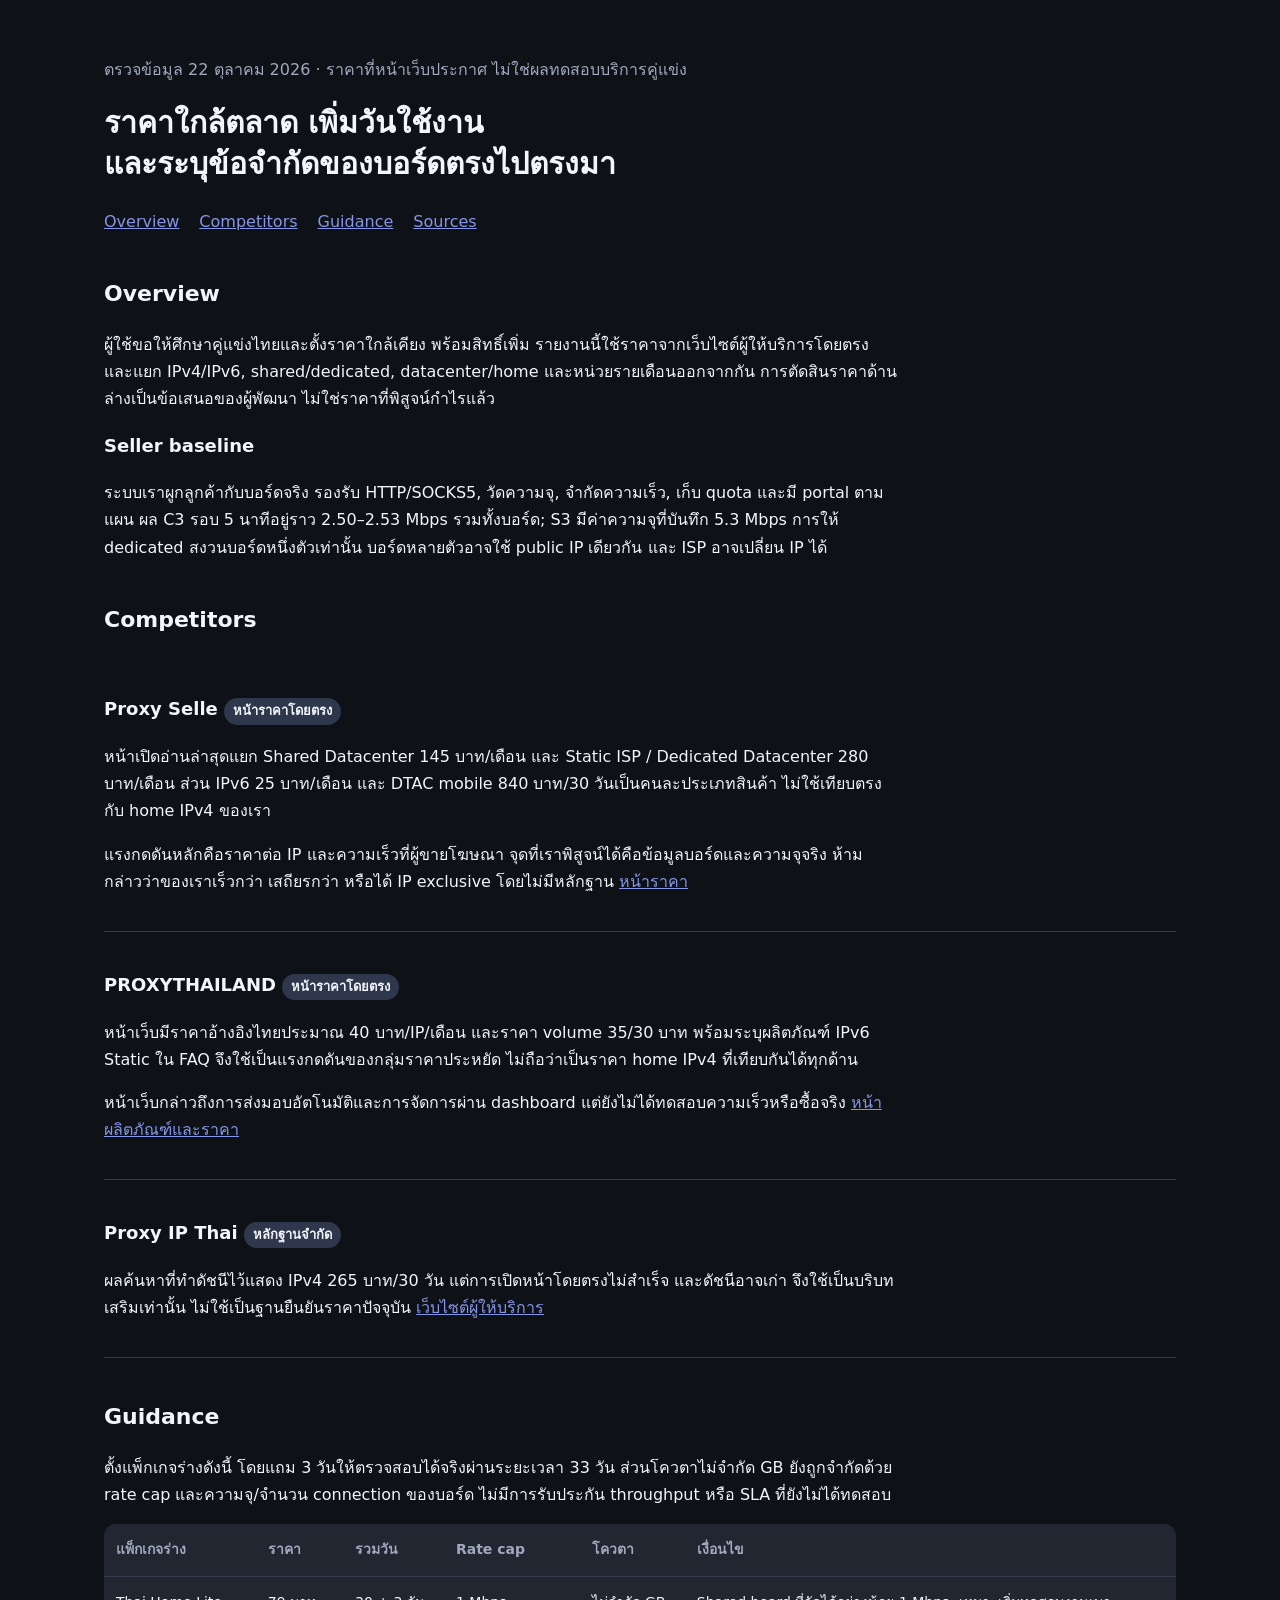
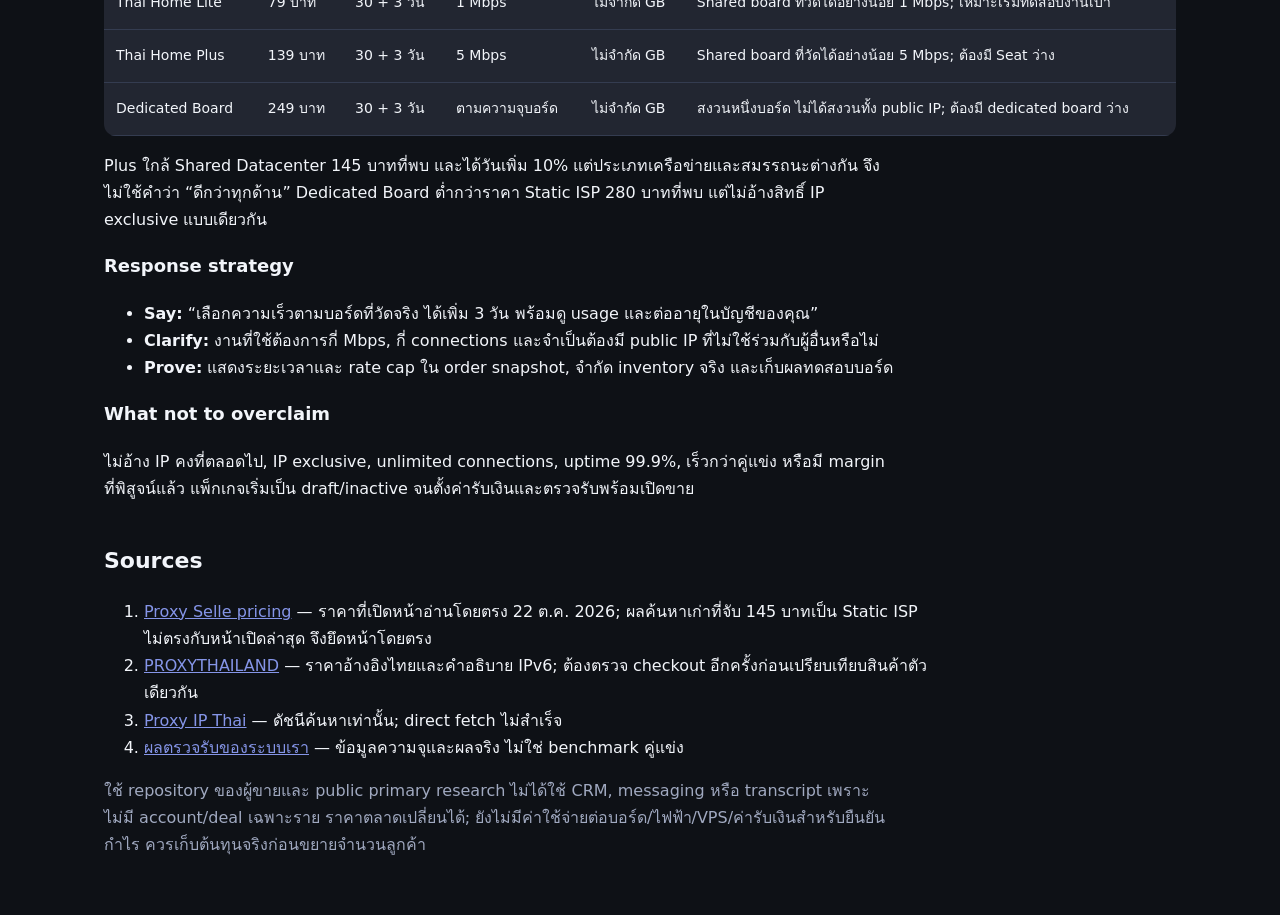
<file: docs/dashboard-review/05-thai-pricing-research.html>
<!doctype html><html lang="th"><meta charset="utf-8"><meta name="viewport" content="width=device-width,initial-scale=1"><title>Thai proxy pricing research · 22 October 2026</title>
<style>:root{color-scheme:dark;--bg:#0e1116;--panel:#222631;--fg:#f2f5fa;--muted:#a0a9c0;--link:#8595e8;--line:#343c50}*{box-sizing:border-box}body{margin:0;background:var(--bg);color:var(--fg);font:16px/1.7 "Segoe UI","Leelawadee UI",system-ui,sans-serif}main{max-width:1120px;margin:auto;padding:40px 24px}h1{font-size:30px;line-height:1.35}h2{margin-top:40px;font-size:22px}h3{font-size:18px}p,li{max-width:78ch}a{color:var(--link)}nav{display:flex;gap:20px;flex-wrap:wrap;margin:24px 0}section{scroll-margin-top:24px}table{width:100%;border-collapse:collapse;font-size:14px}th,td{text-align:left;vertical-align:top;border-bottom:1px solid var(--line);padding:14px 12px}th{color:var(--muted)}.table{overflow:auto;background:var(--panel);border-radius:12px}.note{color:var(--muted)}.status{display:inline-block;padding:2px 9px;background:#2f374c;border-radius:20px;font-size:13px}article{padding:20px 0;border-bottom:1px solid var(--line)}@media(max-width:600px){main{padding:24px 16px}h1{font-size:25px}table{min-width:660px}}</style>
<main><p class="note">ตรวจข้อมูล 22 ตุลาคม 2026 · ราคาที่หน้าเว็บประกาศ ไม่ใช่ผลทดสอบบริการคู่แข่ง</p><h1>ราคาใกล้ตลาด เพิ่มวันใช้งาน<br>และระบุข้อจำกัดของบอร์ดตรงไปตรงมา</h1>
<nav aria-label="ส่วนของรายงาน"><a href="#overview">Overview</a><a href="#competitors">Competitors</a><a href="#guidance">Guidance</a><a href="#sources">Sources</a></nav>
<section id="overview"><h2>Overview</h2><p>ผู้ใช้ขอให้ศึกษาคู่แข่งไทยและตั้งราคาใกล้เคียง พร้อมสิทธิ์เพิ่ม รายงานนี้ใช้ราคาจากเว็บไซต์ผู้ให้บริการโดยตรง และแยก IPv4/IPv6, shared/dedicated, datacenter/home และหน่วยรายเดือนออกจากกัน การตัดสินราคาด้านล่างเป็นข้อเสนอของผู้พัฒนา ไม่ใช่ราคาที่พิสูจน์กำไรแล้ว</p><h3>Seller baseline</h3><p>ระบบเราผูกลูกค้ากับบอร์ดจริง รองรับ HTTP/SOCKS5, วัดความจุ, จำกัดความเร็ว, เก็บ quota และมี portal ตามแผน ผล C3 รอบ 5 นาทีอยู่ราว 2.50–2.53 Mbps รวมทั้งบอร์ด; S3 มีค่าความจุที่บันทึก 5.3 Mbps การให้ dedicated สงวนบอร์ดหนึ่งตัวเท่านั้น บอร์ดหลายตัวอาจใช้ public IP เดียวกัน และ ISP อาจเปลี่ยน IP ได้</p></section>
<section id="competitors"><h2>Competitors</h2><article><h3>Proxy Selle <span class="status">หน้าราคาโดยตรง</span></h3><p>หน้าเปิดอ่านล่าสุดแยก Shared Datacenter 145 บาท/เดือน และ Static ISP / Dedicated Datacenter 280 บาท/เดือน ส่วน IPv6 25 บาท/เดือน และ DTAC mobile 840 บาท/30 วันเป็นคนละประเภทสินค้า ไม่ใช้เทียบตรงกับ home IPv4 ของเรา</p><p>แรงกดดันหลักคือราคาต่อ IP และความเร็วที่ผู้ขายโฆษณา จุดที่เราพิสูจน์ได้คือข้อมูลบอร์ดและความจุจริง ห้ามกล่าวว่าของเราเร็วกว่า เสถียรกว่า หรือได้ IP exclusive โดยไม่มีหลักฐาน <a href="https://www.proxy-selle.com/pricing">หน้าราคา</a></p></article>
<article><h3>PROXYTHAILAND <span class="status">หน้าราคาโดยตรง</span></h3><p>หน้าเว็บมีราคาอ้างอิงไทยประมาณ 40 บาท/IP/เดือน และราคา volume 35/30 บาท พร้อมระบุผลิตภัณฑ์ IPv6 Static ใน FAQ จึงใช้เป็นแรงกดดันของกลุ่มราคาประหยัด ไม่ถือว่าเป็นราคา home IPv4 ที่เทียบกันได้ทุกด้าน</p><p>หน้าเว็บกล่าวถึงการส่งมอบอัตโนมัติและการจัดการผ่าน dashboard แต่ยังไม่ได้ทดสอบความเร็วหรือซื้อจริง <a href="https://proxythailand.com/index.html">หน้าผลิตภัณฑ์และราคา</a></p></article>
<article><h3>Proxy IP Thai <span class="status">หลักฐานจำกัด</span></h3><p>ผลค้นหาที่ทำดัชนีไว้แสดง IPv4 265 บาท/30 วัน แต่การเปิดหน้าโดยตรงไม่สำเร็จ และดัชนีอาจเก่า จึงใช้เป็นบริบทเสริมเท่านั้น ไม่ใช้เป็นฐานยืนยันราคาปัจจุบัน <a href="https://www.proxythailand.net/">เว็บไซต์ผู้ให้บริการ</a></p></article></section>
<section id="guidance"><h2>Guidance</h2><p>ตั้งแพ็กเกจร่างดังนี้ โดยแถม 3 วันให้ตรวจสอบได้จริงผ่านระยะเวลา 33 วัน ส่วนโควตาไม่จำกัด GB ยังถูกจำกัดด้วย rate cap และความจุ/จำนวน connection ของบอร์ด ไม่มีการรับประกัน throughput หรือ SLA ที่ยังไม่ได้ทดสอบ</p>
<div class="table"><table><thead><tr><th>แพ็กเกจร่าง</th><th>ราคา</th><th>รวมวัน</th><th>Rate cap</th><th>โควตา</th><th>เงื่อนไข</th></tr></thead><tbody><tr><td>Thai Home Lite</td><td>79 บาท</td><td>30 + 3 วัน</td><td>1 Mbps</td><td>ไม่จำกัด GB</td><td>Shared board ที่วัดได้อย่างน้อย 1 Mbps; เหมาะเริ่มทดสอบงานเบา</td></tr><tr><td>Thai Home Plus</td><td>139 บาท</td><td>30 + 3 วัน</td><td>5 Mbps</td><td>ไม่จำกัด GB</td><td>Shared board ที่วัดได้อย่างน้อย 5 Mbps; ต้องมี Seat ว่าง</td></tr><tr><td>Dedicated Board</td><td>249 บาท</td><td>30 + 3 วัน</td><td>ตามความจุบอร์ด</td><td>ไม่จำกัด GB</td><td>สงวนหนึ่งบอร์ด ไม่ได้สงวนทั้ง public IP; ต้องมี dedicated board ว่าง</td></tr></tbody></table></div>
<p>Plus ใกล้ Shared Datacenter 145 บาทที่พบ และได้วันเพิ่ม 10% แต่ประเภทเครือข่ายและสมรรถนะต่างกัน จึงไม่ใช้คำว่า “ดีกว่าทุกด้าน” Dedicated Board ต่ำกว่าราคา Static ISP 280 บาทที่พบ แต่ไม่อ้างสิทธิ์ IP exclusive แบบเดียวกัน</p><h3>Response strategy</h3><ul><li><strong>Say:</strong> “เลือกความเร็วตามบอร์ดที่วัดจริง ได้เพิ่ม 3 วัน พร้อมดู usage และต่ออายุในบัญชีของคุณ”</li><li><strong>Clarify:</strong> งานที่ใช้ต้องการกี่ Mbps, กี่ connections และจำเป็นต้องมี public IP ที่ไม่ใช้ร่วมกับผู้อื่นหรือไม่</li><li><strong>Prove:</strong> แสดงระยะเวลาและ rate cap ใน order snapshot, จำกัด inventory จริง และเก็บผลทดสอบบอร์ด</li></ul><h3>What not to overclaim</h3><p>ไม่อ้าง IP คงที่ตลอดไป, IP exclusive, unlimited connections, uptime 99.9%, เร็วกว่าคู่แข่ง หรือมี margin ที่พิสูจน์แล้ว แพ็กเกจเริ่มเป็น draft/inactive จนตั้งค่ารับเงินและตรวจรับพร้อมเปิดขาย</p></section>
<section id="sources"><h2>Sources</h2><ol><li><a href="https://www.proxy-selle.com/pricing">Proxy Selle pricing</a> — ราคาที่เปิดหน้าอ่านโดยตรง 22 ต.ค. 2026; ผลค้นหาเก่าที่จับ 145 บาทเป็น Static ISP ไม่ตรงกับหน้าเปิดล่าสุด จึงยึดหน้าโดยตรง</li><li><a href="https://proxythailand.com/index.html">PROXYTHAILAND</a> — ราคาอ้างอิงไทยและคำอธิบาย IPv6; ต้องตรวจ checkout อีกครั้งก่อนเปรียบเทียบสินค้าตัวเดียวกัน</li><li><a href="https://www.proxythailand.net/">Proxy IP Thai</a> — ดัชนีค้นหาเท่านั้น; direct fetch ไม่สำเร็จ</li><li><a href="04-phase2-acceptance.md">ผลตรวจรับของระบบเรา</a> — ข้อมูลความจุและผลจริง ไม่ใช่ benchmark คู่แข่ง</li></ol><p class="note">ใช้ repository ของผู้ขายและ public primary research ไม่ได้ใช้ CRM, messaging หรือ transcript เพราะไม่มี account/deal เฉพาะราย ราคาตลาดเปลี่ยนได้; ยังไม่มีค่าใช้จ่ายต่อบอร์ด/ไฟฟ้า/VPS/ค่ารับเงินสำหรับยืนยันกำไร ควรเก็บต้นทุนจริงก่อนขยายจำนวนลูกค้า</p></section></main></html>
</file>
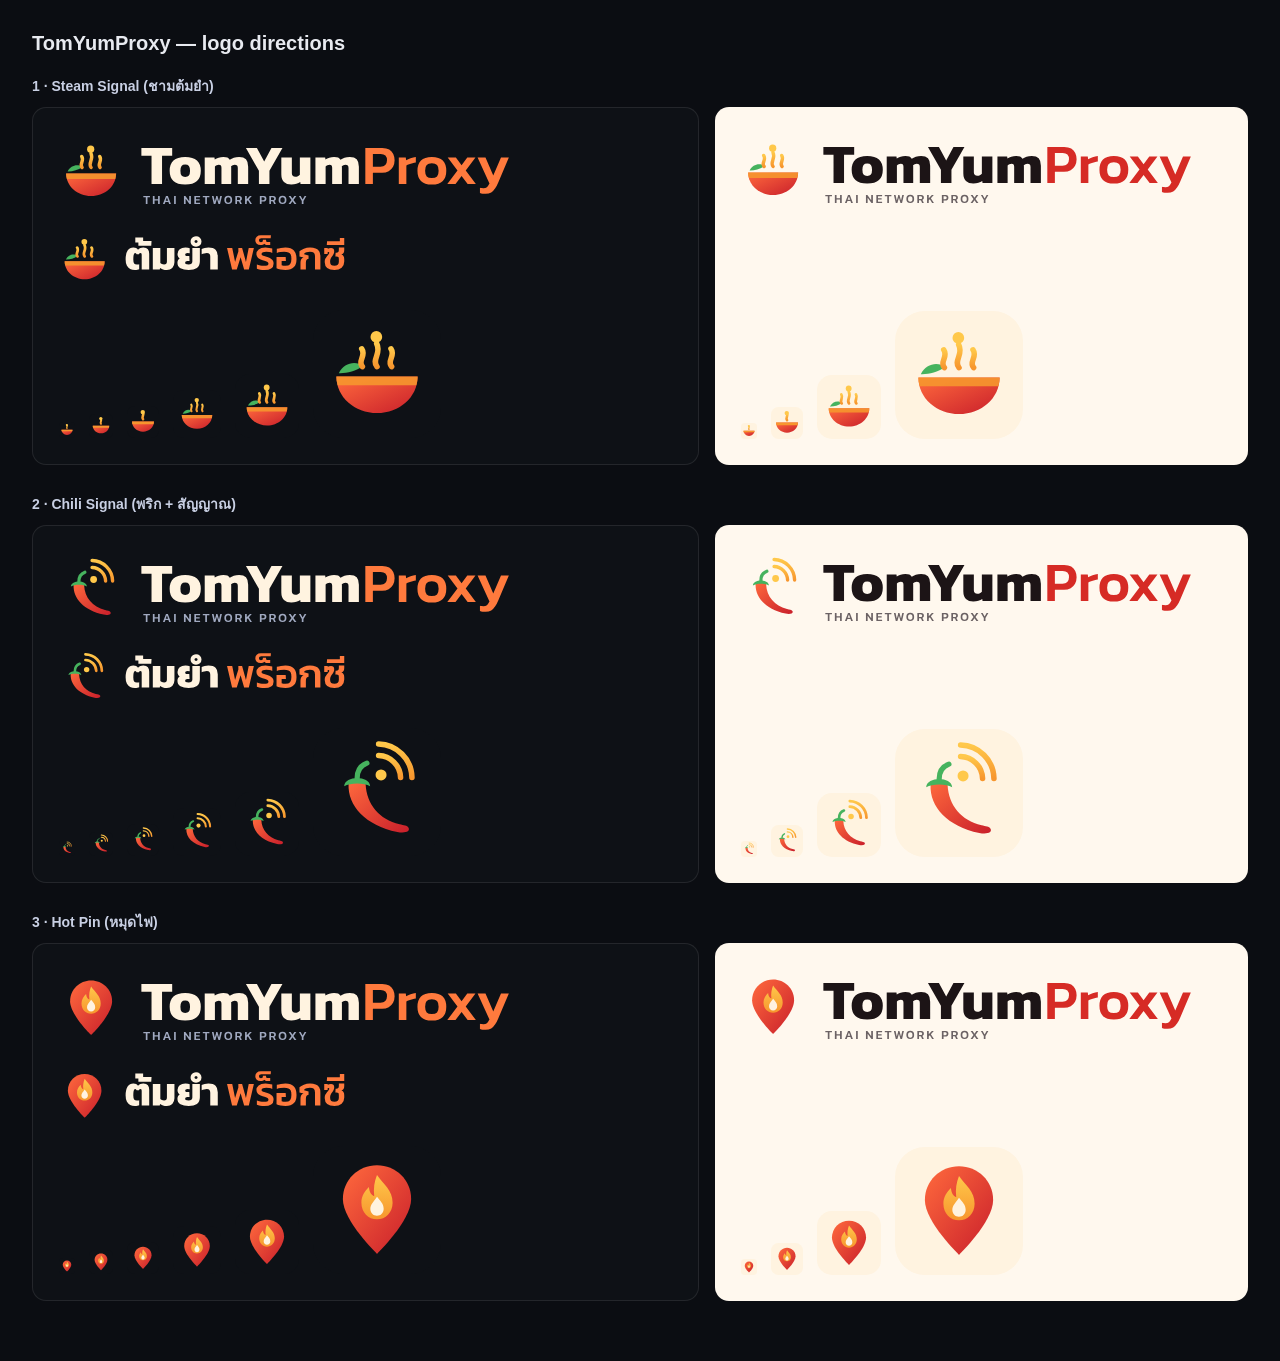
<file: docs/brand/tomyumproxy/board.html>
<!doctype html><meta charset="utf-8"><title>TomYumProxy logo directions</title><style>body{margin:0;padding:32px;background:#0b0d12;color:#e8eaf0;font:14px "Segoe UI",sans-serif}h1{font-size:20px;margin:0 0 20px}section{margin-bottom:28px}h2{font-size:14px;font-weight:600;margin:0 0 10px;color:#c9d0e4}.pair{display:grid;grid-template-columns:1.25fr 1fr;gap:16px}.dark,.light{display:grid;gap:18px;padding:26px;border-radius:14px}.dark{background:#0E1116;border:1px solid #ffffff17}.light{background:#FFF8EE}.sizes{display:flex;gap:14px;align-items:flex-end}</style><h1>TomYumProxy — logo directions</h1><section><h2>1 · Steam Signal (ชามต้มยำ)</h2><div class="pair"><div class="dark"><img src="bowl-lockup-dark.svg" height="76" alt=""><img src="bowl-lockup-th-dark.svg" height="64" alt=""><div class="sizes"><img src="bowl-favicon-dark.svg" width="16" height="16" alt=""><img src="bowl-favicon-dark.svg" width="24" height="24" alt=""><img src="bowl-favicon-dark.svg" width="32" height="32" alt=""><img src="bowl-tile-dark.svg" width="48" height="48" alt=""><img src="bowl-tile-dark.svg" width="64" height="64" alt=""><img src="bowl-tile-dark.svg" width="128" height="128" alt=""></div></div><div class="light"><img src="bowl-lockup-light.svg" height="76" alt=""><div class="sizes"><img src="bowl-favicon-light.svg" width="16" height="16" alt=""><img src="bowl-favicon-light.svg" width="32" height="32" alt=""><img src="bowl-tile-light.svg" width="64" height="64" alt=""><img src="bowl-tile-light.svg" width="128" height="128" alt=""></div></div></div></section><section><h2>2 · Chili Signal (พริก + สัญญาณ)</h2><div class="pair"><div class="dark"><img src="chili-lockup-dark.svg" height="76" alt=""><img src="chili-lockup-th-dark.svg" height="64" alt=""><div class="sizes"><img src="chili-tile-dark.svg" width="16" height="16" alt=""><img src="chili-tile-dark.svg" width="24" height="24" alt=""><img src="chili-tile-dark.svg" width="32" height="32" alt=""><img src="chili-tile-dark.svg" width="48" height="48" alt=""><img src="chili-tile-dark.svg" width="64" height="64" alt=""><img src="chili-tile-dark.svg" width="128" height="128" alt=""></div></div><div class="light"><img src="chili-lockup-light.svg" height="76" alt=""><div class="sizes"><img src="chili-tile-light.svg" width="16" height="16" alt=""><img src="chili-tile-light.svg" width="32" height="32" alt=""><img src="chili-tile-light.svg" width="64" height="64" alt=""><img src="chili-tile-light.svg" width="128" height="128" alt=""></div></div></div></section><section><h2>3 · Hot Pin (หมุดไฟ)</h2><div class="pair"><div class="dark"><img src="pin-lockup-dark.svg" height="76" alt=""><img src="pin-lockup-th-dark.svg" height="64" alt=""><div class="sizes"><img src="pin-tile-dark.svg" width="16" height="16" alt=""><img src="pin-tile-dark.svg" width="24" height="24" alt=""><img src="pin-tile-dark.svg" width="32" height="32" alt=""><img src="pin-tile-dark.svg" width="48" height="48" alt=""><img src="pin-tile-dark.svg" width="64" height="64" alt=""><img src="pin-tile-dark.svg" width="128" height="128" alt=""></div></div><div class="light"><img src="pin-lockup-light.svg" height="76" alt=""><div class="sizes"><img src="pin-tile-light.svg" width="16" height="16" alt=""><img src="pin-tile-light.svg" width="32" height="32" alt=""><img src="pin-tile-light.svg" width="64" height="64" alt=""><img src="pin-tile-light.svg" width="128" height="128" alt=""></div></div></div></section>
</file>
